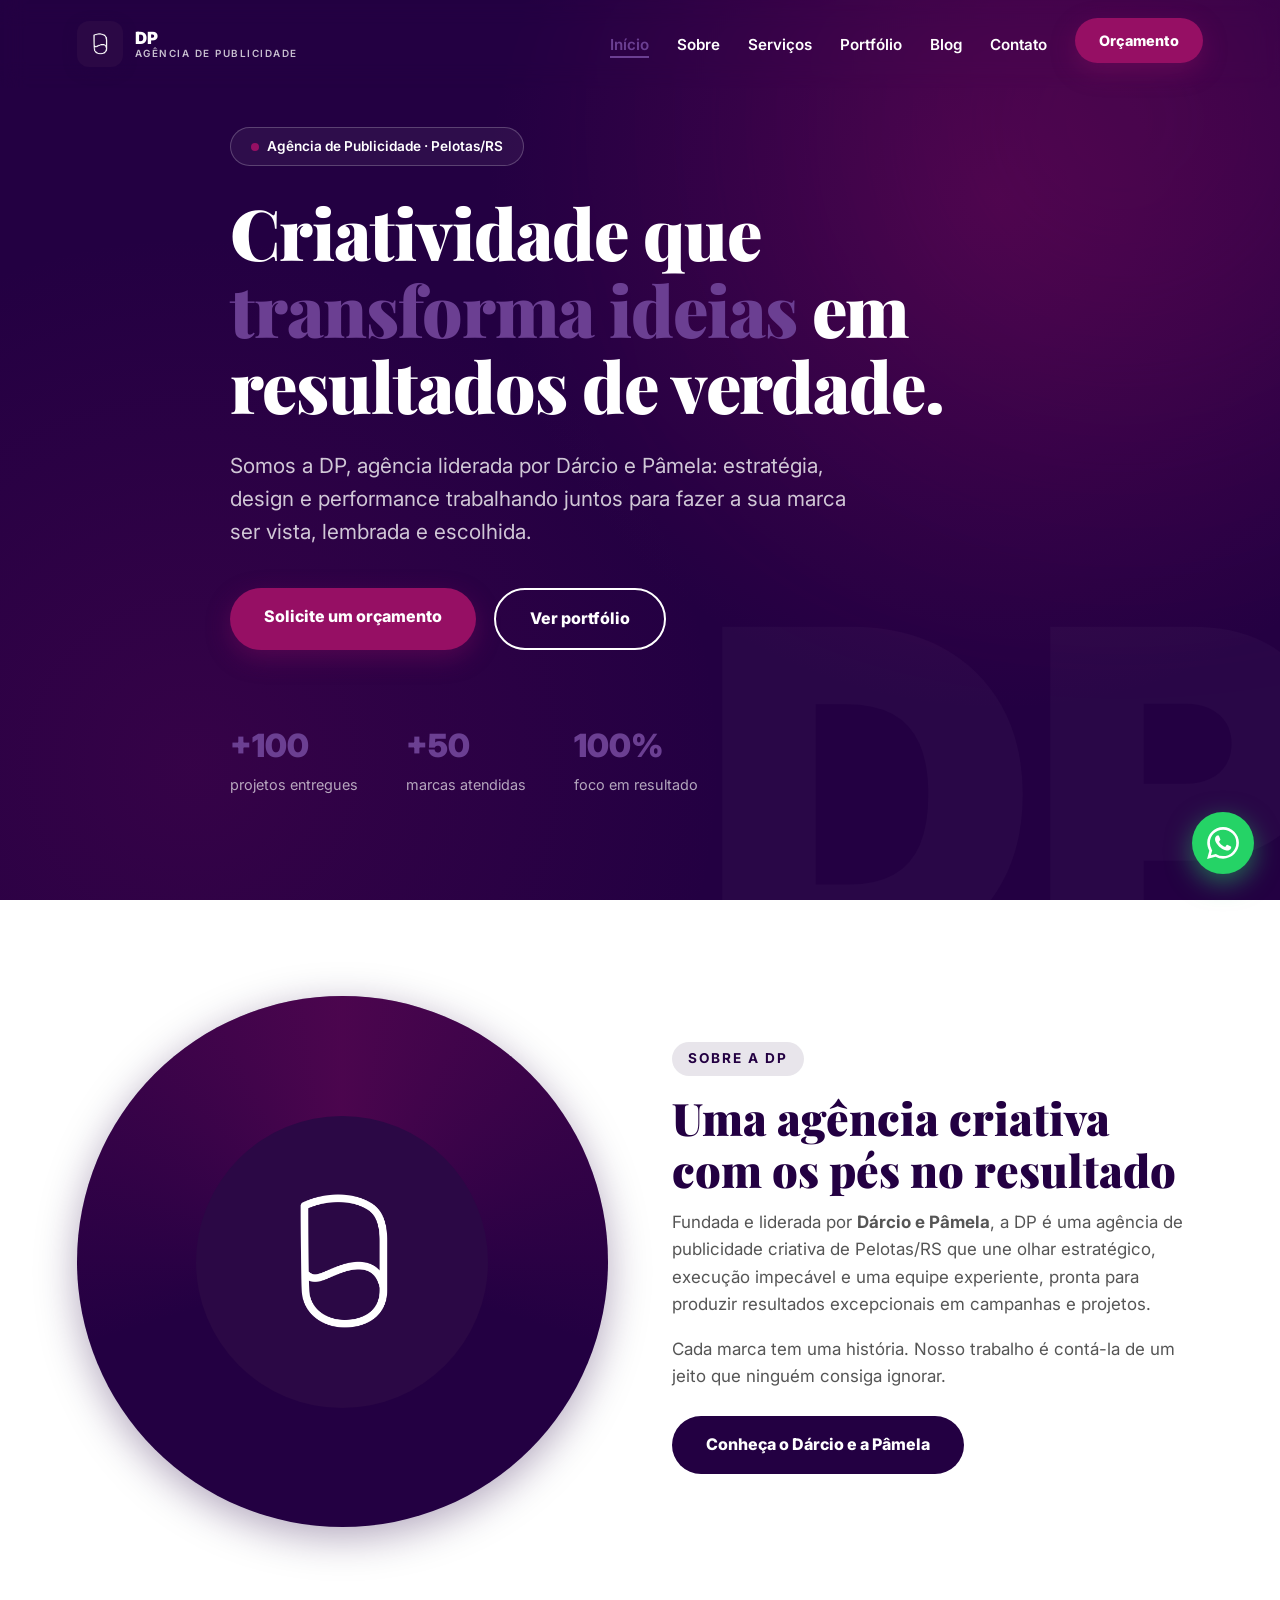
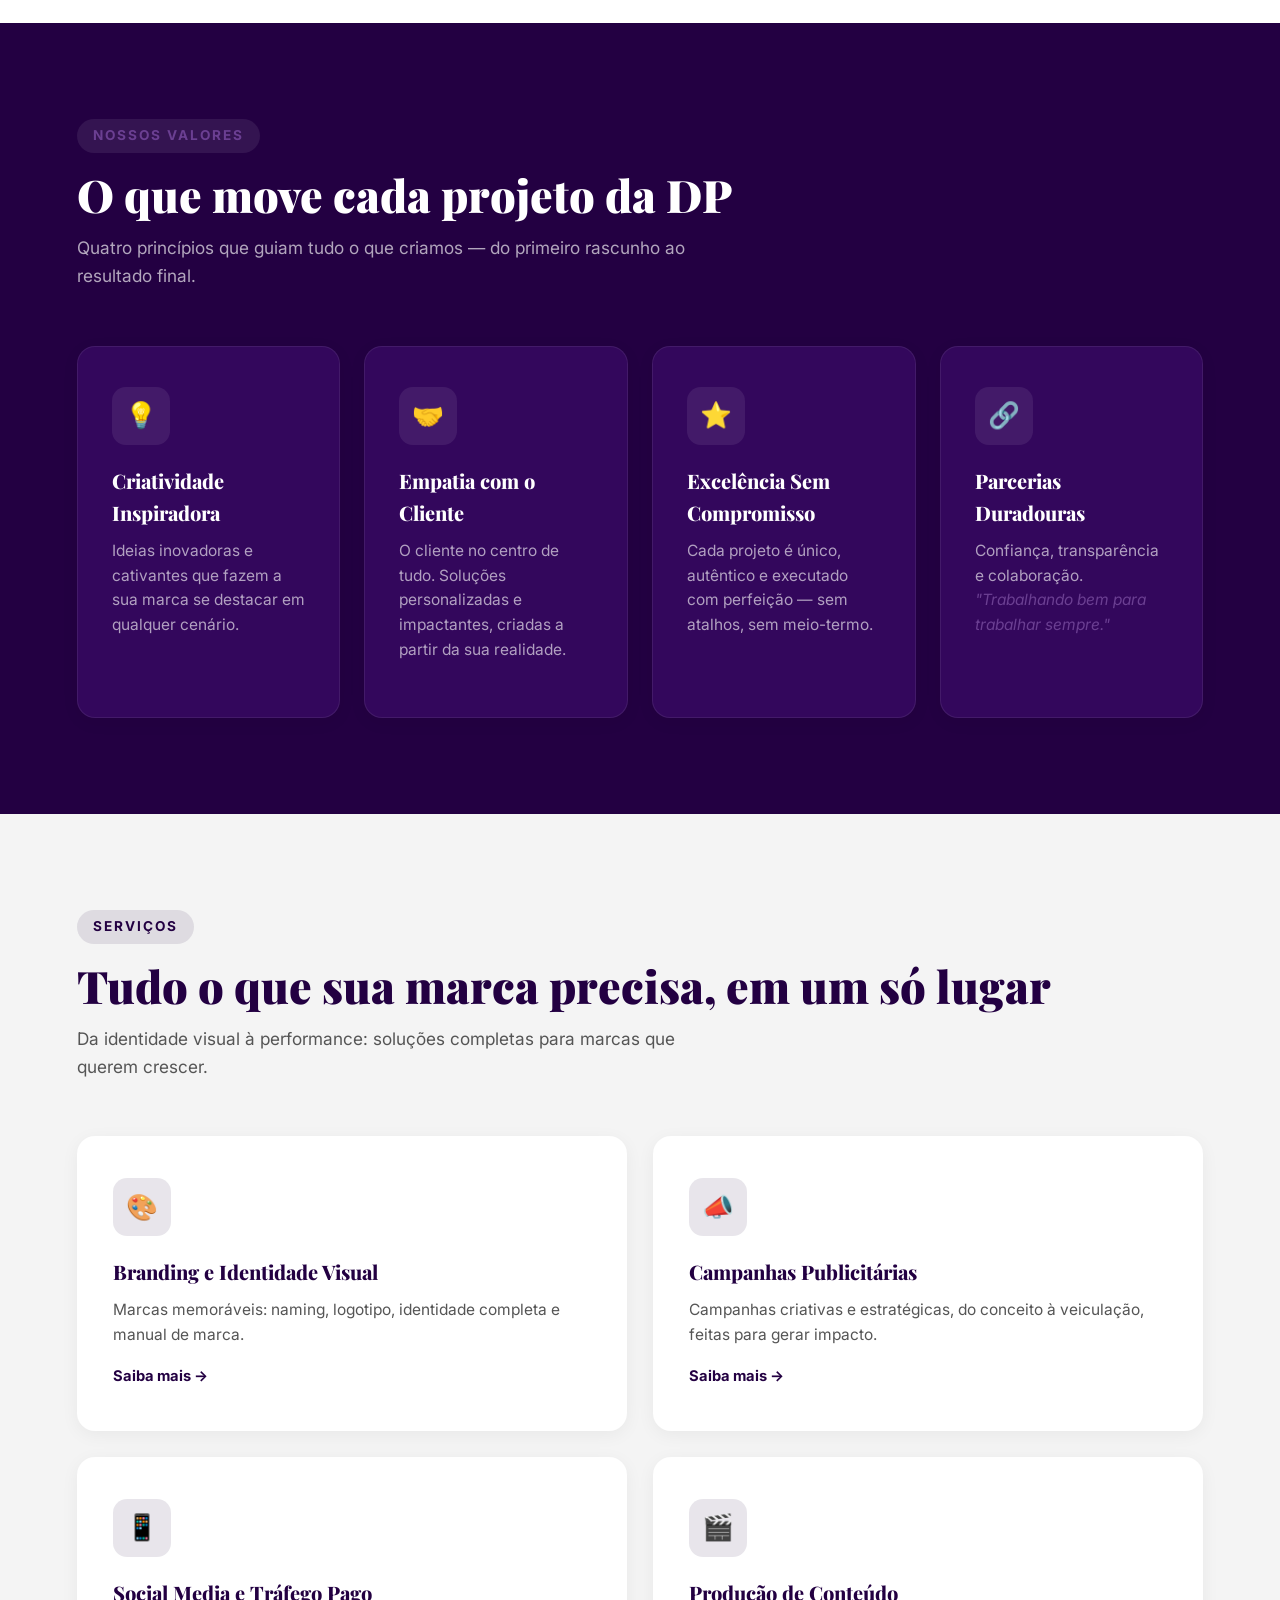
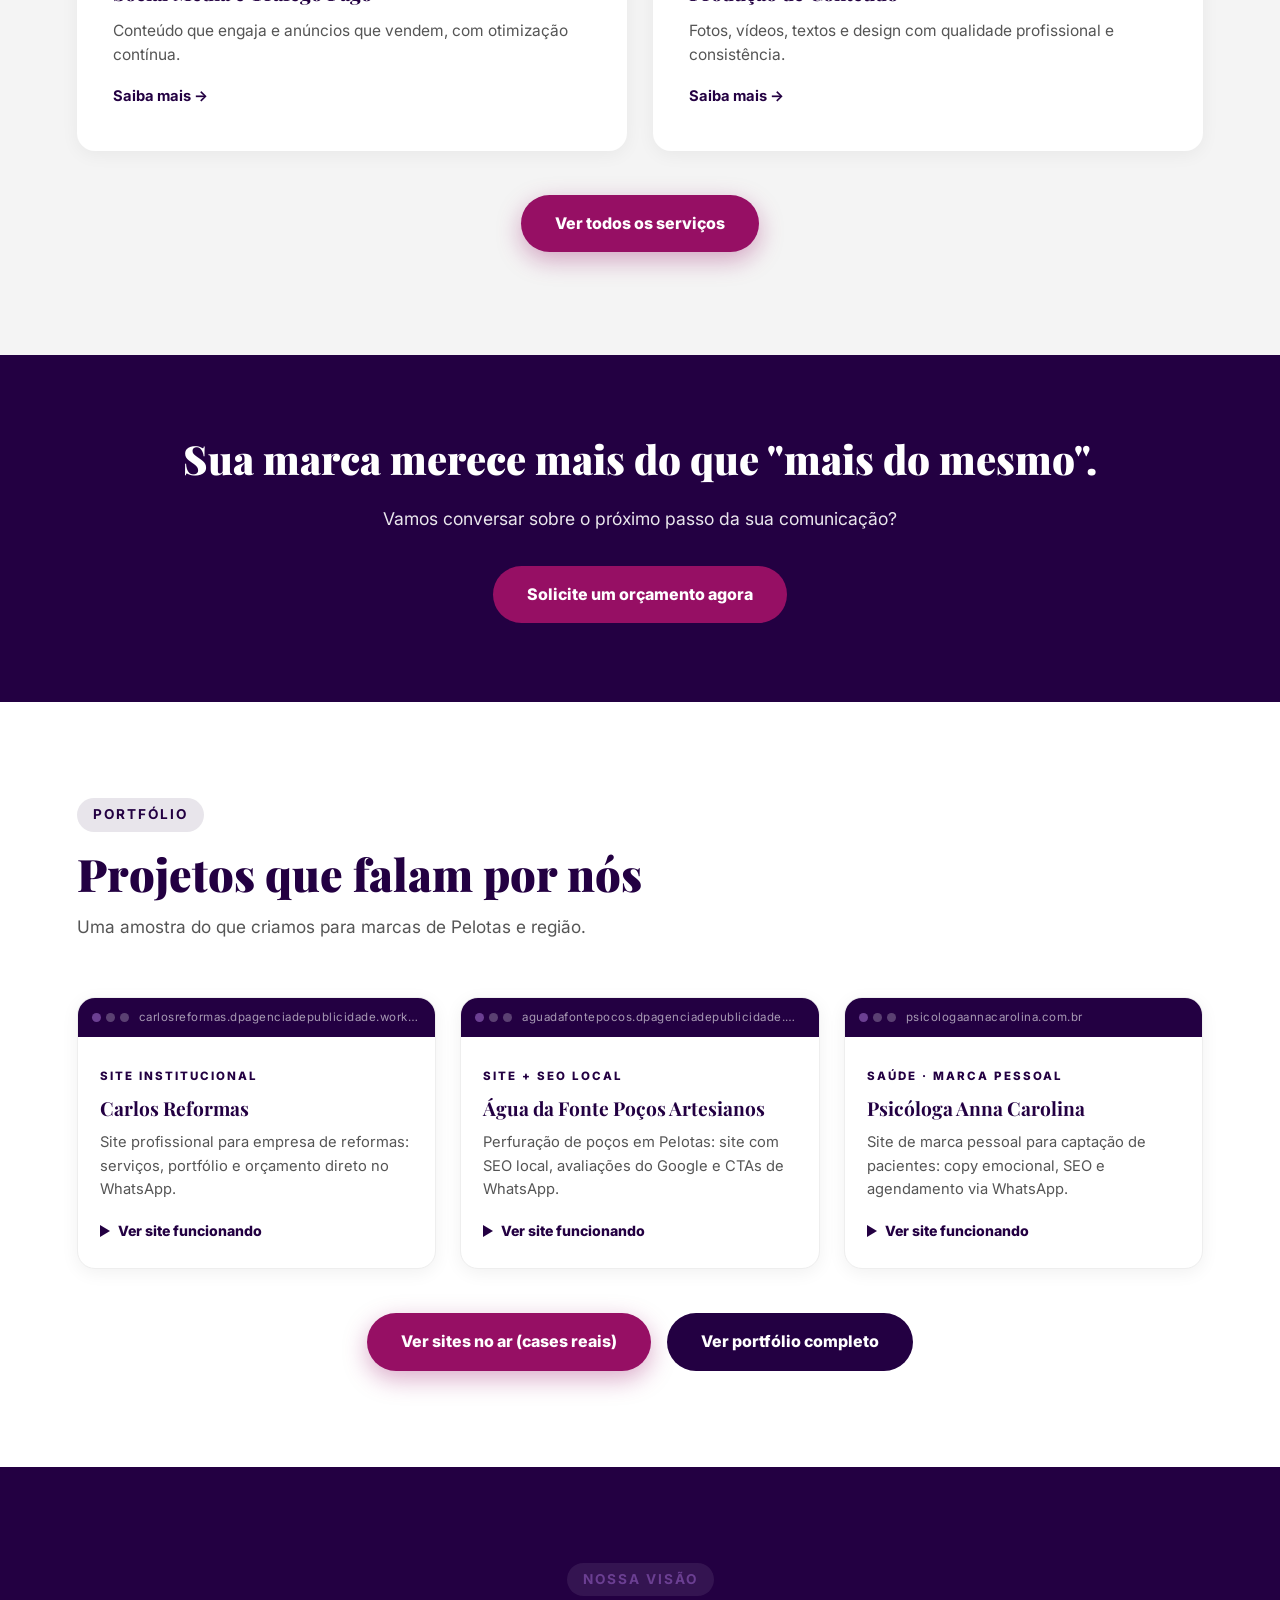
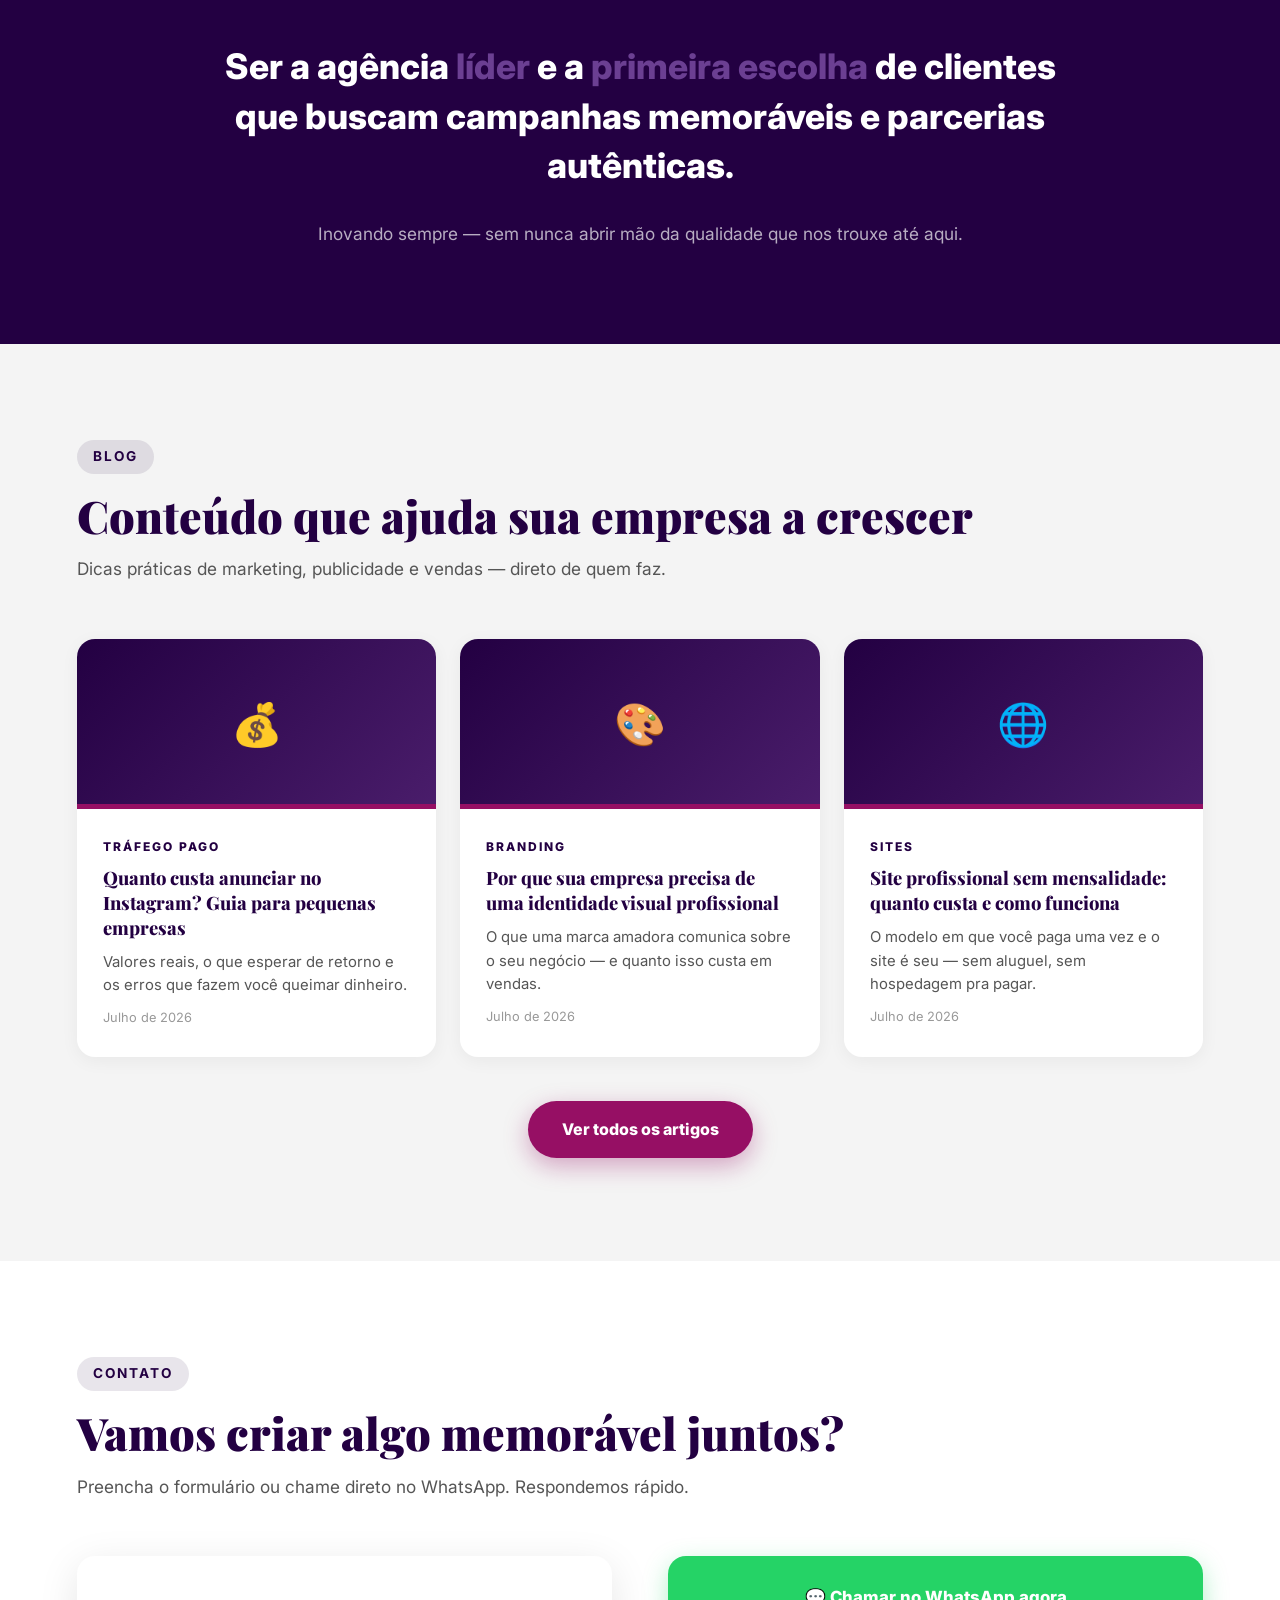
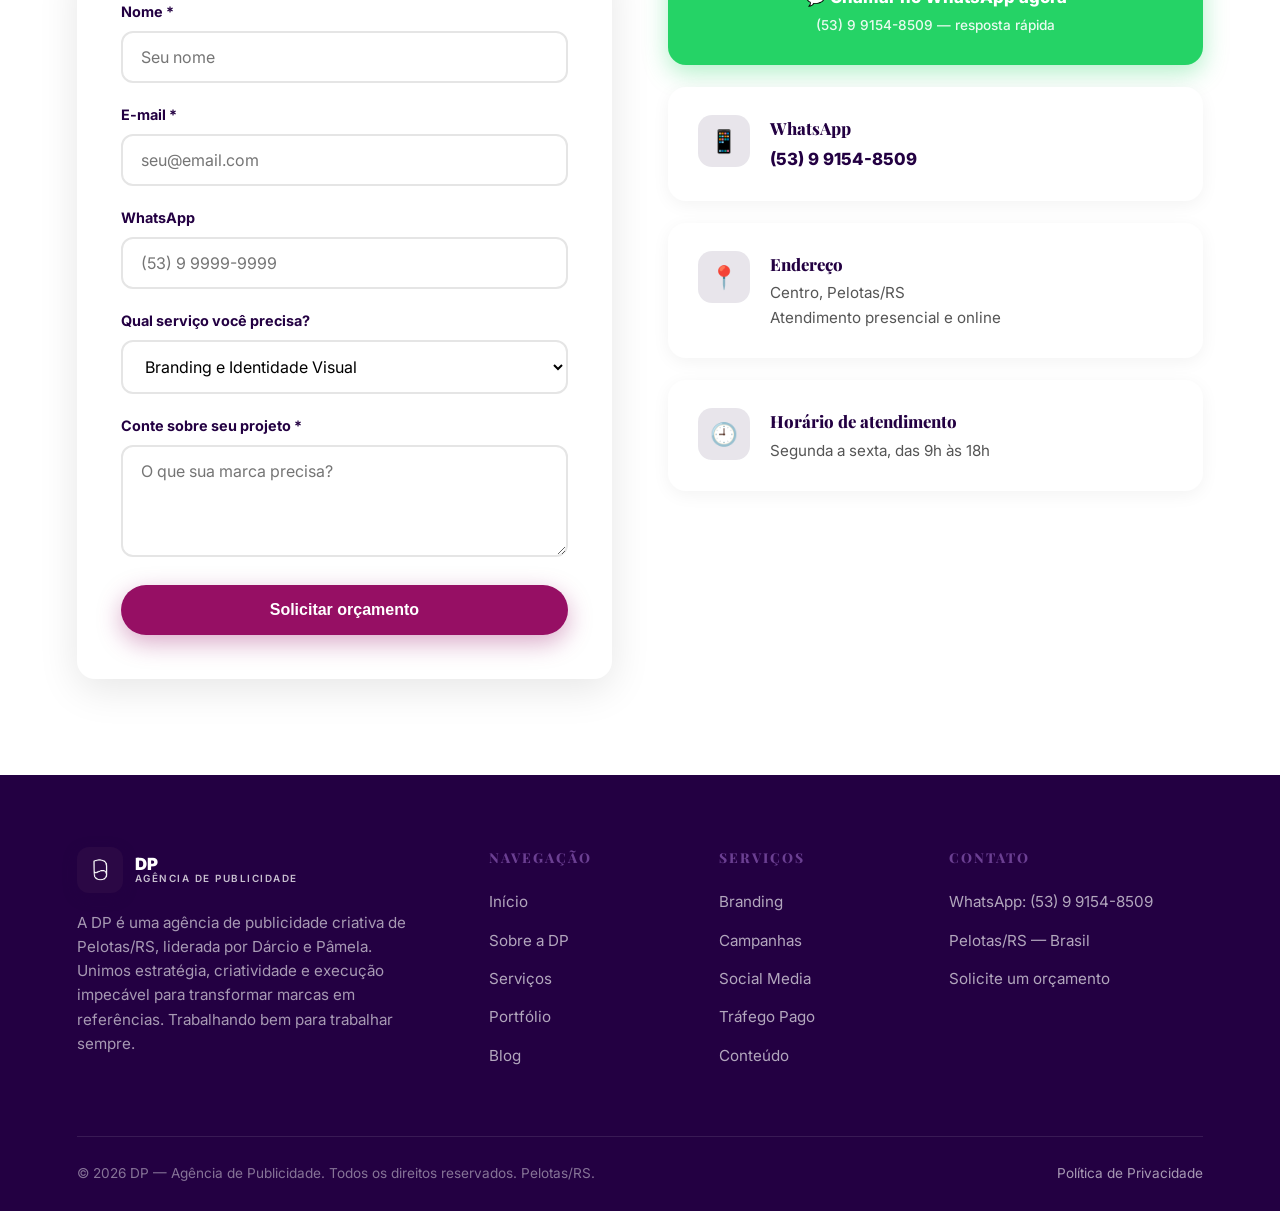
<file: index.html>
<!DOCTYPE html>
<html lang="pt-BR">
<head>
<meta charset="UTF-8">
<meta name="viewport" content="width=device-width, initial-scale=1.0">
<title>DP — Agência de Publicidade em Pelotas/RS | Criatividade que Gera Resultados</title>
<meta name="description" content="A DP é uma agência de publicidade criativa em Pelotas/RS, liderada por Dárcio e Pâmela. Branding, campanhas, social media, tráfego pago e conteúdo. Solicite um orçamento.">
<meta name="keywords" content="agência de publicidade Pelotas, marketing digital Pelotas, branding, tráfego pago, social media, campanhas publicitárias">
<meta name="author" content="DP — Agência de Publicidade">
<meta name="robots" content="index, follow">
<link rel="canonical" href="https://dpagenciadepublicidade-beep.github.io/sitedpagenciadepublicidade/">
<meta property="og:type" content="website">
<meta property="og:title" content="DP — Agência de Publicidade em Pelotas/RS">
<meta property="og:description" content="Criatividade que gera resultados. Branding, campanhas, social media e tráfego pago.">
<meta property="og:image" content="https://dpagenciadepublicidade-beep.github.io/sitedpagenciadepublicidade/img/logo.png">
<meta property="og:locale" content="pt_BR">
<link rel="icon" href="img/logo.png">
<link href="https://fonts.cdnfonts.com/css/hatton" rel="stylesheet">
<link href="https://fonts.googleapis.com/css2?family=Playfair+Display:wght@600;700;800&family=Inter:wght@400;500;600;700&display=swap" rel="stylesheet">
<link rel="stylesheet" href="css/estilo.css">
<script type="application/ld+json">
{"@context":"https://schema.org","@type":"AdvertisingAgency","name":"DP — Agência de Publicidade","description":"Agência de publicidade criativa em Pelotas/RS.","founder":[{"@type":"Person","name":"Dárcio"},{"@type":"Person","name":"Pâmela"}],"address":{"@type":"PostalAddress","addressLocality":"Pelotas","addressRegion":"RS","addressCountry":"BR"},"telephone":"+5553991548509","areaServed":"Pelotas e região"}
</script>
</head>
<body>

<header id="header" class="transparente">
  <a href="index.html" class="logo" aria-label="DP Agência de Publicidade — Início">
    <img src="img/logo.png" alt="Logo DP Agência de Publicidade">
    <span class="logo-text">DP<small>Agência de Publicidade</small></span>
  </a>
  <button class="menu-toggle" id="menuToggle" aria-label="Abrir menu" aria-expanded="false"><span></span><span></span><span></span></button>
  <nav id="nav" aria-label="Navegação principal">
    <ul>
      <li><a href="index.html" class="ativo">Início</a></li>
      <li><a href="sobre.html">Sobre</a></li>
      <li><a href="servicos.html">Serviços</a></li>
      <li><a href="galeria.html">Portfólio</a></li>
      <li><a href="blog.html">Blog</a></li>
      <li><a href="index.html#contato">Contato</a></li>
      <li><a href="https://wa.me/5553991548509?text=Ol%C3%A1!%20Quero%20solicitar%20um%20or%C3%A7amento%20com%20a%20DP." target="_blank" rel="noopener" class="btn btn-roxo">Orçamento</a></li>
    </ul>
  </nav>
</header>

<section class="hero" id="inicio">
  <div class="hero-blob"></div>
  <div class="container">
    <div class="hero-tag reveal visible"><span class="dot"></span> Agência de Publicidade · Pelotas/RS</div>
    <h1 class="reveal visible">Criatividade que <em>transforma ideias</em> em resultados de verdade.</h1>
    <p class="reveal visible delay-1">Somos a DP, agência liderada por Dárcio e Pâmela: estratégia, design e performance trabalhando juntos para fazer a sua marca ser vista, lembrada e escolhida.</p>
    <div class="hero-ctas reveal visible delay-2">
      <a href="https://wa.me/5553991548509?text=Ol%C3%A1!%20Quero%20solicitar%20um%20or%C3%A7amento%20com%20a%20DP." target="_blank" rel="noopener" class="btn btn-roxo">Solicite um orçamento</a>
      <a href="galeria.html" class="btn btn-outline">Ver portfólio</a>
    </div>
    <div class="hero-stats reveal visible delay-3">
      <div><strong>+100</strong><span>projetos entregues</span></div>
      <div><strong>+50</strong><span>marcas atendidas</span></div>
      <div><strong>100%</strong><span>foco em resultado</span></div>
    </div>
  </div>
</section>


<section>
  <div class="container" style="display:grid;grid-template-columns:1fr 1fr;gap:64px;align-items:center" id="sobre-home">
    <div class="reveal-left sobre-circulo">
      <img src="img/logo.png" alt="DP">
    </div>
    <div class="reveal-right">
      <span class="sec-tag">Sobre a DP</span>
      <h2 class="sec-title">Uma agência criativa com os pés no resultado</h2>
      <p style="color:var(--cinza-texto);margin-bottom:18px;font-size:1.06rem">Fundada e liderada por <strong>Dárcio e Pâmela</strong>, a DP é uma agência de publicidade criativa de Pelotas/RS que une olhar estratégico, execução impecável e uma equipe experiente, pronta para produzir resultados excepcionais em campanhas e projetos.</p>
      <p style="color:var(--cinza-texto);margin-bottom:26px;font-size:1.06rem">Cada marca tem uma história. Nosso trabalho é contá-la de um jeito que ninguém consiga ignorar.</p>
      <a href="sobre.html" class="btn btn-preto">Conheça o Dárcio e a Pâmela</a>
    </div>
  </div>
</section>

<section class="fundo-preto">
  <div class="container">
    <span class="sec-tag">Nossos Valores</span>
    <h2 class="sec-title">O que move cada projeto da DP</h2>
    <p class="sec-sub">Quatro princípios que guiam tudo o que criamos — do primeiro rascunho ao resultado final.</p>
    <div class="grid-4">
      <article class="card card-escuro reveal delay-1"><div class="icone">💡</div><h3>Criatividade Inspiradora</h3><p>Ideias inovadoras e cativantes que fazem a sua marca se destacar em qualquer cenário.</p></article>
      <article class="card card-escuro reveal delay-2"><div class="icone">🤝</div><h3>Empatia com o Cliente</h3><p>O cliente no centro de tudo. Soluções personalizadas e impactantes, criadas a partir da sua realidade.</p></article>
      <article class="card card-escuro reveal delay-3"><div class="icone">⭐</div><h3>Excelência Sem Compromisso</h3><p>Cada projeto é único, autêntico e executado com perfeição — sem atalhos, sem meio-termo.</p></article>
      <article class="card card-escuro reveal delay-4"><div class="icone">🔗</div><h3>Parcerias Duradouras</h3><p>Confiança, transparência e colaboração. <em style="color:var(--roxo-claro)">"Trabalhando bem para trabalhar sempre."</em></p></article>
    </div>
  </div>
</section>

<section class="fundo-cinza">
  <div class="container">
    <span class="sec-tag">Serviços</span>
    <h2 class="sec-title">Tudo o que sua marca precisa, em um só lugar</h2>
    <p class="sec-sub">Da identidade visual à performance: soluções completas para marcas que querem crescer.</p>
    <div class="grid-2">
      <article class="card reveal delay-1"><div class="icone">🎨</div><h3>Branding e Identidade Visual</h3><p>Marcas memoráveis: naming, logotipo, identidade completa e manual de marca.</p><a href="servicos.html#branding" class="link-roxo">Saiba mais →</a></article>
      <article class="card reveal delay-2"><div class="icone">📣</div><h3>Campanhas Publicitárias</h3><p>Campanhas criativas e estratégicas, do conceito à veiculação, feitas para gerar impacto.</p><a href="servicos.html#campanhas" class="link-roxo">Saiba mais →</a></article>
      <article class="card reveal delay-3"><div class="icone">📱</div><h3>Social Media e Tráfego Pago</h3><p>Conteúdo que engaja e anúncios que vendem, com otimização contínua.</p><a href="servicos.html#social" class="link-roxo">Saiba mais →</a></article>
      <article class="card reveal delay-4"><div class="icone">🎬</div><h3>Produção de Conteúdo</h3><p>Fotos, vídeos, textos e design com qualidade profissional e consistência.</p><a href="servicos.html#conteudo" class="link-roxo">Saiba mais →</a></article>
    </div>
    <div style="text-align:center;margin-top:44px" class="reveal"><a href="servicos.html" class="btn btn-roxo">Ver todos os serviços</a></div>
  </div>
</section>

<section class="cta-faixa reveal">
  <h2>Sua marca merece mais do que "mais do mesmo".</h2>
  <p>Vamos conversar sobre o próximo passo da sua comunicação?</p>
  <a href="https://wa.me/5553991548509?text=Ol%C3%A1!%20Quero%20solicitar%20um%20or%C3%A7amento%20com%20a%20DP." target="_blank" rel="noopener" class="btn">Solicite um orçamento agora</a>
</section>

<section>
  <div class="container">
    <span class="sec-tag">Portfólio</span>
    <h2 class="sec-title">Projetos que falam por nós</h2>
    <p class="sec-sub">Uma amostra do que criamos para marcas de Pelotas e região.</p>
    <div class="cases-grid">
      <a class="case-item reveal delay-1" href="https://carlosreformas.dpagenciadepublicidade.workers.dev/" target="_blank" rel="noopener">
        <div class="case-browser"><span class="dots"><i></i><i></i><i></i></span><span class="case-url">carlosreformas.dpagenciadepublicidade.workers.dev</span></div>
        <div class="case-body"><span class="case-tag">Site institucional</span><h3>Carlos Reformas</h3><p>Site profissional para empresa de reformas: serviços, portfólio e orçamento direto no WhatsApp.</p><span class="case-play">Ver site funcionando</span></div>
      </a>
      <a class="case-item reveal delay-2" href="https://aguadafontepocos.dpagenciadepublicidade.workers.dev/" target="_blank" rel="noopener">
        <div class="case-browser"><span class="dots"><i></i><i></i><i></i></span><span class="case-url">aguadafontepocos.dpagenciadepublicidade.workers.dev</span></div>
        <div class="case-body"><span class="case-tag">Site + SEO local</span><h3>Água da Fonte Poços Artesianos</h3><p>Perfuração de poços em Pelotas: site com SEO local, avaliações do Google e CTAs de WhatsApp.</p><span class="case-play">Ver site funcionando</span></div>
      </a>
      <a class="case-item reveal delay-3" href="https://psicologaannacarolina.com.br/" target="_blank" rel="noopener">
        <div class="case-browser"><span class="dots"><i></i><i></i><i></i></span><span class="case-url">psicologaannacarolina.com.br</span></div>
        <div class="case-body"><span class="case-tag">Saúde · Marca pessoal</span><h3>Psicóloga Anna Carolina</h3><p>Site de marca pessoal para captação de pacientes: copy emocional, SEO e agendamento via WhatsApp.</p><span class="case-play">Ver site funcionando</span></div>
      </a>
    </div>
    <div style="text-align:center;margin-top:44px;display:flex;gap:16px;justify-content:center;flex-wrap:wrap" class="reveal"><a href="galeria.html#cases" class="btn btn-roxo">Ver sites no ar (cases reais)</a><a href="galeria.html" class="btn btn-preto">Ver portfólio completo</a></div>
  </div>
</section>

<section class="fundo-preto" id="visao">
  <div class="container" style="text-align:center;max-width:860px">
    <span class="sec-tag">Nossa Visão</span>
    <blockquote class="reveal" style="font-size:clamp(1.4rem,3.2vw,2.2rem);font-weight:800;line-height:1.4;margin:30px 0">Ser a agência <em style="font-style:normal;color:var(--roxo-claro)">líder</em> e a <em style="font-style:normal;color:var(--roxo-claro)">primeira escolha</em> de clientes que buscam campanhas memoráveis e parcerias autênticas.</blockquote>
    <p class="reveal delay-1" style="color:rgba(255,255,255,.68);font-size:1.08rem">Inovando sempre — sem nunca abrir mão da qualidade que nos trouxe até aqui.</p>
  </div>
</section>

<section class="fundo-cinza">
  <div class="container">
    <span class="sec-tag">Blog</span>
    <h2 class="sec-title">Conteúdo que ajuda sua empresa a crescer</h2>
    <p class="sec-sub">Dicas práticas de marketing, publicidade e vendas — direto de quem faz.</p>
    <div class="grid-3">
      <article class="post-card reveal delay-1"><a href="blog/post-1.html"><div class="post-capa">💰</div><div class="post-corpo"><span class="cat">Tráfego Pago</span><h3>Quanto custa anunciar no Instagram? Guia para pequenas empresas</h3><p>Valores reais, o que esperar de retorno e os erros que fazem você queimar dinheiro.</p><time>Julho de 2026</time></div></a></article>
      <article class="post-card reveal delay-2"><a href="blog/post-2.html"><div class="post-capa">🎨</div><div class="post-corpo"><span class="cat">Branding</span><h3>Por que sua empresa precisa de uma identidade visual profissional</h3><p>O que uma marca amadora comunica sobre o seu negócio — e quanto isso custa em vendas.</p><time>Julho de 2026</time></div></a></article>
      <article class="post-card reveal delay-3"><a href="blog/post-4.html"><div class="post-capa">🌐</div><div class="post-corpo"><span class="cat">Sites</span><h3>Site profissional sem mensalidade: quanto custa e como funciona</h3><p>O modelo em que você paga uma vez e o site é seu — sem aluguel, sem hospedagem pra pagar.</p><time>Julho de 2026</time></div></a></article>
    </div>
    <div style="text-align:center;margin-top:44px" class="reveal"><a href="blog.html" class="btn btn-roxo">Ver todos os artigos</a></div>
  </div>
</section>

<section id="contato">
  <div class="container">
    <span class="sec-tag">Contato</span>
    <h2 class="sec-title">Vamos criar algo memorável juntos?</h2>
    <p class="sec-sub">Preencha o formulário ou chame direto no WhatsApp. Respondemos rápido.</p>
    <div class="contato-grid">
      <form class="form-card reveal-left" id="formContato">
        <div class="form-grupo"><label for="nome">Nome *</label><input type="text" id="nome" name="nome" placeholder="Seu nome" required></div>
        <div class="form-grupo"><label for="email">E-mail *</label><input type="email" id="email" name="email" placeholder="seu@email.com" required></div>
        <div class="form-grupo"><label for="telefone">WhatsApp</label><input type="tel" id="telefone" name="telefone" placeholder="(53) 9 9999-9999"></div>
        <div class="form-grupo"><label for="servico">Qual serviço você precisa?</label><select id="servico" name="servico"><option>Branding e Identidade Visual</option><option>Campanhas Publicitárias</option><option>Social Media e Tráfego Pago</option><option>Produção de Conteúdo</option><option>Ainda não sei — quero uma consultoria</option></select></div>
        <div class="form-grupo"><label for="mensagem">Conte sobre seu projeto *</label><textarea id="mensagem" name="mensagem" rows="4" placeholder="O que sua marca precisa?" required></textarea></div>
        <button type="submit" class="btn btn-roxo">Solicitar orçamento</button>
      </form>
      <div class="contato-info reveal-right">
        <a class="whats-cta" href="https://wa.me/5553991548509?text=Ol%C3%A1!%20Quero%20solicitar%20um%20or%C3%A7amento%20com%20a%20DP." target="_blank" rel="noopener">💬 Chamar no WhatsApp agora<small>(53) 9 9154-8509 — resposta rápida</small></a>
        <div class="info-card"><div class="info-icone">📱</div><div><h3>WhatsApp</h3><a class="whats-link" href="https://wa.me/5553991548509" target="_blank" rel="noopener">(53) 9 9154-8509</a></div></div>
        <div class="info-card"><div class="info-icone">📍</div><div><h3>Endereço</h3><p>Centro, Pelotas/RS<br>Atendimento presencial e online</p></div></div>
        <div class="info-card"><div class="info-icone">🕘</div><div><h3>Horário de atendimento</h3><p>Segunda a sexta, das 9h às 18h</p></div></div>
      </div>
    </div>
  </div>
</section>

<footer>
  <div class="footer-grid">
    <div class="footer-sobre">
      <a href="index.html" class="logo"><img src="img/logo.png" alt="Logo DP"><span class="logo-text">DP<small>Agência de Publicidade</small></span></a>
      <p>A DP é uma agência de publicidade criativa de Pelotas/RS, liderada por Dárcio e Pâmela. Unimos estratégia, criatividade e execução impecável para transformar marcas em referências. Trabalhando bem para trabalhar sempre.</p>
    </div>
    <div class="footer-col"><h4>Navegação</h4><ul><li><a href="index.html">Início</a></li><li><a href="sobre.html">Sobre a DP</a></li><li><a href="servicos.html">Serviços</a></li><li><a href="galeria.html">Portfólio</a></li><li><a href="blog.html">Blog</a></li></ul></div>
    <div class="footer-col"><h4>Serviços</h4><ul><li><a href="servicos.html#branding">Branding</a></li><li><a href="servicos.html#campanhas">Campanhas</a></li><li><a href="servicos.html#social">Social Media</a></li><li><a href="servicos.html#social">Tráfego Pago</a></li><li><a href="servicos.html#conteudo">Conteúdo</a></li></ul></div>
    <div class="footer-col"><h4>Contato</h4><ul><li><a href="https://wa.me/5553991548509" target="_blank" rel="noopener">WhatsApp: (53) 9 9154-8509</a></li><li><a href="index.html#contato">Pelotas/RS — Brasil</a></li><li><a href="https://wa.me/5553991548509?text=Ol%C3%A1!%20Quero%20solicitar%20um%20or%C3%A7amento%20com%20a%20DP." target="_blank" rel="noopener">Solicite um orçamento</a></li></ul></div>
  </div>
  <div class="footer-base">
    <p>© 2026 DP — Agência de Publicidade. Todos os direitos reservados. Pelotas/RS.</p>
    <a href="privacidade.html">Política de Privacidade</a>
  </div>
</footer>

<a class="whats-float" href="https://wa.me/5553991548509?text=Ol%C3%A1!%20Quero%20solicitar%20um%20or%C3%A7amento%20com%20a%20DP." target="_blank" rel="noopener" aria-label="Falar com a DP no WhatsApp">
  <svg viewBox="0 0 24 24"><path d="M17.5 14.4c-.3-.15-1.76-.87-2.03-.97-.27-.1-.47-.15-.67.15-.2.3-.77.97-.94 1.17-.17.2-.35.22-.65.07-.3-.15-1.26-.46-2.4-1.48-.89-.79-1.48-1.77-1.66-2.07-.17-.3-.02-.46.13-.61.14-.13.3-.35.45-.52.15-.17.2-.3.3-.5.1-.2.05-.37-.02-.52-.08-.15-.67-1.62-.92-2.22-.24-.58-.49-.5-.67-.51h-.57c-.2 0-.52.07-.8.37-.27.3-1.04 1.02-1.04 2.5 0 1.47 1.07 2.9 1.22 3.1.15.2 2.1 3.2 5.1 4.49.71.3 1.27.49 1.7.63.72.23 1.37.2 1.88.12.58-.09 1.76-.72 2-1.42.25-.7.25-1.29.18-1.42-.08-.12-.28-.2-.58-.35M12.05 21.79h-.01a9.87 9.87 0 0 1-5.03-1.38l-.36-.21-3.74.98 1-3.65-.24-.37a9.85 9.85 0 0 1-1.51-5.26c0-5.45 4.44-9.88 9.9-9.88a9.83 9.83 0 0 1 7 2.9 9.83 9.83 0 0 1 2.89 7c0 5.45-4.44 9.87-9.9 9.87M20.47 3.55A11.8 11.8 0 0 0 12.05 0C5.5 0 .16 5.33.16 11.89c0 2.1.55 4.14 1.59 5.94L.06 24l6.32-1.66a11.9 11.9 0 0 0 5.67 1.44h.01c6.55 0 11.89-5.33 11.89-11.88 0-3.18-1.24-6.16-3.48-8.35"/></svg>
</a>

<script src="js/main.js"></script>
<script>
const header=document.getElementById('header');
window.addEventListener('scroll',()=>{header.classList.toggle('transparente',window.scrollY<=60);});
</script>
</body>
</html>
</file>
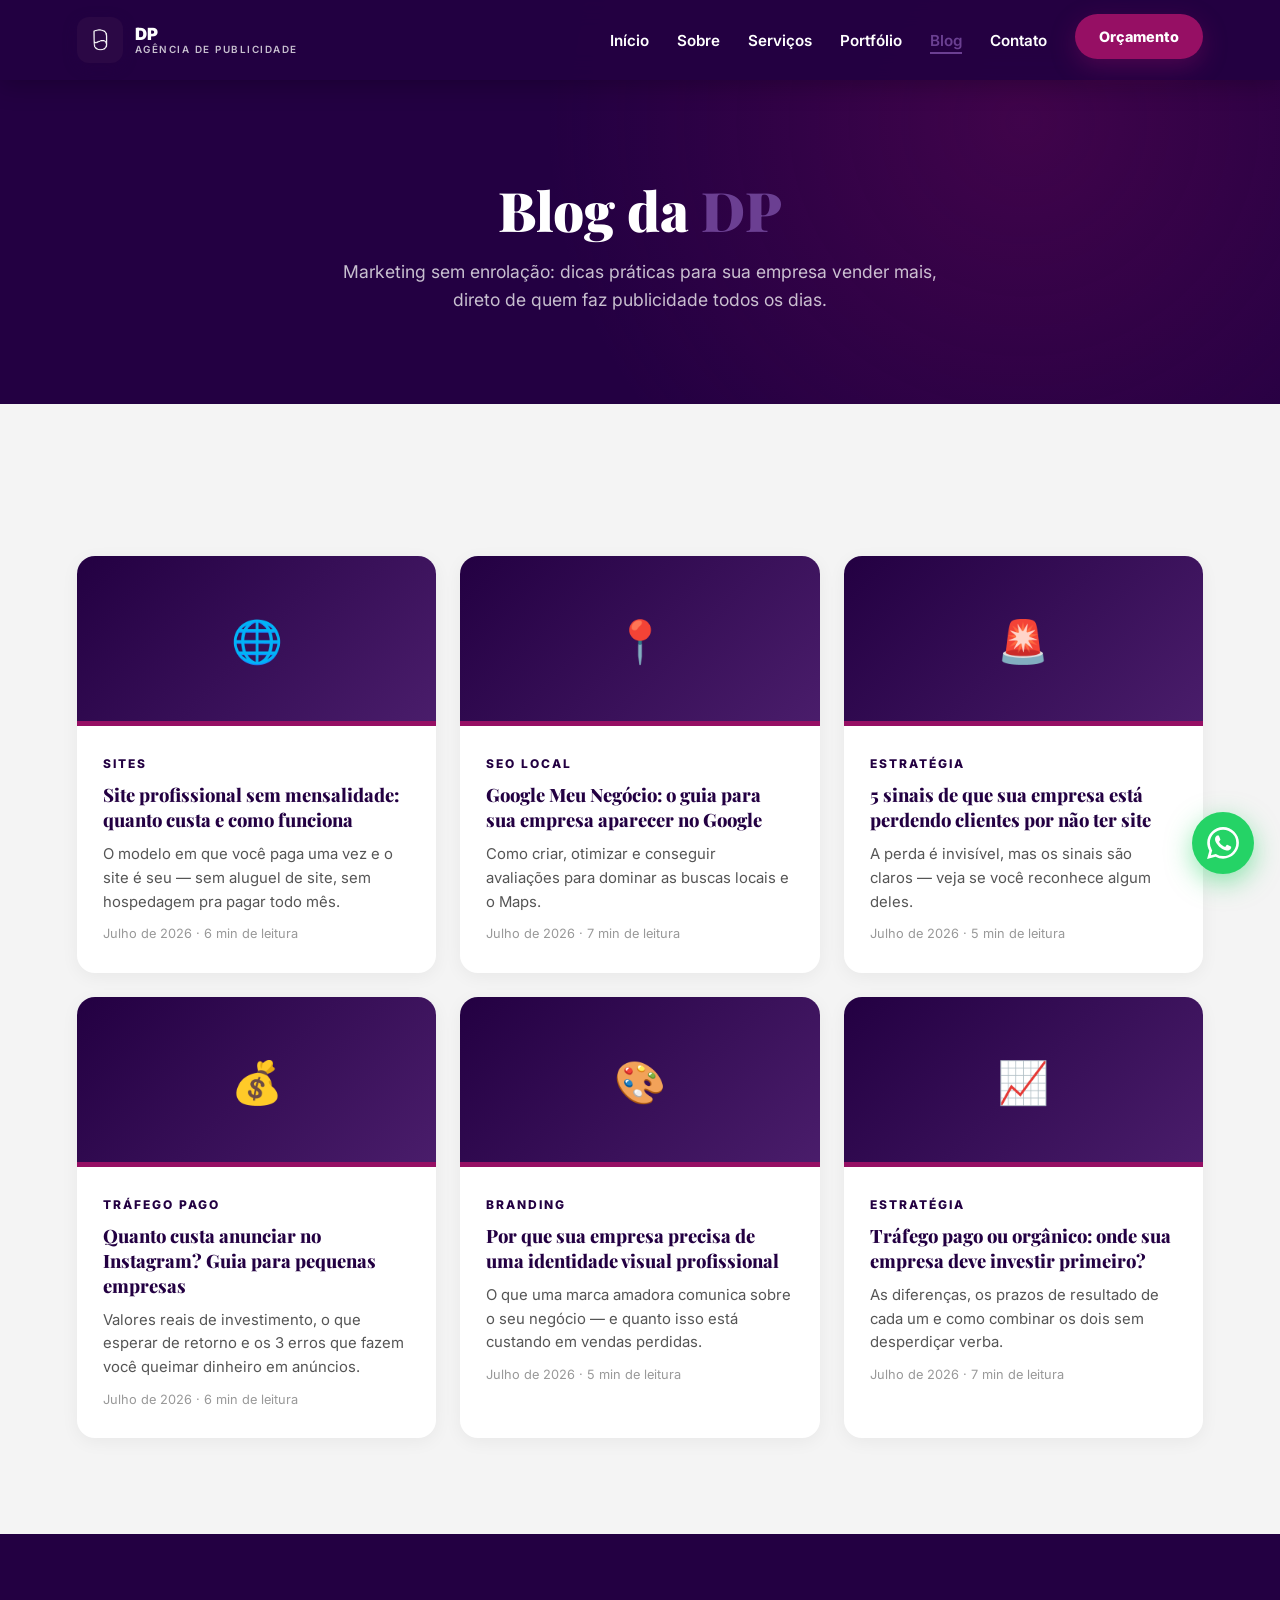
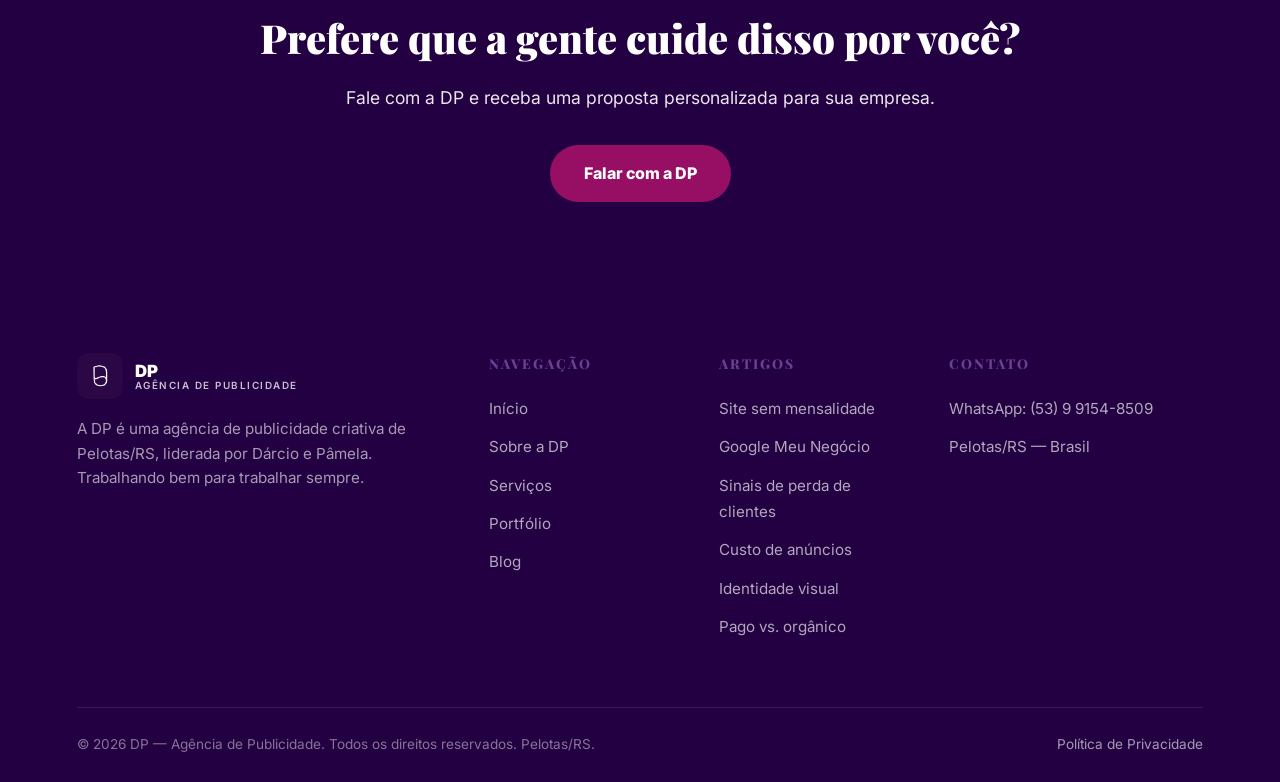
<file: blog.html>
<!DOCTYPE html>
<html lang="pt-BR">
<head>
<meta charset="UTF-8">
<meta name="viewport" content="width=device-width, initial-scale=1.0">
<title>Blog | DP — Agência de Publicidade em Pelotas/RS</title>
<meta name="description" content="Dicas práticas de marketing, publicidade, branding e tráfego pago para empresas de Pelotas e região — pelo blog da DP Agência de Publicidade.">
<meta name="robots" content="index, follow">
<link rel="canonical" href="https://dpagenciadepublicidade-beep.github.io/sitedpagenciadepublicidade/blog.html">
<link rel="icon" href="img/logo.png">
<link href="https://fonts.cdnfonts.com/css/hatton" rel="stylesheet">
<link href="https://fonts.googleapis.com/css2?family=Playfair+Display:wght@600;700;800&family=Inter:wght@400;500;600;700&display=swap" rel="stylesheet">
<link rel="stylesheet" href="css/estilo.css">
</head>
<body>

<header id="header">
  <a href="index.html" class="logo"><img src="img/logo.png" alt="Logo DP"><span class="logo-text">DP<small>Agência de Publicidade</small></span></a>
  <button class="menu-toggle" id="menuToggle" aria-label="Abrir menu" aria-expanded="false"><span></span><span></span><span></span></button>
  <nav id="nav">
    <ul>
      <li><a href="index.html">Início</a></li>
      <li><a href="sobre.html">Sobre</a></li>
      <li><a href="servicos.html">Serviços</a></li>
      <li><a href="galeria.html">Portfólio</a></li>
      <li><a href="blog.html" class="ativo">Blog</a></li>
      <li><a href="index.html#contato">Contato</a></li>
      <li><a href="https://wa.me/5553991548509?text=Ol%C3%A1!%20Quero%20solicitar%20um%20or%C3%A7amento%20com%20a%20DP." target="_blank" rel="noopener" class="btn btn-roxo">Orçamento</a></li>
    </ul>
  </nav>
</header>

<div class="page-hero">
  <h1>Blog da <em>DP</em></h1>
  <p>Marketing sem enrolação: dicas práticas para sua empresa vender mais, direto de quem faz publicidade todos os dias.</p>
</div>

<section class="fundo-cinza">
  <div class="container">
    <div class="grid-3">
      <article class="post-card reveal delay-1"><a href="blog/post-4.html"><div class="post-capa">🌐</div><div class="post-corpo"><span class="cat">Sites</span><h3>Site profissional sem mensalidade: quanto custa e como funciona</h3><p>O modelo em que você paga uma vez e o site é seu — sem aluguel de site, sem hospedagem pra pagar todo mês.</p><time>Julho de 2026 · 6 min de leitura</time></div></a></article>
      <article class="post-card reveal delay-2"><a href="blog/post-5.html"><div class="post-capa">📍</div><div class="post-corpo"><span class="cat">SEO Local</span><h3>Google Meu Negócio: o guia para sua empresa aparecer no Google</h3><p>Como criar, otimizar e conseguir avaliações para dominar as buscas locais e o Maps.</p><time>Julho de 2026 · 7 min de leitura</time></div></a></article>
      <article class="post-card reveal delay-3"><a href="blog/post-6.html"><div class="post-capa">🚨</div><div class="post-corpo"><span class="cat">Estratégia</span><h3>5 sinais de que sua empresa está perdendo clientes por não ter site</h3><p>A perda é invisível, mas os sinais são claros — veja se você reconhece algum deles.</p><time>Julho de 2026 · 5 min de leitura</time></div></a></article>
      <article class="post-card reveal delay-1"><a href="blog/post-1.html"><div class="post-capa">💰</div><div class="post-corpo"><span class="cat">Tráfego Pago</span><h3>Quanto custa anunciar no Instagram? Guia para pequenas empresas</h3><p>Valores reais de investimento, o que esperar de retorno e os 3 erros que fazem você queimar dinheiro em anúncios.</p><time>Julho de 2026 · 6 min de leitura</time></div></a></article>
      <article class="post-card reveal delay-2"><a href="blog/post-2.html"><div class="post-capa">🎨</div><div class="post-corpo"><span class="cat">Branding</span><h3>Por que sua empresa precisa de uma identidade visual profissional</h3><p>O que uma marca amadora comunica sobre o seu negócio — e quanto isso está custando em vendas perdidas.</p><time>Julho de 2026 · 5 min de leitura</time></div></a></article>
      <article class="post-card reveal delay-3"><a href="blog/post-3.html"><div class="post-capa">📈</div><div class="post-corpo"><span class="cat">Estratégia</span><h3>Tráfego pago ou orgânico: onde sua empresa deve investir primeiro?</h3><p>As diferenças, os prazos de resultado de cada um e como combinar os dois sem desperdiçar verba.</p><time>Julho de 2026 · 7 min de leitura</time></div></a></article>
    </div>
  </div>
</section>

<section class="cta-faixa reveal">
  <h2>Prefere que a gente cuide disso por você?</h2>
  <p>Fale com a DP e receba uma proposta personalizada para sua empresa.</p>
  <a href="https://wa.me/5553991548509?text=Ol%C3%A1!%20Li%20o%20blog%20da%20DP%20e%20quero%20uma%20proposta." target="_blank" rel="noopener" class="btn">Falar com a DP</a>
</section>

<footer>
  <div class="footer-grid">
    <div class="footer-sobre">
      <a href="index.html" class="logo"><img src="img/logo.png" alt="Logo DP"><span class="logo-text">DP<small>Agência de Publicidade</small></span></a>
      <p>A DP é uma agência de publicidade criativa de Pelotas/RS, liderada por Dárcio e Pâmela. Trabalhando bem para trabalhar sempre.</p>
    </div>
    <div class="footer-col"><h4>Navegação</h4><ul><li><a href="index.html">Início</a></li><li><a href="sobre.html">Sobre a DP</a></li><li><a href="servicos.html">Serviços</a></li><li><a href="galeria.html">Portfólio</a></li><li><a href="blog.html">Blog</a></li></ul></div>
    <div class="footer-col"><h4>Artigos</h4><ul><li><a href="blog/post-4.html">Site sem mensalidade</a></li><li><a href="blog/post-5.html">Google Meu Negócio</a></li><li><a href="blog/post-6.html">Sinais de perda de clientes</a></li><li><a href="blog/post-1.html">Custo de anúncios</a></li><li><a href="blog/post-2.html">Identidade visual</a></li><li><a href="blog/post-3.html">Pago vs. orgânico</a></li></ul></div>
    <div class="footer-col"><h4>Contato</h4><ul><li><a href="https://wa.me/5553991548509" target="_blank" rel="noopener">WhatsApp: (53) 9 9154-8509</a></li><li><a href="index.html#contato">Pelotas/RS — Brasil</a></li></ul></div>
  </div>
  <div class="footer-base">
    <p>© 2026 DP — Agência de Publicidade. Todos os direitos reservados. Pelotas/RS.</p>
    <a href="privacidade.html">Política de Privacidade</a>
  </div>
</footer>

<a class="whats-float" href="https://wa.me/5553991548509?text=Ol%C3%A1!%20Quero%20solicitar%20um%20or%C3%A7amento%20com%20a%20DP." target="_blank" rel="noopener" aria-label="WhatsApp"><svg viewBox="0 0 24 24"><path d="M17.5 14.4c-.3-.15-1.76-.87-2.03-.97-.27-.1-.47-.15-.67.15-.2.3-.77.97-.94 1.17-.17.2-.35.22-.65.07-.3-.15-1.26-.46-2.4-1.48-.89-.79-1.48-1.77-1.66-2.07-.17-.3-.02-.46.13-.61.14-.13.3-.35.45-.52.15-.17.2-.3.3-.5.1-.2.05-.37-.02-.52-.08-.15-.67-1.62-.92-2.22-.24-.58-.49-.5-.67-.51h-.57c-.2 0-.52.07-.8.37-.27.3-1.04 1.02-1.04 2.5 0 1.47 1.07 2.9 1.22 3.1.15.2 2.1 3.2 5.1 4.49.71.3 1.27.49 1.7.63.72.23 1.37.2 1.88.12.58-.09 1.76-.72 2-1.42.25-.7.25-1.29.18-1.42-.08-.12-.28-.2-.58-.35M12.05 21.79h-.01a9.87 9.87 0 0 1-5.03-1.38l-.36-.21-3.74.98 1-3.65-.24-.37a9.85 9.85 0 0 1-1.51-5.26c0-5.45 4.44-9.88 9.9-9.88a9.83 9.83 0 0 1 7 2.9 9.83 9.83 0 0 1 2.89 7c0 5.45-4.44 9.87-9.9 9.87M20.47 3.55A11.8 11.8 0 0 0 12.05 0C5.5 0 .16 5.33.16 11.89c0 2.1.55 4.14 1.59 5.94L.06 24l6.32-1.66a11.9 11.9 0 0 0 5.67 1.44h.01c6.55 0 11.89-5.33 11.89-11.88 0-3.18-1.24-6.16-3.48-8.35"/></svg></a>

<script src="js/main.js"></script>
</body>
</html>
</file>
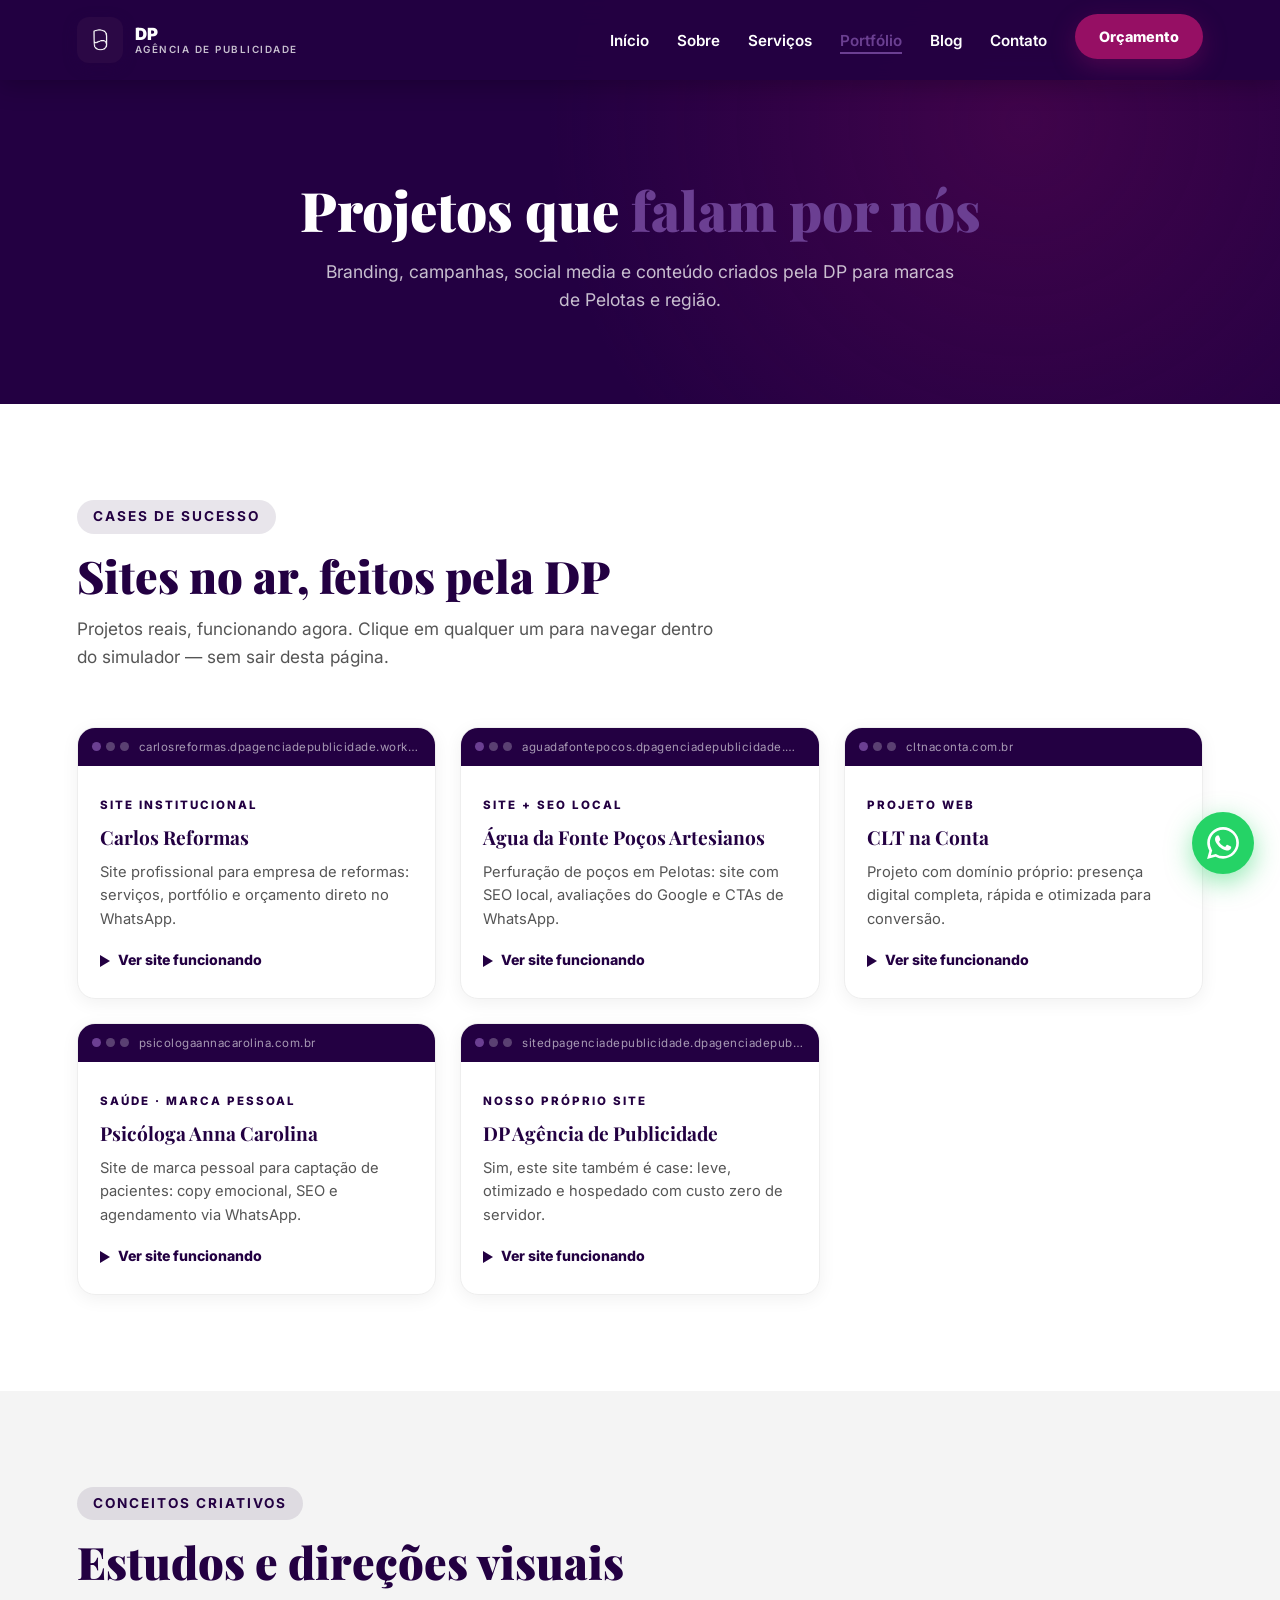
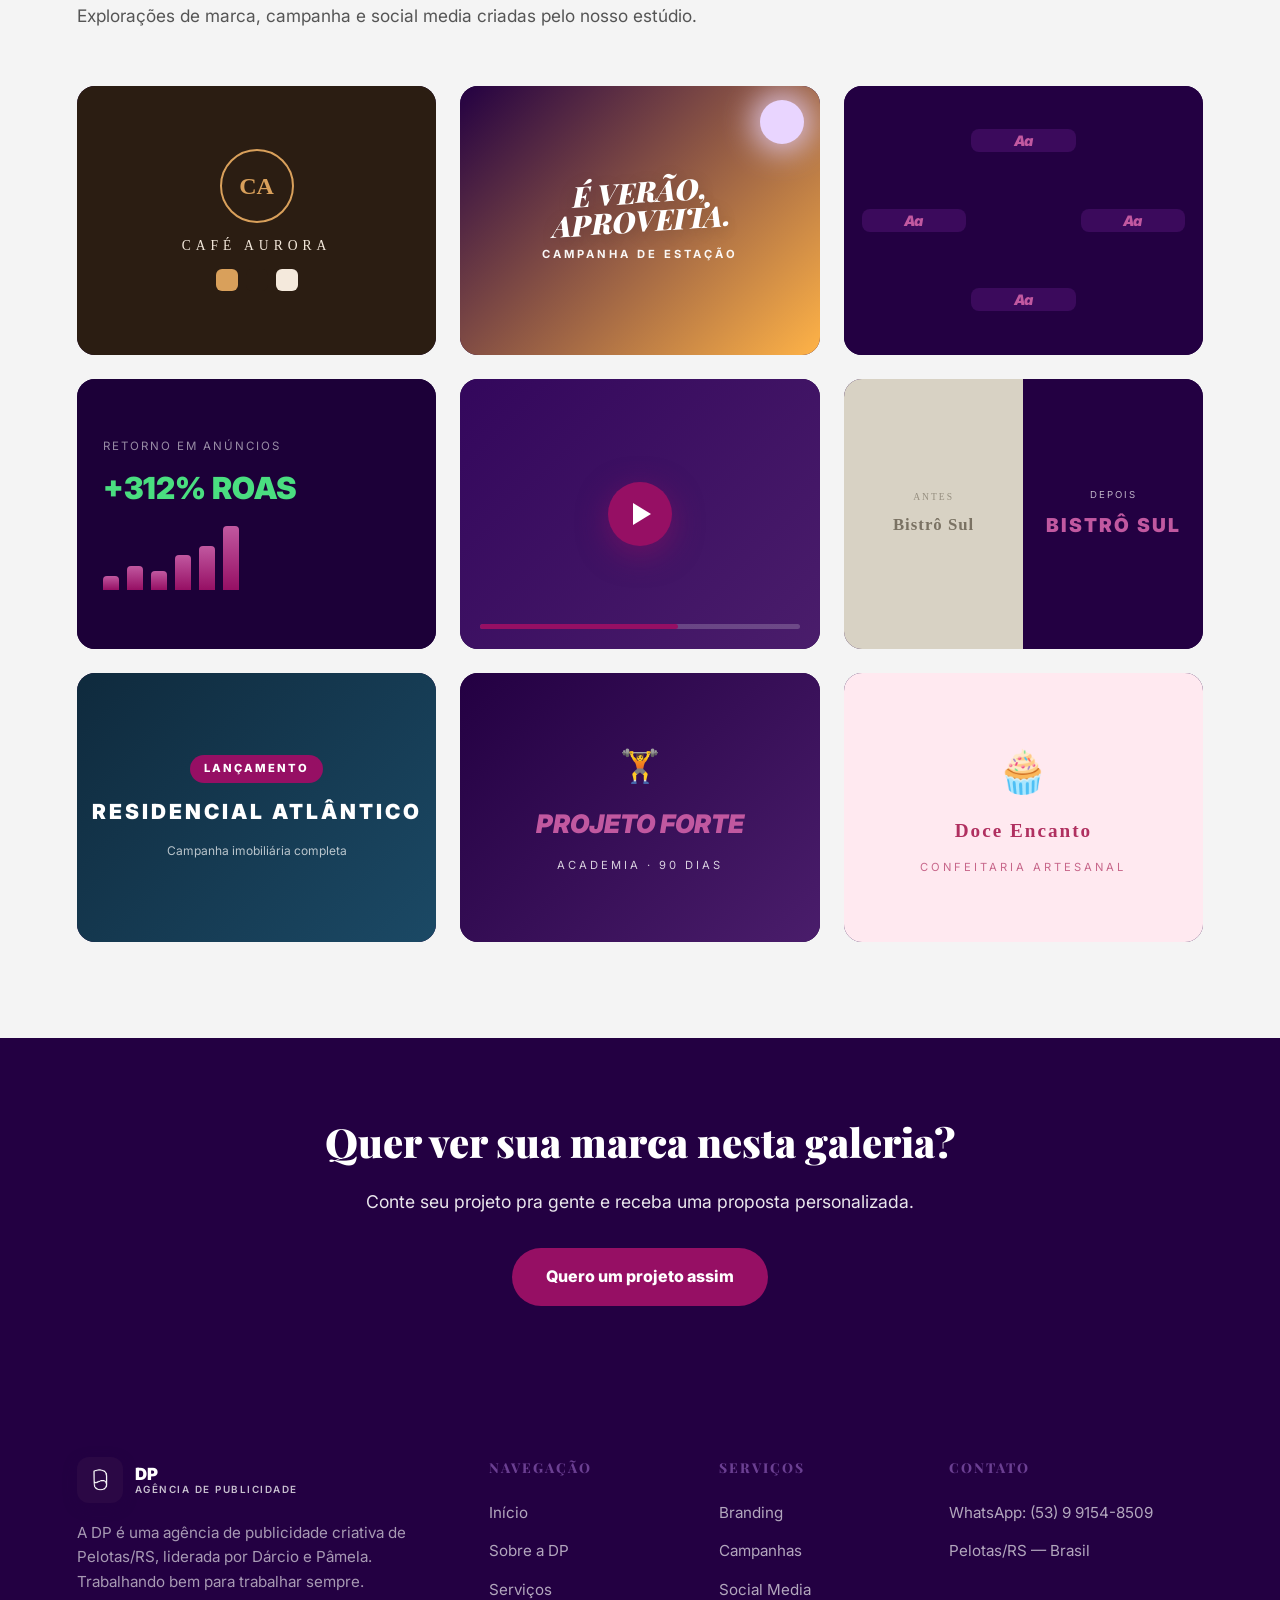
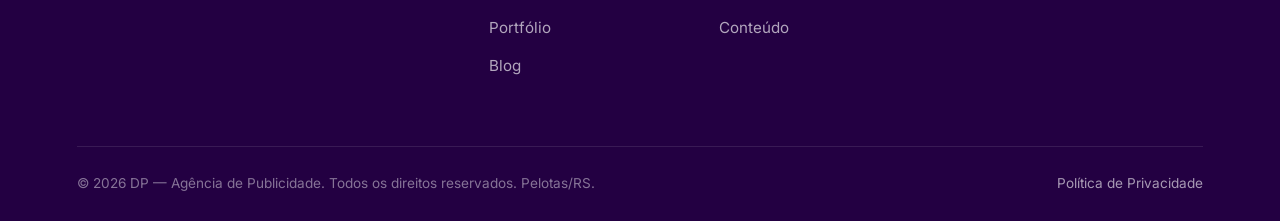
<file: galeria.html>
<!DOCTYPE html>
<html lang="pt-BR">
<head>
<meta charset="UTF-8">
<meta name="viewport" content="width=device-width, initial-scale=1.0">
<title>Portfólio | DP — Agência de Publicidade em Pelotas/RS</title>
<meta name="description" content="Conheça os projetos da DP Agência de Publicidade: branding, campanhas, social media, tráfego pago e produção de conteúdo para marcas de Pelotas e região.">
<meta name="robots" content="index, follow">
<link rel="canonical" href="https://dpagenciadepublicidade-beep.github.io/sitedpagenciadepublicidade/galeria.html">
<link rel="icon" href="img/logo.png">
<link href="https://fonts.cdnfonts.com/css/hatton" rel="stylesheet">
<link href="https://fonts.googleapis.com/css2?family=Playfair+Display:wght@600;700;800&family=Inter:wght@400;500;600;700&display=swap" rel="stylesheet">
<link rel="stylesheet" href="css/estilo.css">
</head>
<body>

<header id="header">
  <a href="index.html" class="logo"><img src="img/logo.png" alt="Logo DP"><span class="logo-text">DP<small>Agência de Publicidade</small></span></a>
  <button class="menu-toggle" id="menuToggle" aria-label="Abrir menu" aria-expanded="false"><span></span><span></span><span></span></button>
  <nav id="nav">
    <ul>
      <li><a href="index.html">Início</a></li>
      <li><a href="sobre.html">Sobre</a></li>
      <li><a href="servicos.html">Serviços</a></li>
      <li><a href="galeria.html" class="ativo">Portfólio</a></li>
      <li><a href="blog.html">Blog</a></li>
      <li><a href="index.html#contato">Contato</a></li>
      <li><a href="https://wa.me/5553991548509?text=Ol%C3%A1!%20Quero%20solicitar%20um%20or%C3%A7amento%20com%20a%20DP." target="_blank" rel="noopener" class="btn btn-roxo">Orçamento</a></li>
    </ul>
  </nav>
</header>

<div class="page-hero">
  <h1>Projetos que <em>falam por nós</em></h1>
  <p>Branding, campanhas, social media e conteúdo criados pela DP para marcas de Pelotas e região.</p>
</div>

<!-- ===== CASES DE SUCESSO: sites reais no ar. Clique abre o simulador (modal), sem sair da página ===== -->
<section id="cases">
  <div class="container">
    <span class="sec-tag">Cases de sucesso</span>
    <h2 class="sec-title">Sites no ar, feitos pela DP</h2>
    <p class="sec-sub">Projetos reais, funcionando agora. Clique em qualquer um para navegar dentro do simulador — sem sair desta página.</p>
    <div class="cases-grid">
      <div class="case-item reveal delay-1" data-url="https://carlosreformas.dpagenciadepublicidade.workers.dev/" data-titulo="Carlos Reformas" role="button" tabindex="0" aria-label="Abrir simulador: Carlos Reformas">
        <div class="case-browser"><span class="dots"><i></i><i></i><i></i></span><span class="case-url">carlosreformas.dpagenciadepublicidade.workers.dev</span></div>
        <div class="case-body"><span class="case-tag">Site institucional</span><h3>Carlos Reformas</h3><p>Site profissional para empresa de reformas: serviços, portfólio e orçamento direto no WhatsApp.</p><span class="case-play">Ver site funcionando</span></div>
      </div>
      <div class="case-item reveal delay-2" data-url="https://aguadafontepocos.dpagenciadepublicidade.workers.dev/" data-titulo="Água da Fonte Poços Artesianos" role="button" tabindex="0" aria-label="Abrir simulador: Água da Fonte">
        <div class="case-browser"><span class="dots"><i></i><i></i><i></i></span><span class="case-url">aguadafontepocos.dpagenciadepublicidade.workers.dev</span></div>
        <div class="case-body"><span class="case-tag">Site + SEO local</span><h3>Água da Fonte Poços Artesianos</h3><p>Perfuração de poços em Pelotas: site com SEO local, avaliações do Google e CTAs de WhatsApp.</p><span class="case-play">Ver site funcionando</span></div>
      </div>
      <div class="case-item reveal delay-3" data-url="https://cltnaconta.com.br/" data-titulo="CLT na Conta" role="button" tabindex="0" aria-label="Abrir simulador: CLT na Conta">
        <div class="case-browser"><span class="dots"><i></i><i></i><i></i></span><span class="case-url">cltnaconta.com.br</span></div>
        <div class="case-body"><span class="case-tag">Projeto web</span><h3>CLT na Conta</h3><p>Projeto com domínio próprio: presença digital completa, rápida e otimizada para conversão.</p><span class="case-play">Ver site funcionando</span></div>
      </div>
      <div class="case-item reveal delay-1" data-url="https://psicologaannacarolina.com.br/" data-titulo="Psicóloga Anna Carolina" role="button" tabindex="0" aria-label="Abrir simulador: Psicóloga Anna Carolina">
        <div class="case-browser"><span class="dots"><i></i><i></i><i></i></span><span class="case-url">psicologaannacarolina.com.br</span></div>
        <div class="case-body"><span class="case-tag">Saúde · Marca pessoal</span><h3>Psicóloga Anna Carolina</h3><p>Site de marca pessoal para captação de pacientes: copy emocional, SEO e agendamento via WhatsApp.</p><span class="case-play">Ver site funcionando</span></div>
      </div>
      <div class="case-item reveal delay-2" data-url="https://sitedpagenciadepublicidade.dpagenciadepublicidade.workers.dev/" data-titulo="DP Agência de Publicidade" role="button" tabindex="0" aria-label="Abrir simulador: DP Agência">
        <div class="case-browser"><span class="dots"><i></i><i></i><i></i></span><span class="case-url">sitedpagenciadepublicidade.dpagenciadepublicidade.workers.dev</span></div>
        <div class="case-body"><span class="case-tag">Nosso próprio site</span><h3>DP Agência de Publicidade</h3><p>Sim, este site também é case: leve, otimizado e hospedado com custo zero de servidor.</p><span class="case-play">Ver site funcionando</span></div>
      </div>
    </div>
  </div>
</section>

<section class="fundo-cinza">
  <div class="container">
    <span class="sec-tag">Conceitos criativos</span>
    <h2 class="sec-title">Estudos e direções visuais</h2>
    <p class="sec-sub">Explorações de marca, campanha e social media criadas pelo nosso estúdio.</p>
    <div class="portfolio-grid">
      <div class="port-item reveal delay-1">
        <div class="port-visual mock mock-cafe"><div class="selo">CA</div><div class="nome">Café Aurora</div><div class="paleta"><i style="background:#D9A05B"></i><i style="background:#2B1D12"></i><i style="background:#F4E9DC"></i></div></div>
        <div class="port-info"><span>Branding</span><h3>Identidade Visual — Café Aurora</h3></div>
      </div>
      <div class="port-item reveal delay-2">
        <div class="port-visual mock mock-verao"><div class="sol"></div><h4>É VERÃO,<br>APROVEITA.</h4><small>CAMPANHA DE ESTAÇÃO</small></div>
        <div class="port-info"><span>Campanha</span><h3>Campanha de Verão — Moda &amp; Varejo</h3></div>
      </div>
      <div class="port-item reveal delay-3">
        <div class="port-visual mock mock-social"><i></i><i></i><i></i><i></i><i></i><i></i><i></i><i></i><i></i></div>
        <div class="port-info"><span>Social Media</span><h3>Feed Estratégico — Loja Lume</h3></div>
      </div>
      <div class="port-item reveal delay-1">
        <div class="port-visual mock mock-trafego"><span class="lbl">Retorno em anúncios</span><span class="roas">+312% ROAS</span><div class="barras"><i style="height:22%"></i><i style="height:38%"></i><i style="height:30%"></i><i style="height:55%"></i><i style="height:70%"></i><i style="height:100%"></i></div></div>
        <div class="port-info"><span>Tráfego Pago</span><h3>Performance — E-commerce Regional</h3></div>
      </div>
      <div class="port-item reveal delay-2">
        <div class="port-visual mock mock-video"><div class="play"></div><div class="timeline"></div></div>
        <div class="port-info"><span>Conteúdo</span><h3>Vídeo Institucional — Clínica Vitalle</h3></div>
      </div>
      <div class="port-item reveal delay-3">
        <div class="port-visual mock mock-rebrand"><div class="antes"><small>Antes</small><b>Bistrô Sul</b></div><div class="depois"><small>Depois</small><b>BISTRÔ SUL</b></div></div>
        <div class="port-info"><span>Rebranding</span><h3>Rebranding — Bistrô Sul</h3></div>
      </div>
      <div class="port-item reveal delay-1">
        <div class="port-visual mock mock-imob"><span class="tag-venda">LANÇAMENTO</span><b>RESIDENCIAL ATLÂNTICO</b><small>Campanha imobiliária completa</small></div>
        <div class="port-info"><span>Campanha</span><h3>Lançamento Imobiliário — Atlântico</h3></div>
      </div>
      <div class="port-item reveal delay-2">
        <div class="port-visual mock mock-fit"><span class="halter">🏋️</span><b>PROJETO FORTE</b><small>ACADEMIA · 90 DIAS</small></div>
        <div class="port-info"><span>Social + Tráfego</span><h3>Captação de Alunos — Academia</h3></div>
      </div>
      <div class="port-item reveal delay-3">
        <div class="port-visual mock mock-doce"><span class="cupcake">🧁</span><b>Doce Encanto</b><small>Confeitaria artesanal</small></div>
        <div class="port-info"><span>Branding + Social</span><h3>Marca e Redes — Doce Encanto</h3></div>
      </div>
    </div>
  </div>
</section>

<section class="cta-faixa reveal">
  <h2>Quer ver sua marca nesta galeria?</h2>
  <p>Conte seu projeto pra gente e receba uma proposta personalizada.</p>
  <a href="https://wa.me/5553991548509?text=Ol%C3%A1!%20Vi%20o%20portf%C3%B3lio%20da%20DP%20e%20quero%20um%20projeto%20assim." target="_blank" rel="noopener" class="btn">Quero um projeto assim</a>
</section>

<footer>
  <div class="footer-grid">
    <div class="footer-sobre">
      <a href="index.html" class="logo"><img src="img/logo.png" alt="Logo DP"><span class="logo-text">DP<small>Agência de Publicidade</small></span></a>
      <p>A DP é uma agência de publicidade criativa de Pelotas/RS, liderada por Dárcio e Pâmela. Trabalhando bem para trabalhar sempre.</p>
    </div>
    <div class="footer-col"><h4>Navegação</h4><ul><li><a href="index.html">Início</a></li><li><a href="sobre.html">Sobre a DP</a></li><li><a href="servicos.html">Serviços</a></li><li><a href="galeria.html">Portfólio</a></li><li><a href="blog.html">Blog</a></li></ul></div>
    <div class="footer-col"><h4>Serviços</h4><ul><li><a href="servicos.html#branding">Branding</a></li><li><a href="servicos.html#campanhas">Campanhas</a></li><li><a href="servicos.html#social">Social Media</a></li><li><a href="servicos.html#conteudo">Conteúdo</a></li></ul></div>
    <div class="footer-col"><h4>Contato</h4><ul><li><a href="https://wa.me/5553991548509" target="_blank" rel="noopener">WhatsApp: (53) 9 9154-8509</a></li><li><a href="index.html#contato">Pelotas/RS — Brasil</a></li></ul></div>
  </div>
  <div class="footer-base">
    <p>© 2026 DP — Agência de Publicidade. Todos os direitos reservados. Pelotas/RS.</p>
    <a href="privacidade.html">Política de Privacidade</a>
  </div>
</footer>

<a class="whats-float" href="https://wa.me/5553991548509?text=Ol%C3%A1!%20Quero%20solicitar%20um%20or%C3%A7amento%20com%20a%20DP." target="_blank" rel="noopener" aria-label="WhatsApp"><svg viewBox="0 0 24 24"><path d="M17.5 14.4c-.3-.15-1.76-.87-2.03-.97-.27-.1-.47-.15-.67.15-.2.3-.77.97-.94 1.17-.17.2-.35.22-.65.07-.3-.15-1.26-.46-2.4-1.48-.89-.79-1.48-1.77-1.66-2.07-.17-.3-.02-.46.13-.61.14-.13.3-.35.45-.52.15-.17.2-.3.3-.5.1-.2.05-.37-.02-.52-.08-.15-.67-1.62-.92-2.22-.24-.58-.49-.5-.67-.51h-.57c-.2 0-.52.07-.8.37-.27.3-1.04 1.02-1.04 2.5 0 1.47 1.07 2.9 1.22 3.1.15.2 2.1 3.2 5.1 4.49.71.3 1.27.49 1.7.63.72.23 1.37.2 1.88.12.58-.09 1.76-.72 2-1.42.25-.7.25-1.29.18-1.42-.08-.12-.28-.2-.58-.35M12.05 21.79h-.01a9.87 9.87 0 0 1-5.03-1.38l-.36-.21-3.74.98 1-3.65-.24-.37a9.85 9.85 0 0 1-1.51-5.26c0-5.45 4.44-9.88 9.9-9.88a9.83 9.83 0 0 1 7 2.9 9.83 9.83 0 0 1 2.89 7c0 5.45-4.44 9.87-9.9 9.87M20.47 3.55A11.8 11.8 0 0 0 12.05 0C5.5 0 .16 5.33.16 11.89c0 2.1.55 4.14 1.59 5.94L.06 24l6.32-1.66a11.9 11.9 0 0 0 5.67 1.44h.01c6.55 0 11.89-5.33 11.89-11.88 0-3.18-1.24-6.16-3.48-8.35"/></svg></a>


<!-- ===== SIMULADOR (modal): iframe carrega o site do case; fecha no X, no ESC ou clicando fora ===== -->
<div class="sim-overlay" id="simOverlay" aria-modal="true" role="dialog">
  <div class="sim-janela">
    <div class="sim-topo">
      <span class="dots"><i></i><i></i><i></i></span>
      <span class="sim-titulo" id="simTitulo">Case</span>
      <a class="sim-nova-aba" id="simNovaAba" href="#" target="_blank" rel="noopener">Abrir em nova aba ↗</a>
      <button class="sim-fechar" id="simFechar" aria-label="Fechar simulador">×</button>
    </div>
    <iframe id="simFrame" src="about:blank" title="Simulador de site" loading="lazy"></iframe>
  </div>
</div>

<script src="js/main.js"></script>
</body>
</html>
</file>
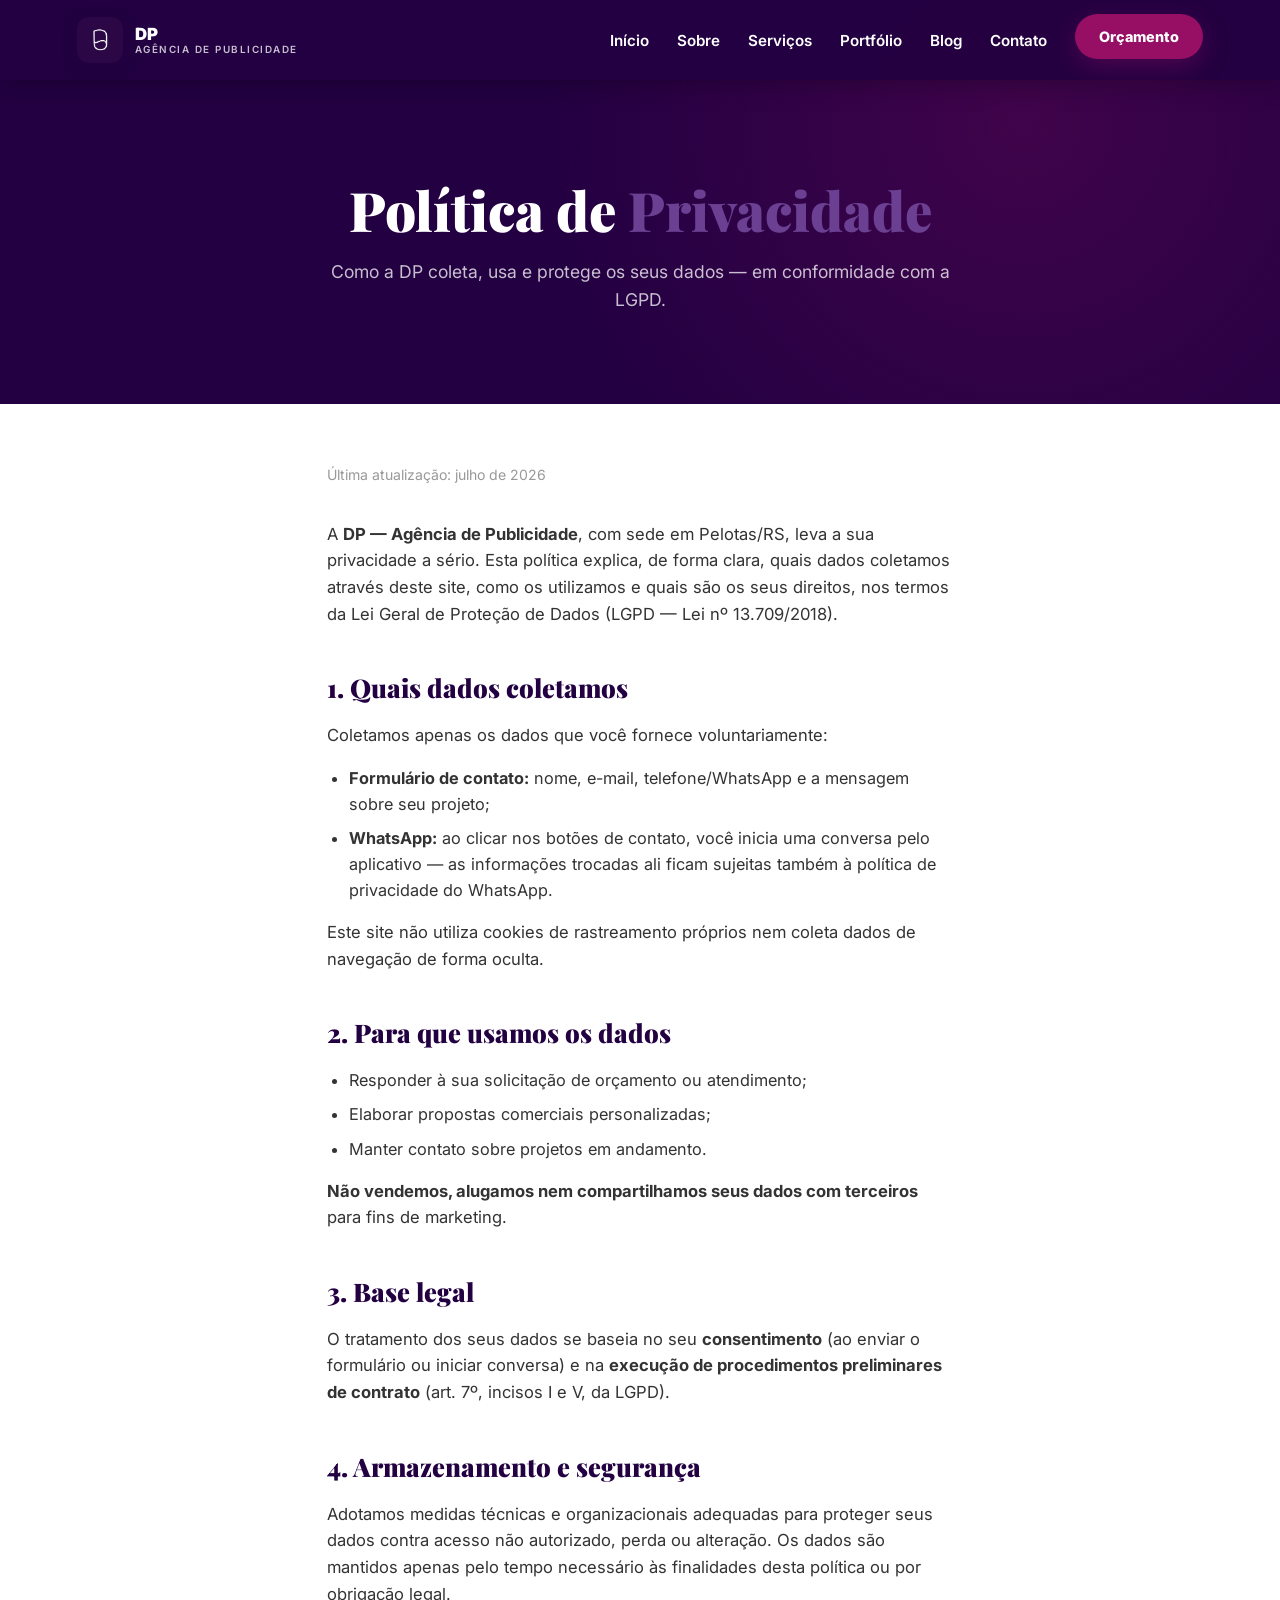
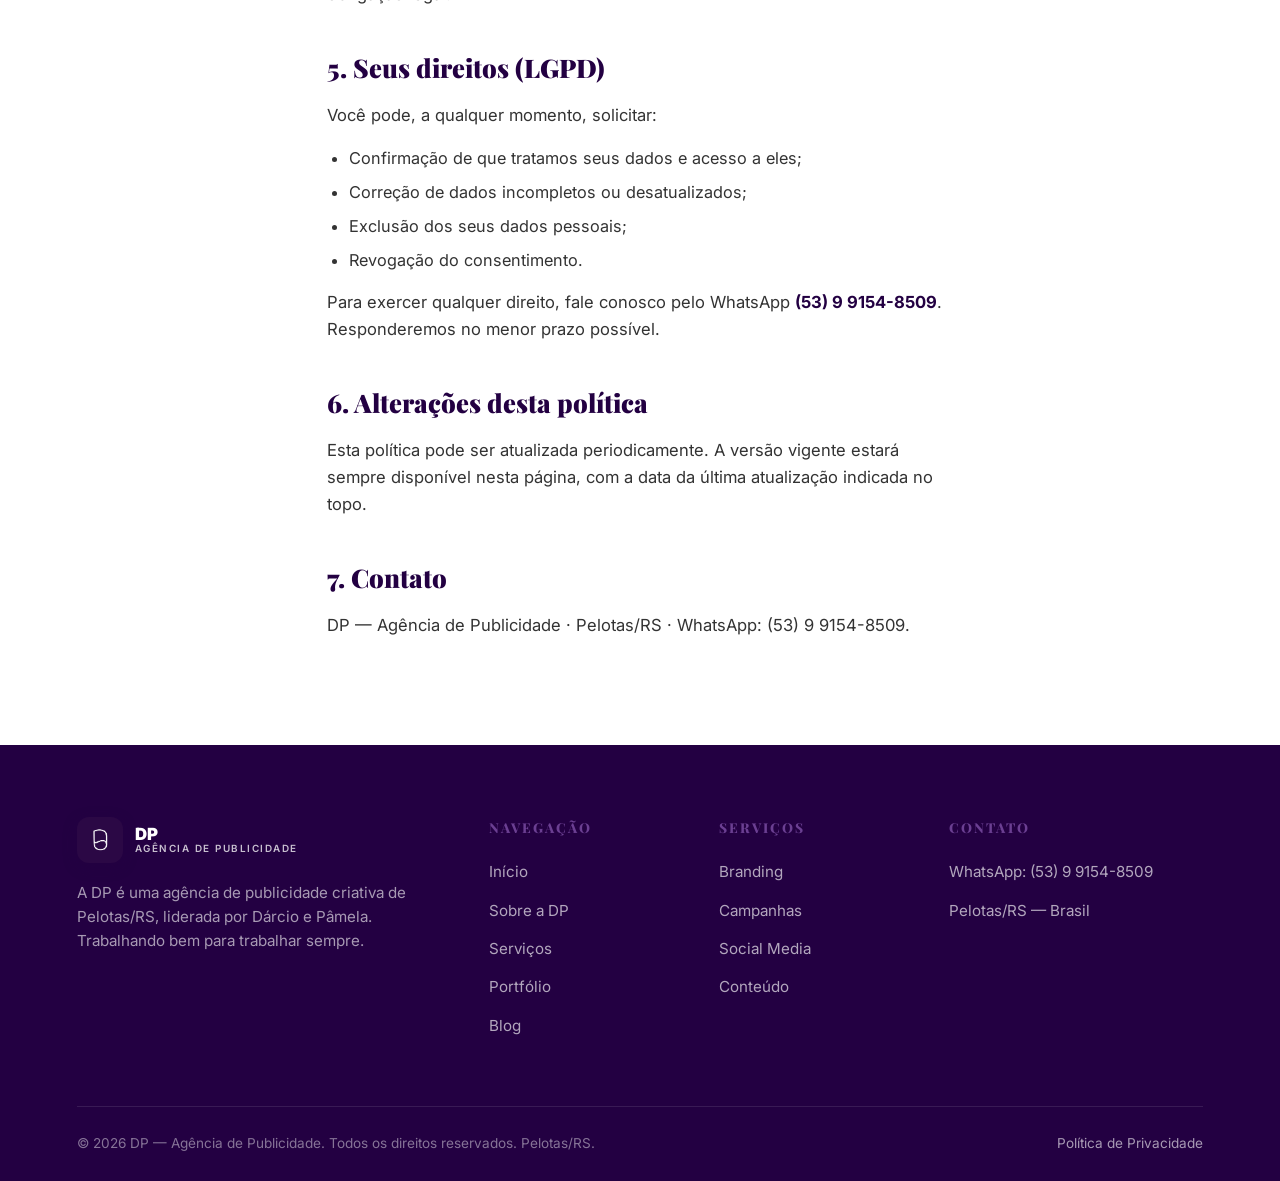
<file: privacidade.html>
<!DOCTYPE html>
<html lang="pt-BR">
<head>
<meta charset="UTF-8">
<meta name="viewport" content="width=device-width, initial-scale=1.0">
<title>Política de Privacidade | DP — Agência de Publicidade</title>
<meta name="description" content="Política de privacidade da DP Agência de Publicidade (Pelotas/RS), em conformidade com a LGPD: quais dados coletamos, como usamos e seus direitos.">
<meta name="robots" content="index, follow">
<link rel="canonical" href="https://dpagenciadepublicidade-beep.github.io/sitedpagenciadepublicidade/privacidade.html">
<link rel="icon" href="img/logo.png">
<link href="https://fonts.cdnfonts.com/css/hatton" rel="stylesheet">
<link href="https://fonts.googleapis.com/css2?family=Playfair+Display:wght@600;700;800&family=Inter:wght@400;500;600;700&display=swap" rel="stylesheet">
<link rel="stylesheet" href="css/estilo.css">
</head>
<body>

<header id="header">
  <a href="index.html" class="logo"><img src="img/logo.png" alt="Logo DP"><span class="logo-text">DP<small>Agência de Publicidade</small></span></a>
  <button class="menu-toggle" id="menuToggle" aria-label="Abrir menu" aria-expanded="false"><span></span><span></span><span></span></button>
  <nav id="nav">
    <ul>
      <li><a href="index.html">Início</a></li>
      <li><a href="sobre.html">Sobre</a></li>
      <li><a href="servicos.html">Serviços</a></li>
      <li><a href="galeria.html">Portfólio</a></li>
      <li><a href="blog.html">Blog</a></li>
      <li><a href="index.html#contato">Contato</a></li>
      <li><a href="https://wa.me/5553991548509?text=Ol%C3%A1!%20Quero%20solicitar%20um%20or%C3%A7amento%20com%20a%20DP." target="_blank" rel="noopener" class="btn btn-roxo">Orçamento</a></li>
    </ul>
  </nav>
</header>

<div class="page-hero">
  <h1>Política de <em>Privacidade</em></h1>
  <p>Como a DP coleta, usa e protege os seus dados — em conformidade com a LGPD.</p>
</div>

<article class="artigo">
  <div class="meta"><span>Última atualização: julho de 2026</span></div>

  <p>A <strong>DP — Agência de Publicidade</strong>, com sede em Pelotas/RS, leva a sua privacidade a sério. Esta política explica, de forma clara, quais dados coletamos através deste site, como os utilizamos e quais são os seus direitos, nos termos da Lei Geral de Proteção de Dados (LGPD — Lei nº 13.709/2018).</p>

  <h2>1. Quais dados coletamos</h2>
  <p>Coletamos apenas os dados que você fornece voluntariamente:</p>
  <ul>
    <li><strong>Formulário de contato:</strong> nome, e-mail, telefone/WhatsApp e a mensagem sobre seu projeto;</li>
    <li><strong>WhatsApp:</strong> ao clicar nos botões de contato, você inicia uma conversa pelo aplicativo — as informações trocadas ali ficam sujeitas também à política de privacidade do WhatsApp.</li>
  </ul>
  <p>Este site não utiliza cookies de rastreamento próprios nem coleta dados de navegação de forma oculta.</p>

  <h2>2. Para que usamos os dados</h2>
  <ul>
    <li>Responder à sua solicitação de orçamento ou atendimento;</li>
    <li>Elaborar propostas comerciais personalizadas;</li>
    <li>Manter contato sobre projetos em andamento.</li>
  </ul>
  <p><strong>Não vendemos, alugamos nem compartilhamos seus dados com terceiros</strong> para fins de marketing.</p>

  <h2>3. Base legal</h2>
  <p>O tratamento dos seus dados se baseia no seu <strong>consentimento</strong> (ao enviar o formulário ou iniciar conversa) e na <strong>execução de procedimentos preliminares de contrato</strong> (art. 7º, incisos I e V, da LGPD).</p>

  <h2>4. Armazenamento e segurança</h2>
  <p>Adotamos medidas técnicas e organizacionais adequadas para proteger seus dados contra acesso não autorizado, perda ou alteração. Os dados são mantidos apenas pelo tempo necessário às finalidades desta política ou por obrigação legal.</p>

  <h2>5. Seus direitos (LGPD)</h2>
  <p>Você pode, a qualquer momento, solicitar:</p>
  <ul>
    <li>Confirmação de que tratamos seus dados e acesso a eles;</li>
    <li>Correção de dados incompletos ou desatualizados;</li>
    <li>Exclusão dos seus dados pessoais;</li>
    <li>Revogação do consentimento.</li>
  </ul>
  <p>Para exercer qualquer direito, fale conosco pelo WhatsApp <a href="https://wa.me/5553991548509" target="_blank" rel="noopener" style="color:var(--roxo);font-weight:700">(53) 9 9154-8509</a>. Responderemos no menor prazo possível.</p>

  <h2>6. Alterações desta política</h2>
  <p>Esta política pode ser atualizada periodicamente. A versão vigente estará sempre disponível nesta página, com a data da última atualização indicada no topo.</p>

  <h2>7. Contato</h2>
  <p>DP — Agência de Publicidade · Pelotas/RS · WhatsApp: (53) 9 9154-8509.</p>
</article>

<footer>
  <div class="footer-grid">
    <div class="footer-sobre">
      <a href="index.html" class="logo"><img src="img/logo.png" alt="Logo DP"><span class="logo-text">DP<small>Agência de Publicidade</small></span></a>
      <p>A DP é uma agência de publicidade criativa de Pelotas/RS, liderada por Dárcio e Pâmela. Trabalhando bem para trabalhar sempre.</p>
    </div>
    <div class="footer-col"><h4>Navegação</h4><ul><li><a href="index.html">Início</a></li><li><a href="sobre.html">Sobre a DP</a></li><li><a href="servicos.html">Serviços</a></li><li><a href="galeria.html">Portfólio</a></li><li><a href="blog.html">Blog</a></li></ul></div>
    <div class="footer-col"><h4>Serviços</h4><ul><li><a href="servicos.html#branding">Branding</a></li><li><a href="servicos.html#campanhas">Campanhas</a></li><li><a href="servicos.html#social">Social Media</a></li><li><a href="servicos.html#conteudo">Conteúdo</a></li></ul></div>
    <div class="footer-col"><h4>Contato</h4><ul><li><a href="https://wa.me/5553991548509" target="_blank" rel="noopener">WhatsApp: (53) 9 9154-8509</a></li><li><a href="index.html#contato">Pelotas/RS — Brasil</a></li></ul></div>
  </div>
  <div class="footer-base">
    <p>© 2026 DP — Agência de Publicidade. Todos os direitos reservados. Pelotas/RS.</p>
    <a href="privacidade.html">Política de Privacidade</a>
  </div>
</footer>

<script src="js/main.js"></script>
</body>
</html>
</file>
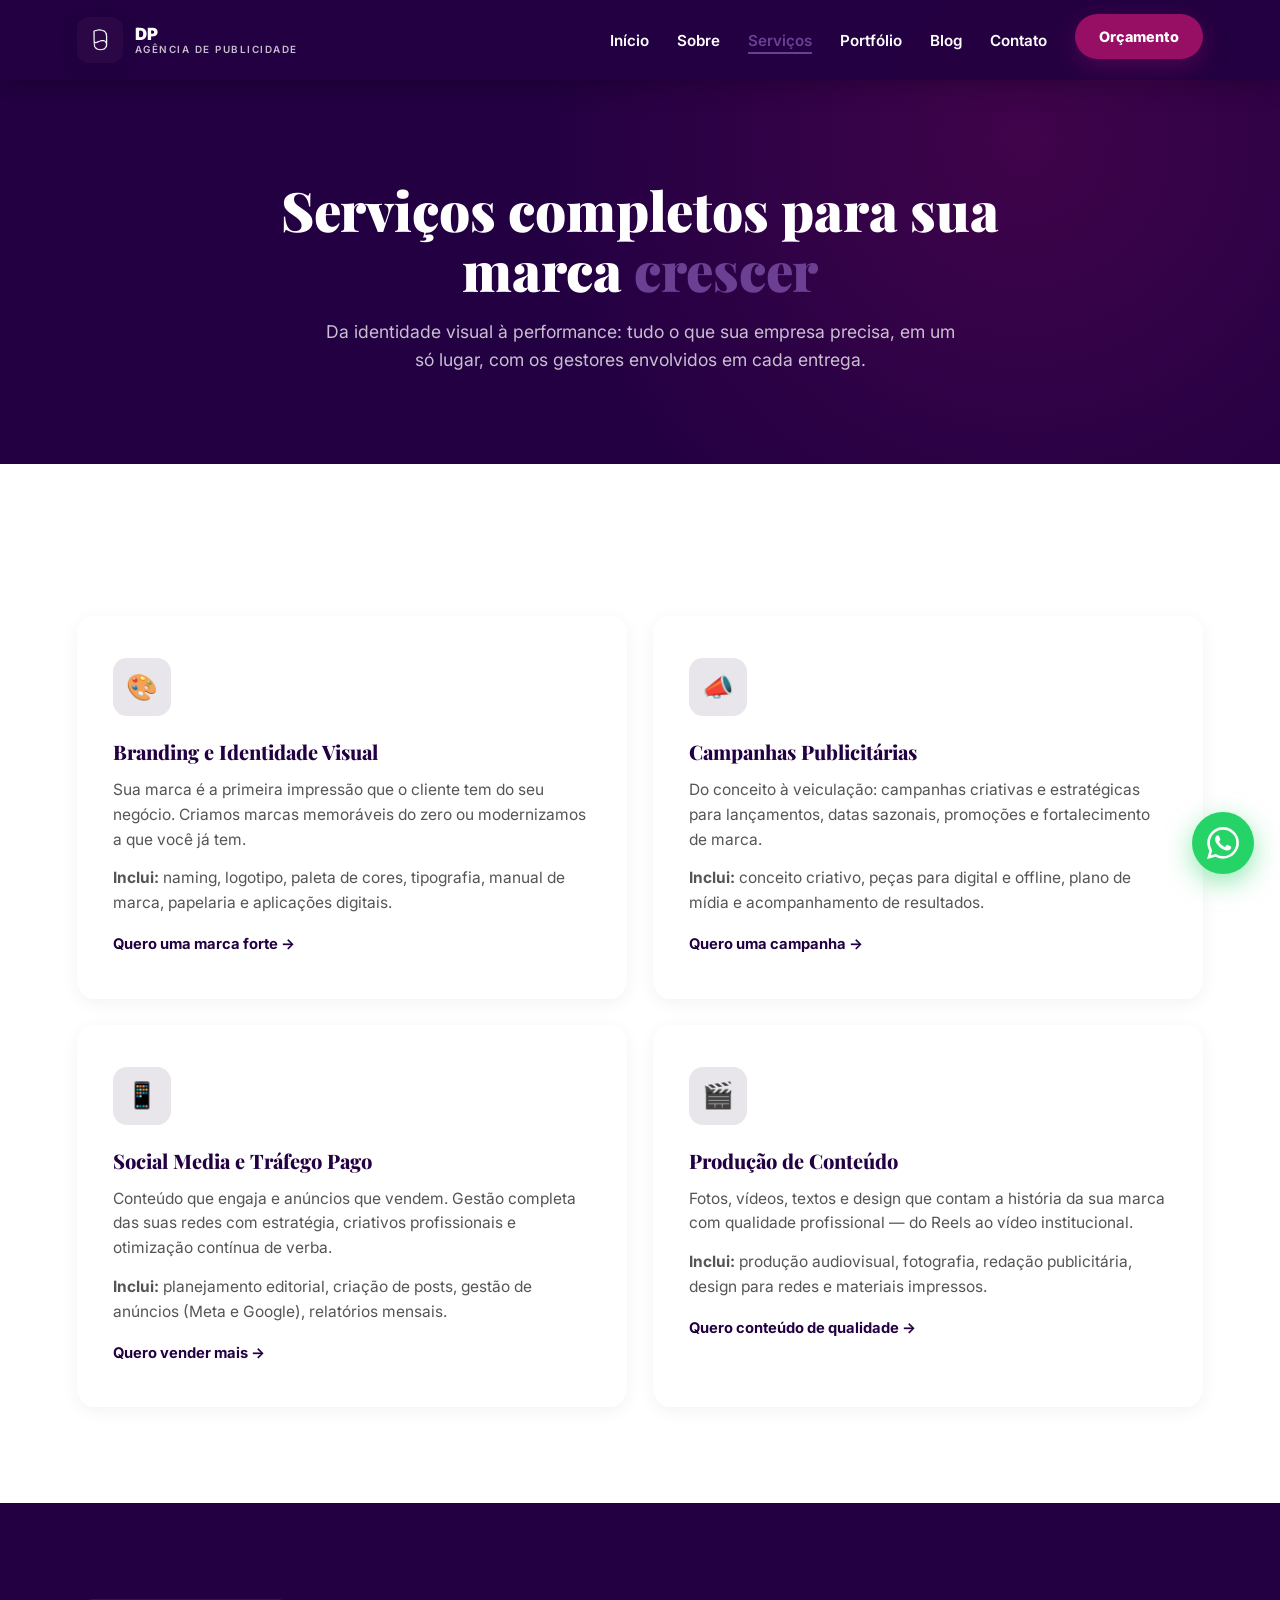
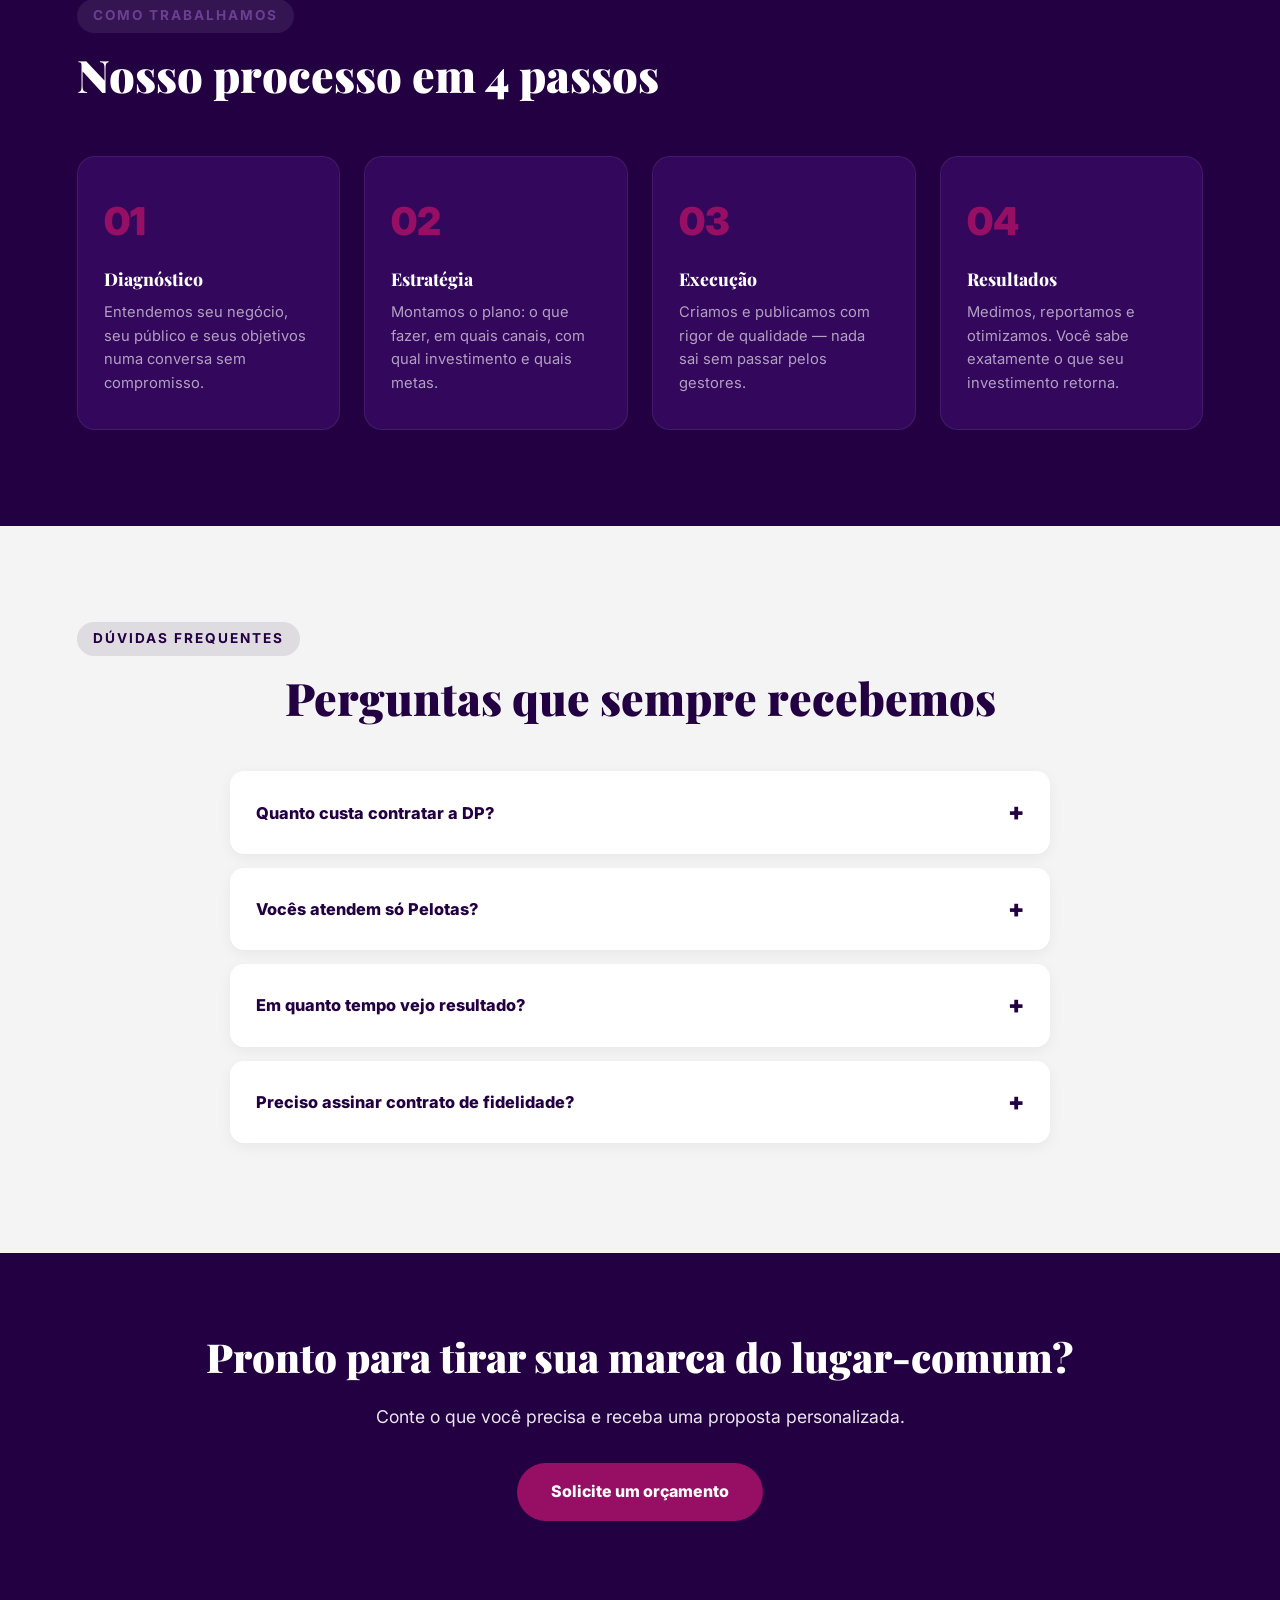
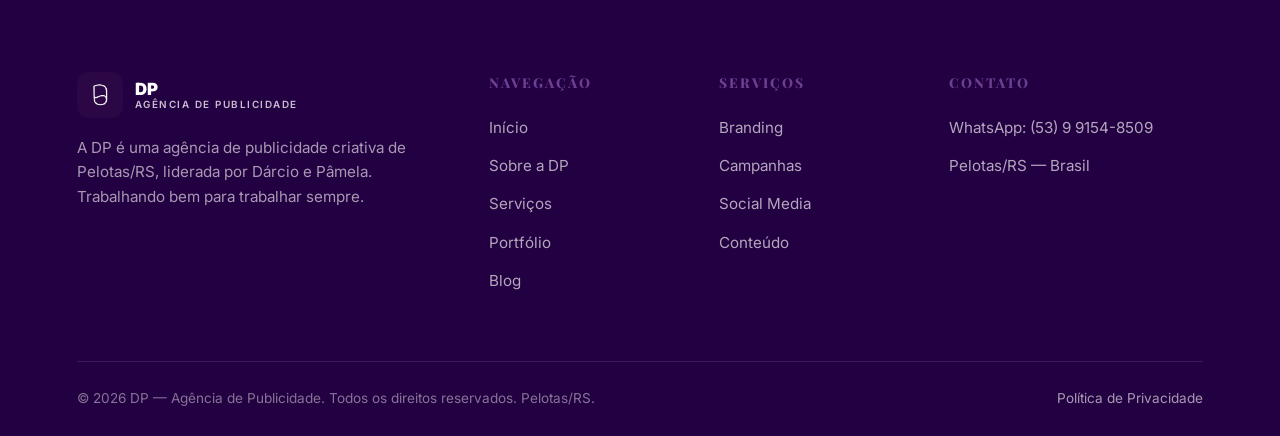
<file: servicos.html>
<!DOCTYPE html>
<html lang="pt-BR">
<head>
<meta charset="UTF-8">
<meta name="viewport" content="width=device-width, initial-scale=1.0">
<title>Serviços | DP — Agência de Publicidade em Pelotas/RS</title>
<meta name="description" content="Branding, campanhas publicitárias, social media, tráfego pago e produção de conteúdo em Pelotas/RS. Conheça os serviços da DP e solicite um orçamento.">
<meta name="robots" content="index, follow">
<link rel="canonical" href="https://dpagenciadepublicidade-beep.github.io/sitedpagenciadepublicidade/servicos.html">
<link rel="icon" href="img/logo.png">
<link href="https://fonts.cdnfonts.com/css/hatton" rel="stylesheet">
<link href="https://fonts.googleapis.com/css2?family=Playfair+Display:wght@600;700;800&family=Inter:wght@400;500;600;700&display=swap" rel="stylesheet">
<link rel="stylesheet" href="css/estilo.css">
</head>
<body>

<header id="header">
  <a href="index.html" class="logo"><img src="img/logo.png" alt="Logo DP"><span class="logo-text">DP<small>Agência de Publicidade</small></span></a>
  <button class="menu-toggle" id="menuToggle" aria-label="Abrir menu" aria-expanded="false"><span></span><span></span><span></span></button>
  <nav id="nav">
    <ul>
      <li><a href="index.html">Início</a></li>
      <li><a href="sobre.html">Sobre</a></li>
      <li><a href="servicos.html" class="ativo">Serviços</a></li>
      <li><a href="galeria.html">Portfólio</a></li>
      <li><a href="blog.html">Blog</a></li>
      <li><a href="index.html#contato">Contato</a></li>
      <li><a href="https://wa.me/5553991548509?text=Ol%C3%A1!%20Quero%20solicitar%20um%20or%C3%A7amento%20com%20a%20DP." target="_blank" rel="noopener" class="btn btn-roxo">Orçamento</a></li>
    </ul>
  </nav>
</header>

<div class="page-hero">
  <h1>Serviços completos para sua marca <em>crescer</em></h1>
  <p>Da identidade visual à performance: tudo o que sua empresa precisa, em um só lugar, com os gestores envolvidos em cada entrega.</p>
</div>

<section>
  <div class="container">
    <div class="grid-2">
      <article class="card reveal delay-1" id="branding">
        <div class="icone">🎨</div>
        <h3>Branding e Identidade Visual</h3>
        <p>Sua marca é a primeira impressão que o cliente tem do seu negócio. Criamos marcas memoráveis do zero ou modernizamos a que você já tem.</p>
        <p><strong>Inclui:</strong> naming, logotipo, paleta de cores, tipografia, manual de marca, papelaria e aplicações digitais.</p>
        <a href="https://wa.me/5553991548509?text=Ol%C3%A1!%20Tenho%20interesse%20em%20Branding%20e%20Identidade%20Visual." target="_blank" rel="noopener" class="link-roxo">Quero uma marca forte →</a>
      </article>
      <article class="card reveal delay-2" id="campanhas">
        <div class="icone">📣</div>
        <h3>Campanhas Publicitárias</h3>
        <p>Do conceito à veiculação: campanhas criativas e estratégicas para lançamentos, datas sazonais, promoções e fortalecimento de marca.</p>
        <p><strong>Inclui:</strong> conceito criativo, peças para digital e offline, plano de mídia e acompanhamento de resultados.</p>
        <a href="https://wa.me/5553991548509?text=Ol%C3%A1!%20Tenho%20interesse%20em%20Campanhas%20Publicit%C3%A1rias." target="_blank" rel="noopener" class="link-roxo">Quero uma campanha →</a>
      </article>
      <article class="card reveal delay-3" id="social">
        <div class="icone">📱</div>
        <h3>Social Media e Tráfego Pago</h3>
        <p>Conteúdo que engaja e anúncios que vendem. Gestão completa das suas redes com estratégia, criativos profissionais e otimização contínua de verba.</p>
        <p><strong>Inclui:</strong> planejamento editorial, criação de posts, gestão de anúncios (Meta e Google), relatórios mensais.</p>
        <a href="https://wa.me/5553991548509?text=Ol%C3%A1!%20Tenho%20interesse%20em%20Social%20Media%20e%20Tr%C3%A1fego%20Pago." target="_blank" rel="noopener" class="link-roxo">Quero vender mais →</a>
      </article>
      <article class="card reveal delay-4" id="conteudo">
        <div class="icone">🎬</div>
        <h3>Produção de Conteúdo</h3>
        <p>Fotos, vídeos, textos e design que contam a história da sua marca com qualidade profissional — do Reels ao vídeo institucional.</p>
        <p><strong>Inclui:</strong> produção audiovisual, fotografia, redação publicitária, design para redes e materiais impressos.</p>
        <a href="https://wa.me/5553991548509?text=Ol%C3%A1!%20Tenho%20interesse%20em%20Produ%C3%A7%C3%A3o%20de%20Conte%C3%BAdo." target="_blank" rel="noopener" class="link-roxo">Quero conteúdo de qualidade →</a>
      </article>
    </div>
  </div>
</section>

<section class="fundo-preto">
  <div class="container">
    <span class="sec-tag">Como Trabalhamos</span>
    <h2 class="sec-title">Nosso processo em 4 passos</h2>
    <div class="processo">
      <div class="passo reveal delay-1"><h3>Diagnóstico</h3><p>Entendemos seu negócio, seu público e seus objetivos numa conversa sem compromisso.</p></div>
      <div class="passo reveal delay-2"><h3>Estratégia</h3><p>Montamos o plano: o que fazer, em quais canais, com qual investimento e quais metas.</p></div>
      <div class="passo reveal delay-3"><h3>Execução</h3><p>Criamos e publicamos com rigor de qualidade — nada sai sem passar pelos gestores.</p></div>
      <div class="passo reveal delay-4"><h3>Resultados</h3><p>Medimos, reportamos e otimizamos. Você sabe exatamente o que seu investimento retorna.</p></div>
    </div>
  </div>
</section>

<section class="fundo-cinza">
  <div class="container">
    <span class="sec-tag">Dúvidas Frequentes</span>
    <h2 class="sec-title" style="text-align:center">Perguntas que sempre recebemos</h2>
    <div class="faq">
      <details class="reveal"><summary>Quanto custa contratar a DP?</summary><p>Depende do serviço e do escopo. Trabalhamos com projetos fechados (como identidade visual) e planos mensais (como social media). Chame no WhatsApp, conte o que precisa e enviamos uma proposta personalizada sem compromisso.</p></details>
      <details class="reveal"><summary>Vocês atendem só Pelotas?</summary><p>Nossa base é Pelotas/RS, mas atendemos clientes de toda a região e também de outras cidades de forma 100% online.</p></details>
      <details class="reveal"><summary>Em quanto tempo vejo resultado?</summary><p>Tráfego pago costuma gerar movimento nas primeiras semanas. Branding e conteúdo orgânico são construção de médio prazo — em geral 3 a 6 meses para resultados consistentes. Sempre alinhamos expectativas antes de começar.</p></details>
      <details class="reveal"><summary>Preciso assinar contrato de fidelidade?</summary><p>Projetos pontuais não têm fidelidade. Planos mensais têm período mínimo acordado em contrato, sempre com transparência total sobre entregas e valores.</p></details>
    </div>
  </div>
</section>

<section class="cta-faixa reveal">
  <h2>Pronto para tirar sua marca do lugar-comum?</h2>
  <p>Conte o que você precisa e receba uma proposta personalizada.</p>
  <a href="https://wa.me/5553991548509?text=Ol%C3%A1!%20Quero%20solicitar%20um%20or%C3%A7amento%20com%20a%20DP." target="_blank" rel="noopener" class="btn">Solicite um orçamento</a>
</section>

<footer>
  <div class="footer-grid">
    <div class="footer-sobre">
      <a href="index.html" class="logo"><img src="img/logo.png" alt="Logo DP"><span class="logo-text">DP<small>Agência de Publicidade</small></span></a>
      <p>A DP é uma agência de publicidade criativa de Pelotas/RS, liderada por Dárcio e Pâmela. Trabalhando bem para trabalhar sempre.</p>
    </div>
    <div class="footer-col"><h4>Navegação</h4><ul><li><a href="index.html">Início</a></li><li><a href="sobre.html">Sobre a DP</a></li><li><a href="servicos.html">Serviços</a></li><li><a href="galeria.html">Portfólio</a></li><li><a href="blog.html">Blog</a></li></ul></div>
    <div class="footer-col"><h4>Serviços</h4><ul><li><a href="#branding">Branding</a></li><li><a href="#campanhas">Campanhas</a></li><li><a href="#social">Social Media</a></li><li><a href="#conteudo">Conteúdo</a></li></ul></div>
    <div class="footer-col"><h4>Contato</h4><ul><li><a href="https://wa.me/5553991548509" target="_blank" rel="noopener">WhatsApp: (53) 9 9154-8509</a></li><li><a href="index.html#contato">Pelotas/RS — Brasil</a></li></ul></div>
  </div>
  <div class="footer-base">
    <p>© 2026 DP — Agência de Publicidade. Todos os direitos reservados. Pelotas/RS.</p>
    <a href="privacidade.html">Política de Privacidade</a>
  </div>
</footer>

<a class="whats-float" href="https://wa.me/5553991548509?text=Ol%C3%A1!%20Quero%20solicitar%20um%20or%C3%A7amento%20com%20a%20DP." target="_blank" rel="noopener" aria-label="WhatsApp"><svg viewBox="0 0 24 24"><path d="M17.5 14.4c-.3-.15-1.76-.87-2.03-.97-.27-.1-.47-.15-.67.15-.2.3-.77.97-.94 1.17-.17.2-.35.22-.65.07-.3-.15-1.26-.46-2.4-1.48-.89-.79-1.48-1.77-1.66-2.07-.17-.3-.02-.46.13-.61.14-.13.3-.35.45-.52.15-.17.2-.3.3-.5.1-.2.05-.37-.02-.52-.08-.15-.67-1.62-.92-2.22-.24-.58-.49-.5-.67-.51h-.57c-.2 0-.52.07-.8.37-.27.3-1.04 1.02-1.04 2.5 0 1.47 1.07 2.9 1.22 3.1.15.2 2.1 3.2 5.1 4.49.71.3 1.27.49 1.7.63.72.23 1.37.2 1.88.12.58-.09 1.76-.72 2-1.42.25-.7.25-1.29.18-1.42-.08-.12-.28-.2-.58-.35M12.05 21.79h-.01a9.87 9.87 0 0 1-5.03-1.38l-.36-.21-3.74.98 1-3.65-.24-.37a9.85 9.85 0 0 1-1.51-5.26c0-5.45 4.44-9.88 9.9-9.88a9.83 9.83 0 0 1 7 2.9 9.83 9.83 0 0 1 2.89 7c0 5.45-4.44 9.87-9.9 9.87M20.47 3.55A11.8 11.8 0 0 0 12.05 0C5.5 0 .16 5.33.16 11.89c0 2.1.55 4.14 1.59 5.94L.06 24l6.32-1.66a11.9 11.9 0 0 0 5.67 1.44h.01c6.55 0 11.89-5.33 11.89-11.88 0-3.18-1.24-6.16-3.48-8.35"/></svg></a>

<script src="js/main.js"></script>
</body>
</html>
</file>
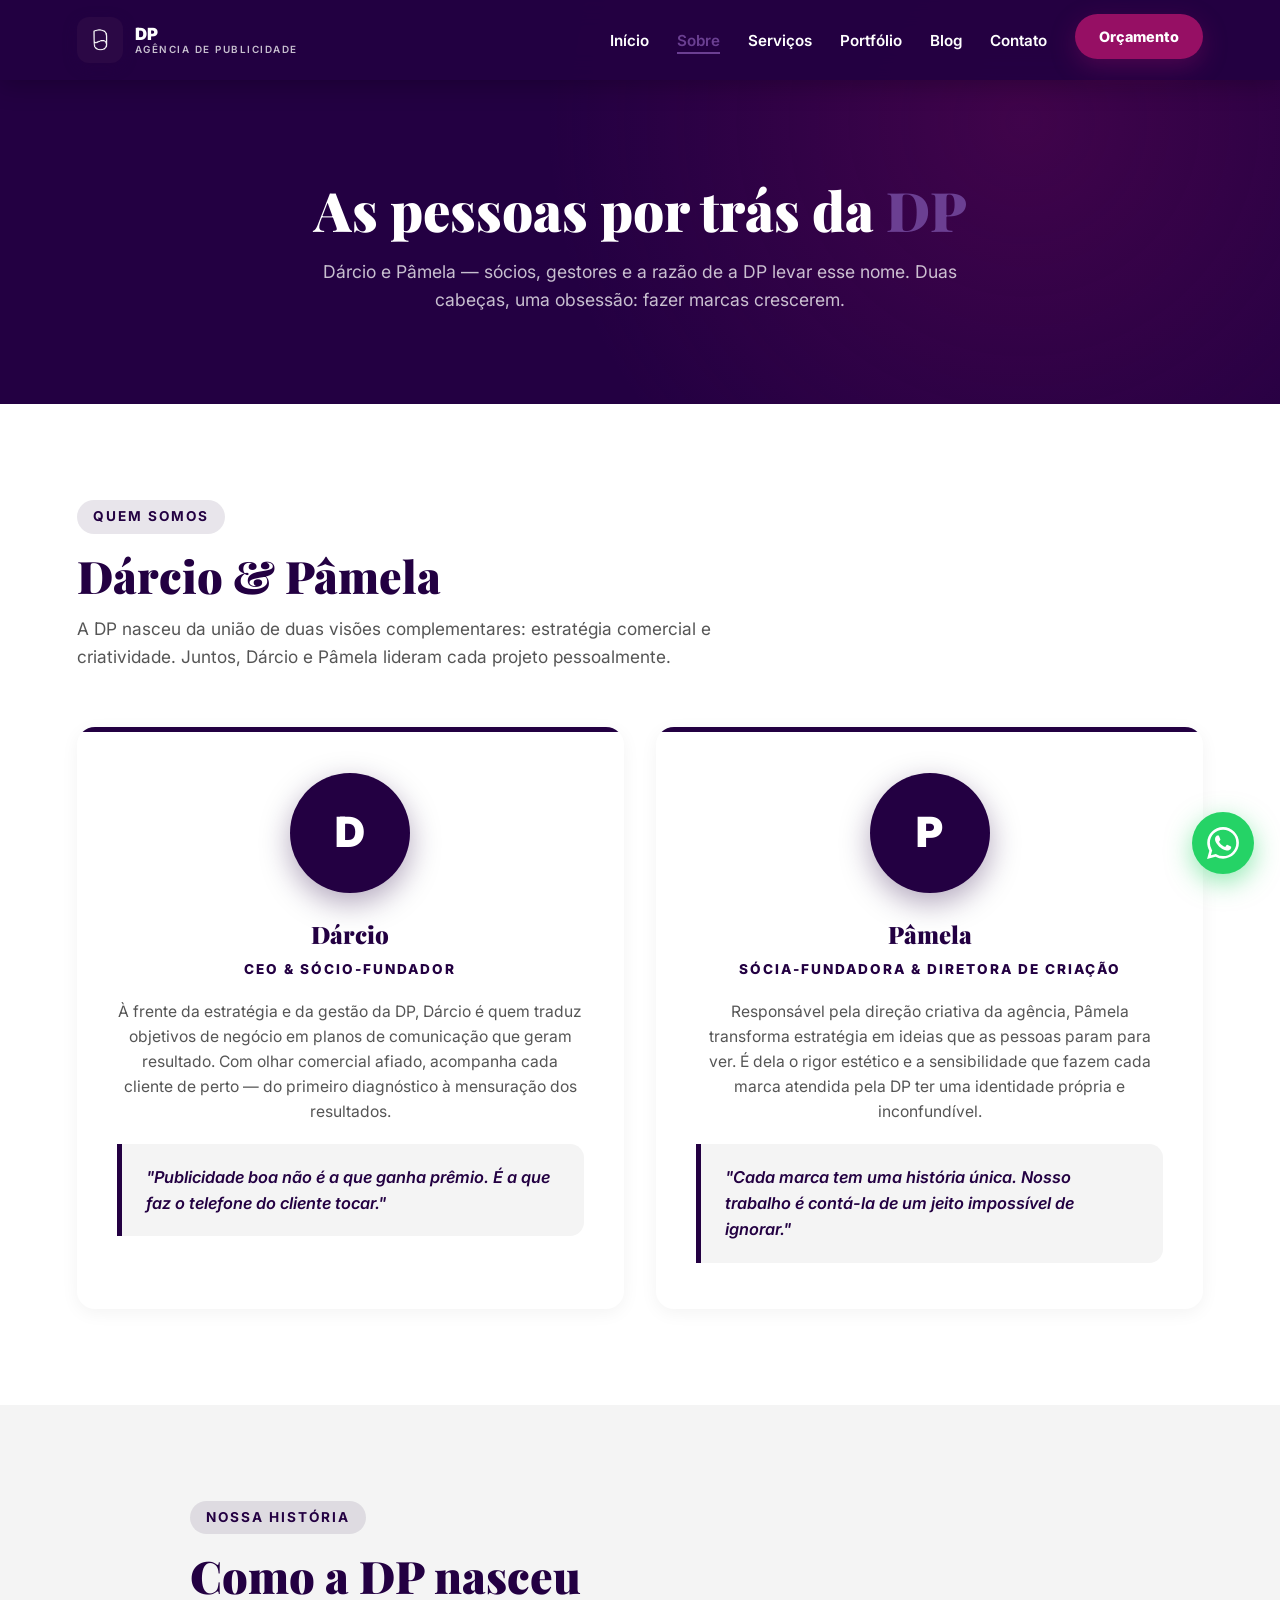
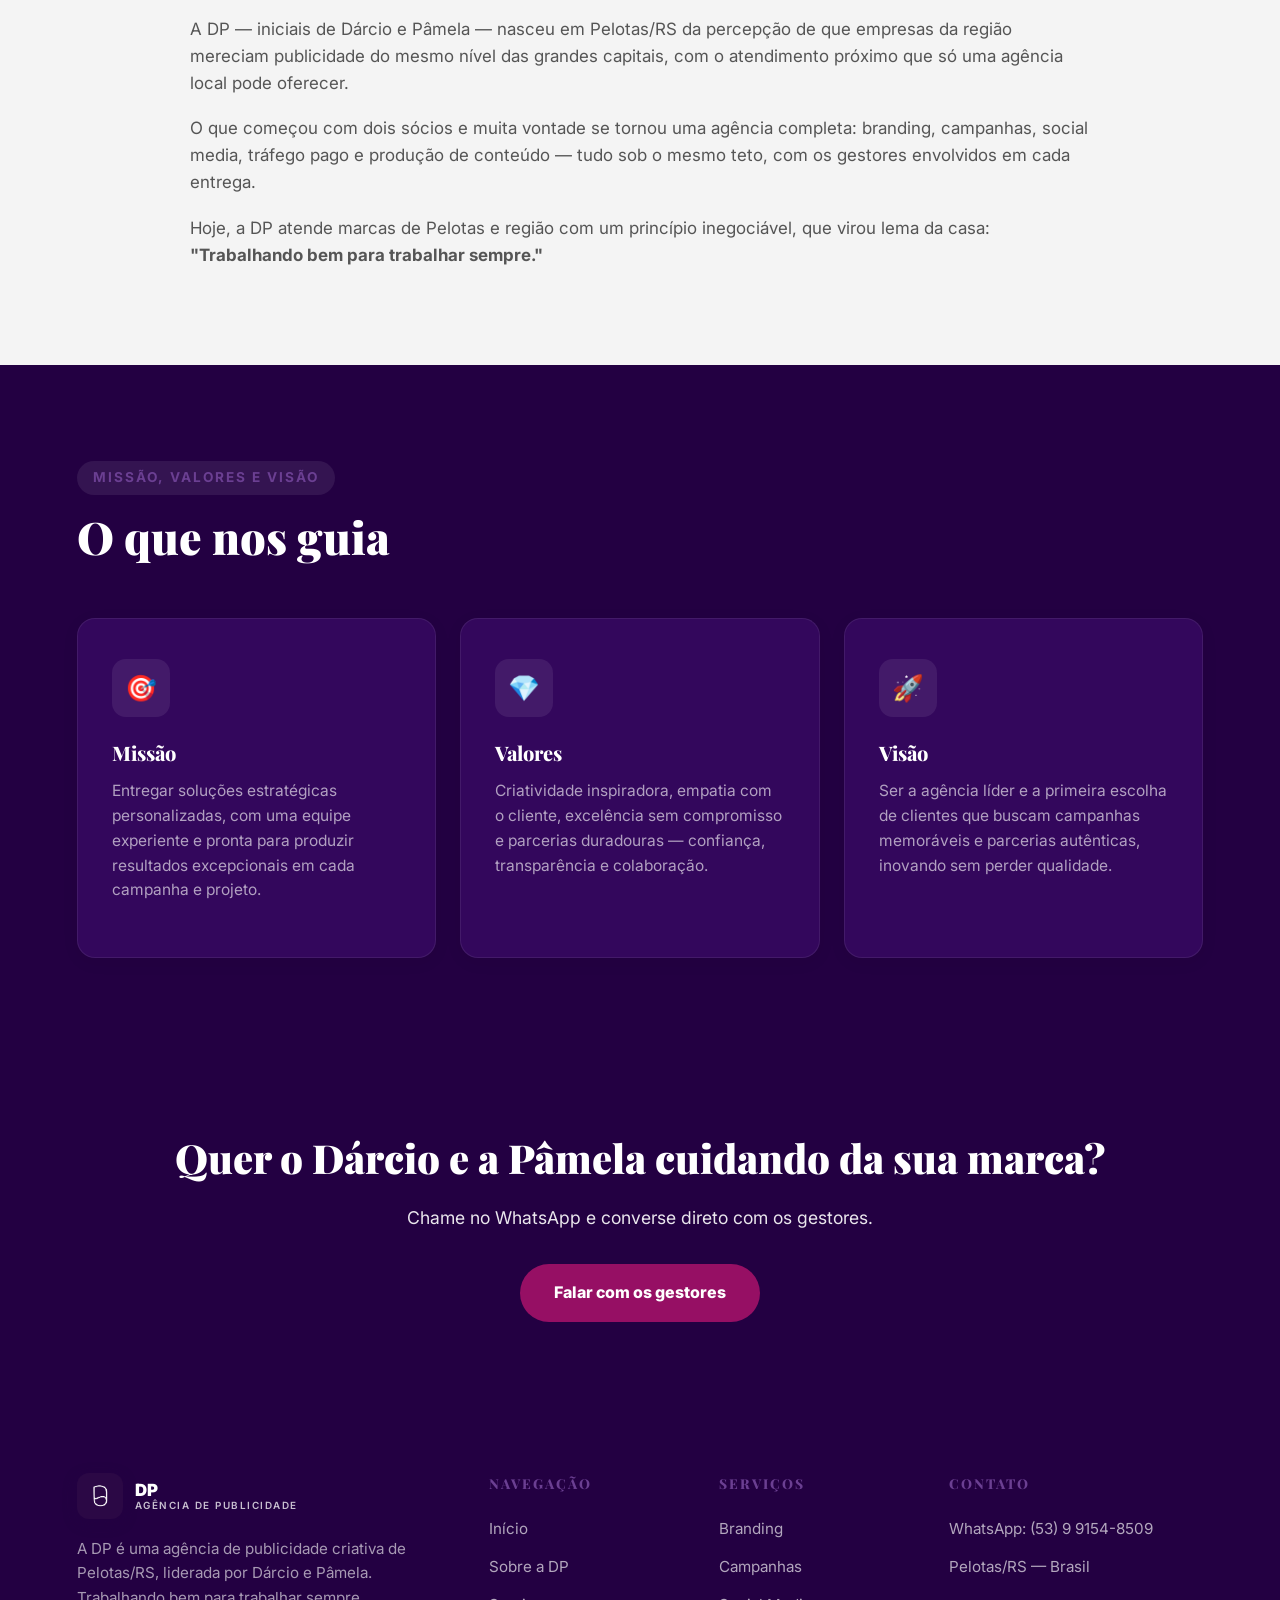
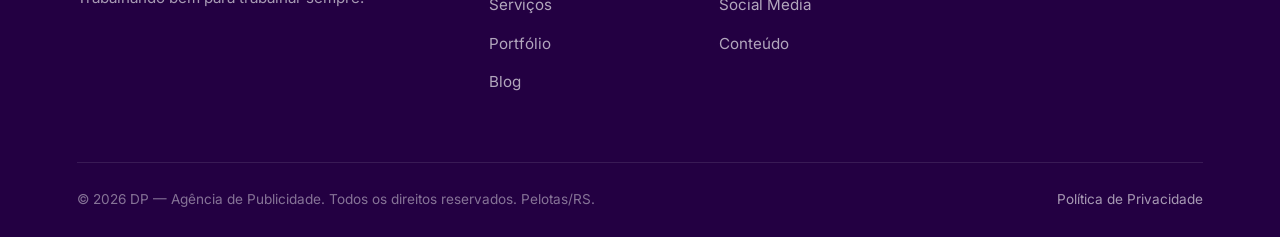
<file: sobre.html>
<!DOCTYPE html>
<html lang="pt-BR">
<head>
<meta charset="UTF-8">
<meta name="viewport" content="width=device-width, initial-scale=1.0">
<title>Sobre a DP | Dárcio e Pâmela — Gestores da DP Agência de Publicidade em Pelotas/RS</title>
<meta name="description" content="Conheça Dárcio e Pâmela, sócios e gestores da DP Agência de Publicidade em Pelotas/RS. Nossa história, missão, valores e a visão que guia cada projeto.">
<meta name="robots" content="index, follow">
<link rel="canonical" href="https://dpagenciadepublicidade-beep.github.io/sitedpagenciadepublicidade/sobre.html">
<meta property="og:type" content="website">
<meta property="og:title" content="Sobre a DP — Dárcio e Pâmela">
<meta property="og:description" content="A história e as pessoas por trás da DP Agência de Publicidade.">
<meta property="og:image" content="img/logo.png">
<link rel="icon" href="img/logo.png">
<link href="https://fonts.cdnfonts.com/css/hatton" rel="stylesheet">
<link href="https://fonts.googleapis.com/css2?family=Playfair+Display:wght@600;700;800&family=Inter:wght@400;500;600;700&display=swap" rel="stylesheet">
<link rel="stylesheet" href="css/estilo.css">
</head>
<body>

<header id="header">
  <a href="index.html" class="logo"><img src="img/logo.png" alt="Logo DP"><span class="logo-text">DP<small>Agência de Publicidade</small></span></a>
  <button class="menu-toggle" id="menuToggle" aria-label="Abrir menu" aria-expanded="false"><span></span><span></span><span></span></button>
  <nav id="nav">
    <ul>
      <li><a href="index.html">Início</a></li>
      <li><a href="sobre.html" class="ativo">Sobre</a></li>
      <li><a href="servicos.html">Serviços</a></li>
      <li><a href="galeria.html">Portfólio</a></li>
      <li><a href="blog.html">Blog</a></li>
      <li><a href="index.html#contato">Contato</a></li>
      <li><a href="https://wa.me/5553991548509?text=Ol%C3%A1!%20Quero%20solicitar%20um%20or%C3%A7amento%20com%20a%20DP." target="_blank" rel="noopener" class="btn btn-roxo">Orçamento</a></li>
    </ul>
  </nav>
</header>

<div class="page-hero">
  <h1>As pessoas por trás da <em>DP</em></h1>
  <p>Dárcio e Pâmela — sócios, gestores e a razão de a DP levar esse nome. Duas cabeças, uma obsessão: fazer marcas crescerem.</p>
</div>

<section>
  <div class="container">
    <span class="sec-tag">Quem Somos</span>
    <h2 class="sec-title">Dárcio &amp; Pâmela</h2>
    <p class="sec-sub">A DP nasceu da união de duas visões complementares: estratégia comercial e criatividade. Juntos, Dárcio e Pâmela lideram cada projeto pessoalmente.</p>
    <div class="team-grid">
      <article class="team-card reveal-left">
        <div class="avatar">D</div>
        <h3>Dárcio</h3>
        <span class="cargo">CEO &amp; Sócio-fundador</span>
        <p>À frente da estratégia e da gestão da DP, Dárcio é quem traduz objetivos de negócio em planos de comunicação que geram resultado. Com olhar comercial afiado, acompanha cada cliente de perto — do primeiro diagnóstico à mensuração dos resultados.</p>
        <div class="team-frase">"Publicidade boa não é a que ganha prêmio. É a que faz o telefone do cliente tocar."</div>
      </article>
      <article class="team-card reveal-right">
        <div class="avatar">P</div>
        <h3>Pâmela</h3>
        <span class="cargo">Sócia-fundadora &amp; Diretora de Criação</span>
        <p>Responsável pela direção criativa da agência, Pâmela transforma estratégia em ideias que as pessoas param para ver. É dela o rigor estético e a sensibilidade que fazem cada marca atendida pela DP ter uma identidade própria e inconfundível.</p>
        <div class="team-frase">"Cada marca tem uma história única. Nosso trabalho é contá-la de um jeito impossível de ignorar."</div>
      </article>
    </div>
  </div>
</section>

<section class="fundo-cinza">
  <div class="container" style="max-width:900px">
    <span class="sec-tag">Nossa História</span>
    <h2 class="sec-title">Como a DP nasceu</h2>
    <p style="color:var(--cinza-texto);font-size:1.06rem;margin-bottom:18px" class="reveal">A DP — iniciais de Dárcio e Pâmela — nasceu em Pelotas/RS da percepção de que empresas da região mereciam publicidade do mesmo nível das grandes capitais, com o atendimento próximo que só uma agência local pode oferecer.</p>
    <p style="color:var(--cinza-texto);font-size:1.06rem;margin-bottom:18px" class="reveal">O que começou com dois sócios e muita vontade se tornou uma agência completa: branding, campanhas, social media, tráfego pago e produção de conteúdo — tudo sob o mesmo teto, com os gestores envolvidos em cada entrega.</p>
    <p style="color:var(--cinza-texto);font-size:1.06rem" class="reveal">Hoje, a DP atende marcas de Pelotas e região com um princípio inegociável, que virou lema da casa: <strong>"Trabalhando bem para trabalhar sempre."</strong></p>
  </div>
</section>

<section class="fundo-preto">
  <div class="container">
    <span class="sec-tag">Missão, Valores e Visão</span>
    <h2 class="sec-title">O que nos guia</h2>
    <div class="grid-3">
      <article class="card card-escuro reveal delay-1"><div class="icone">🎯</div><h3>Missão</h3><p>Entregar soluções estratégicas personalizadas, com uma equipe experiente e pronta para produzir resultados excepcionais em cada campanha e projeto.</p></article>
      <article class="card card-escuro reveal delay-2"><div class="icone">💎</div><h3>Valores</h3><p>Criatividade inspiradora, empatia com o cliente, excelência sem compromisso e parcerias duradouras — confiança, transparência e colaboração.</p></article>
      <article class="card card-escuro reveal delay-3"><div class="icone">🚀</div><h3>Visão</h3><p>Ser a agência líder e a primeira escolha de clientes que buscam campanhas memoráveis e parcerias autênticas, inovando sem perder qualidade.</p></article>
    </div>
  </div>
</section>

<section class="cta-faixa reveal">
  <h2>Quer o Dárcio e a Pâmela cuidando da sua marca?</h2>
  <p>Chame no WhatsApp e converse direto com os gestores.</p>
  <a href="https://wa.me/5553991548509?text=Ol%C3%A1%20D%C3%A1rcio%20e%20P%C3%A2mela!%20Quero%20conversar%20sobre%20a%20minha%20marca." target="_blank" rel="noopener" class="btn">Falar com os gestores</a>
</section>

<footer>
  <div class="footer-grid">
    <div class="footer-sobre">
      <a href="index.html" class="logo"><img src="img/logo.png" alt="Logo DP"><span class="logo-text">DP<small>Agência de Publicidade</small></span></a>
      <p>A DP é uma agência de publicidade criativa de Pelotas/RS, liderada por Dárcio e Pâmela. Trabalhando bem para trabalhar sempre.</p>
    </div>
    <div class="footer-col"><h4>Navegação</h4><ul><li><a href="index.html">Início</a></li><li><a href="sobre.html">Sobre a DP</a></li><li><a href="servicos.html">Serviços</a></li><li><a href="galeria.html">Portfólio</a></li><li><a href="blog.html">Blog</a></li></ul></div>
    <div class="footer-col"><h4>Serviços</h4><ul><li><a href="servicos.html#branding">Branding</a></li><li><a href="servicos.html#campanhas">Campanhas</a></li><li><a href="servicos.html#social">Social Media</a></li><li><a href="servicos.html#conteudo">Conteúdo</a></li></ul></div>
    <div class="footer-col"><h4>Contato</h4><ul><li><a href="https://wa.me/5553991548509" target="_blank" rel="noopener">WhatsApp: (53) 9 9154-8509</a></li><li><a href="index.html#contato">Pelotas/RS — Brasil</a></li></ul></div>
  </div>
  <div class="footer-base">
    <p>© 2026 DP — Agência de Publicidade. Todos os direitos reservados. Pelotas/RS.</p>
    <a href="privacidade.html">Política de Privacidade</a>
  </div>
</footer>

<a class="whats-float" href="https://wa.me/5553991548509?text=Ol%C3%A1!%20Quero%20solicitar%20um%20or%C3%A7amento%20com%20a%20DP." target="_blank" rel="noopener" aria-label="WhatsApp"><svg viewBox="0 0 24 24"><path d="M17.5 14.4c-.3-.15-1.76-.87-2.03-.97-.27-.1-.47-.15-.67.15-.2.3-.77.97-.94 1.17-.17.2-.35.22-.65.07-.3-.15-1.26-.46-2.4-1.48-.89-.79-1.48-1.77-1.66-2.07-.17-.3-.02-.46.13-.61.14-.13.3-.35.45-.52.15-.17.2-.3.3-.5.1-.2.05-.37-.02-.52-.08-.15-.67-1.62-.92-2.22-.24-.58-.49-.5-.67-.51h-.57c-.2 0-.52.07-.8.37-.27.3-1.04 1.02-1.04 2.5 0 1.47 1.07 2.9 1.22 3.1.15.2 2.1 3.2 5.1 4.49.71.3 1.27.49 1.7.63.72.23 1.37.2 1.88.12.58-.09 1.76-.72 2-1.42.25-.7.25-1.29.18-1.42-.08-.12-.28-.2-.58-.35M12.05 21.79h-.01a9.87 9.87 0 0 1-5.03-1.38l-.36-.21-3.74.98 1-3.65-.24-.37a9.85 9.85 0 0 1-1.51-5.26c0-5.45 4.44-9.88 9.9-9.88a9.83 9.83 0 0 1 7 2.9 9.83 9.83 0 0 1 2.89 7c0 5.45-4.44 9.87-9.9 9.87M20.47 3.55A11.8 11.8 0 0 0 12.05 0C5.5 0 .16 5.33.16 11.89c0 2.1.55 4.14 1.59 5.94L.06 24l6.32-1.66a11.9 11.9 0 0 0 5.67 1.44h.01c6.55 0 11.89-5.33 11.89-11.88 0-3.18-1.24-6.16-3.48-8.35"/></svg></a>

<script src="js/main.js"></script>
</body>
</html>
</file>
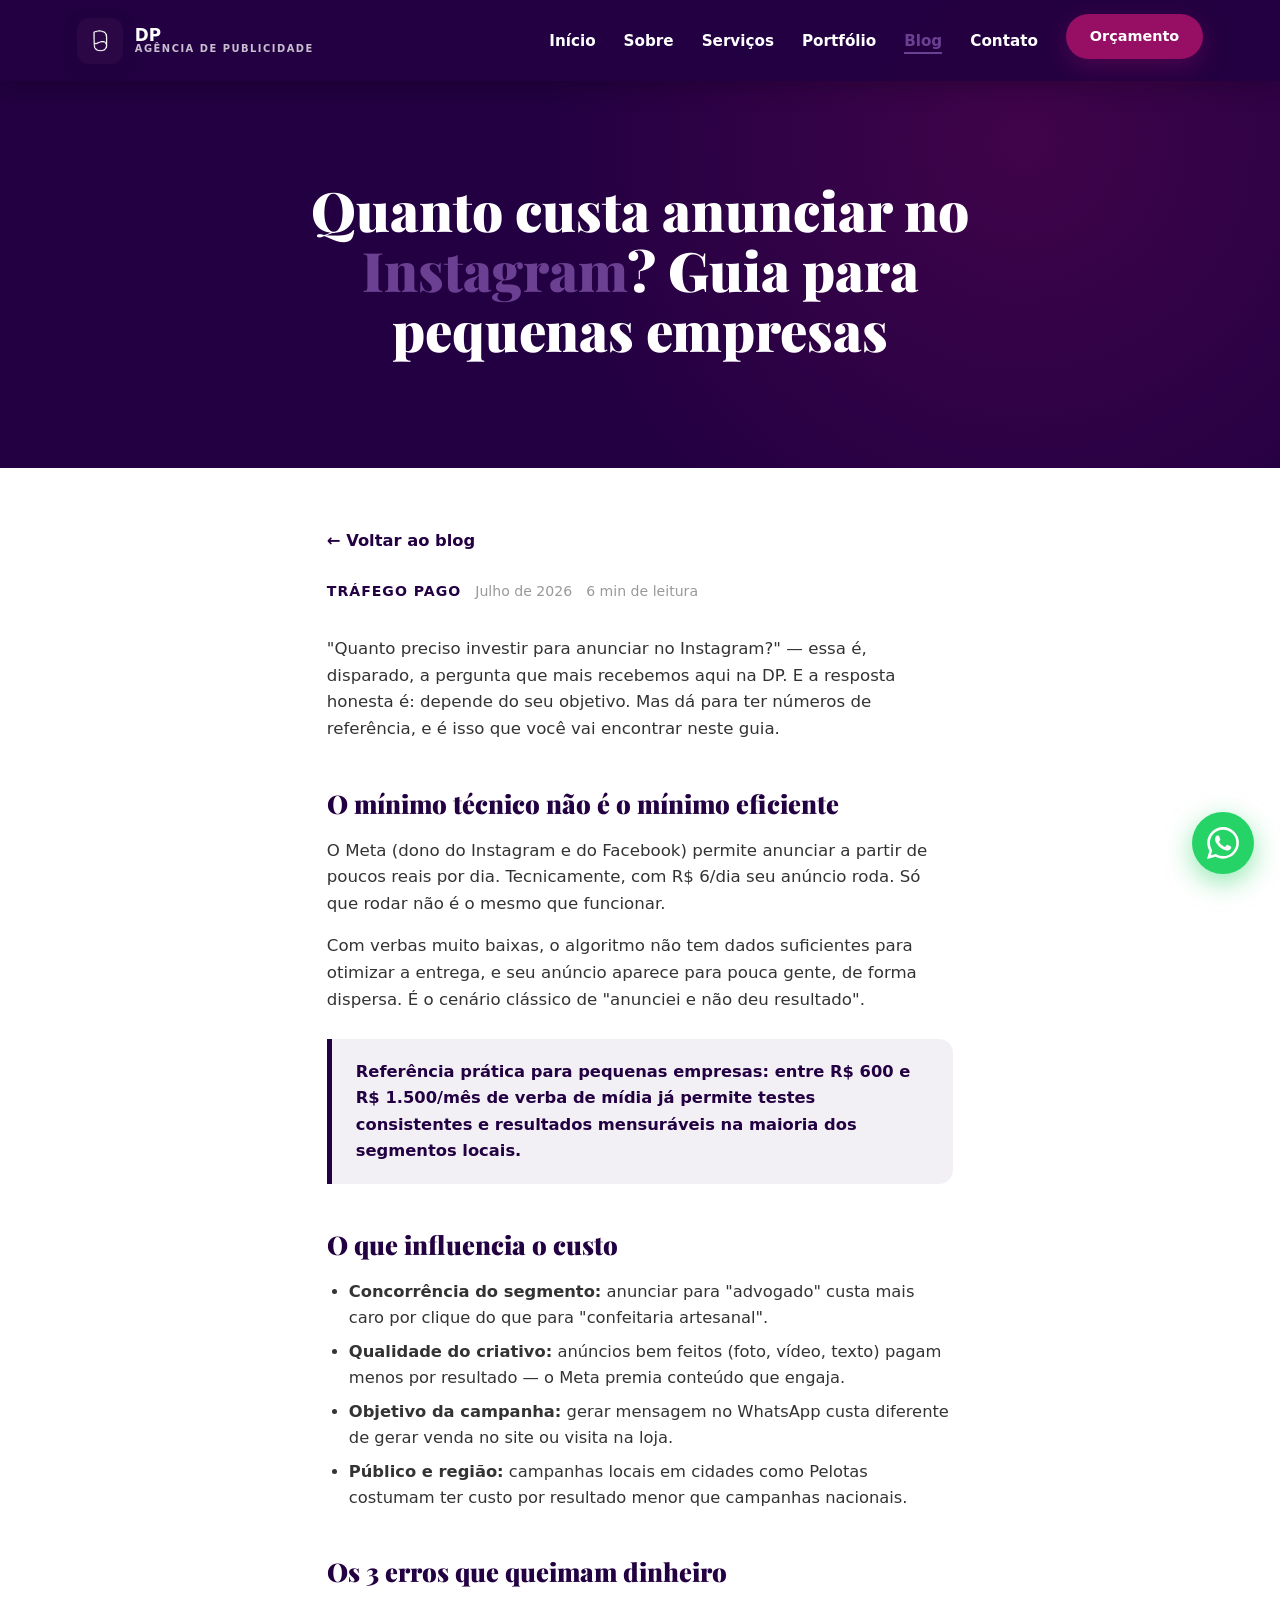
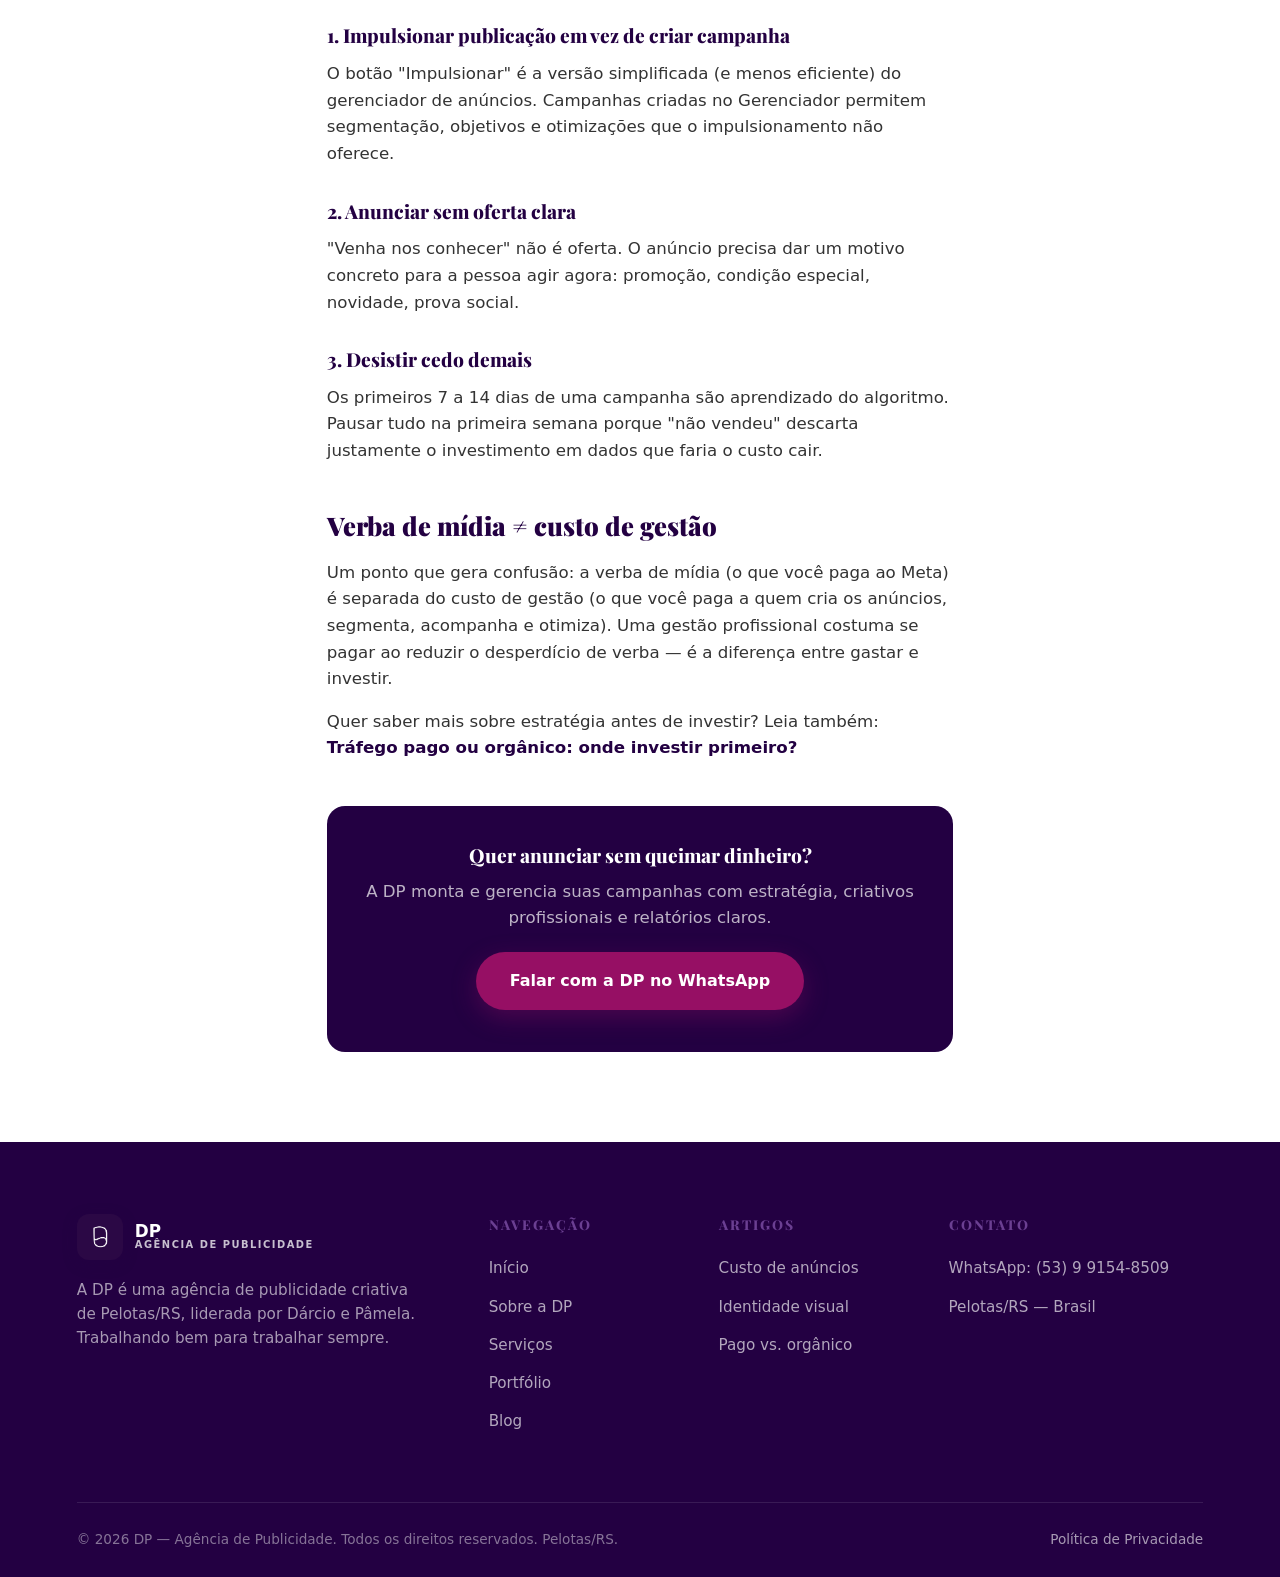
<file: blog/post-1.html>
<!DOCTYPE html>
<html lang="pt-BR">
<head>
<meta charset="UTF-8">
<meta name="viewport" content="width=device-width, initial-scale=1.0">
<title>Quanto custa anunciar no Instagram? Guia para pequenas empresas | Blog DP</title>
<meta name="description" content="Descubra quanto custa anunciar no Instagram e no Facebook: valores mínimos, quanto investir por mês e os erros que fazem pequenas empresas queimarem dinheiro.">
<meta name="robots" content="index, follow">
<link rel="canonical" href="https://dpagenciadepublicidade-beep.github.io/sitedpagenciadepublicidade/blog/post-1.html">
<link rel="icon" href="../img/logo.png">
<link href="https://fonts.cdnfonts.com/css/hatton" rel="stylesheet">
<link href="https://fonts.googleapis.com/css2?family=Playfair+Display:wght@600;700;800&family=Antic&display=swap" rel="stylesheet">
<link rel="stylesheet" href="../css/estilo.css">
<script type="application/ld+json">
{"@context":"https://schema.org","@type":"BlogPosting","headline":"Quanto custa anunciar no Instagram? Guia para pequenas empresas","author":{"@type":"Organization","name":"DP — Agência de Publicidade"},"datePublished":"2026-07-01","inLanguage":"pt-BR"}
</script>
</head>
<body>
<header id="header">
  <a href="../index.html" class="logo"><img src="../img/logo.png" alt="Logo DP"><span class="logo-text">DP<small>Agência de Publicidade</small></span></a>
  <button class="menu-toggle" id="menuToggle" aria-label="Abrir menu" aria-expanded="false"><span></span><span></span><span></span></button>
  <nav id="nav">
    <ul>
      <li><a href="../index.html">Início</a></li>
      <li><a href="../sobre.html">Sobre</a></li>
      <li><a href="../servicos.html">Serviços</a></li>
      <li><a href="../galeria.html">Portfólio</a></li>
      <li><a href="../blog.html" class="ativo">Blog</a></li>
      <li><a href="../index.html#contato">Contato</a></li>
      <li><a href="https://wa.me/5553991548509?text=Ol%C3%A1!%20Quero%20solicitar%20um%20or%C3%A7amento%20com%20a%20DP." target="_blank" rel="noopener" class="btn btn-roxo">Orçamento</a></li>
    </ul>
  </nav>
</header>

<div class="page-hero">
  <h1>Quanto custa anunciar no <em>Instagram</em>? Guia para pequenas empresas</h1>
</div>
<article class="artigo">
  <a href="../blog.html" class="voltar-blog">← Voltar ao blog</a>
  <div class="meta"><span class="cat">Tráfego Pago</span><span>Julho de 2026</span><span>6 min de leitura</span></div>

  <p>"Quanto preciso investir para anunciar no Instagram?" — essa é, disparado, a pergunta que mais recebemos aqui na DP. E a resposta honesta é: depende do seu objetivo. Mas dá para ter números de referência, e é isso que você vai encontrar neste guia.</p>

  <h2>O mínimo técnico não é o mínimo eficiente</h2>
  <p>O Meta (dono do Instagram e do Facebook) permite anunciar a partir de poucos reais por dia. Tecnicamente, com R$ 6/dia seu anúncio roda. Só que rodar não é o mesmo que funcionar.</p>
  <p>Com verbas muito baixas, o algoritmo não tem dados suficientes para otimizar a entrega, e seu anúncio aparece para pouca gente, de forma dispersa. É o cenário clássico de "anunciei e não deu resultado".</p>

  <div class="destaque">Referência prática para pequenas empresas: entre R$ 600 e R$ 1.500/mês de verba de mídia já permite testes consistentes e resultados mensuráveis na maioria dos segmentos locais.</div>

  <h2>O que influencia o custo</h2>
  <ul>
    <li><strong>Concorrência do segmento:</strong> anunciar para "advogado" custa mais caro por clique do que para "confeitaria artesanal".</li>
    <li><strong>Qualidade do criativo:</strong> anúncios bem feitos (foto, vídeo, texto) pagam menos por resultado — o Meta premia conteúdo que engaja.</li>
    <li><strong>Objetivo da campanha:</strong> gerar mensagem no WhatsApp custa diferente de gerar venda no site ou visita na loja.</li>
    <li><strong>Público e região:</strong> campanhas locais em cidades como Pelotas costumam ter custo por resultado menor que campanhas nacionais.</li>
  </ul>

  <h2>Os 3 erros que queimam dinheiro</h2>
  <h3>1. Impulsionar publicação em vez de criar campanha</h3>
  <p>O botão "Impulsionar" é a versão simplificada (e menos eficiente) do gerenciador de anúncios. Campanhas criadas no Gerenciador permitem segmentação, objetivos e otimizações que o impulsionamento não oferece.</p>
  <h3>2. Anunciar sem oferta clara</h3>
  <p>"Venha nos conhecer" não é oferta. O anúncio precisa dar um motivo concreto para a pessoa agir agora: promoção, condição especial, novidade, prova social.</p>
  <h3>3. Desistir cedo demais</h3>
  <p>Os primeiros 7 a 14 dias de uma campanha são aprendizado do algoritmo. Pausar tudo na primeira semana porque "não vendeu" descarta justamente o investimento em dados que faria o custo cair.</p>

  <h2>Verba de mídia ≠ custo de gestão</h2>
  <p>Um ponto que gera confusão: a verba de mídia (o que você paga ao Meta) é separada do custo de gestão (o que você paga a quem cria os anúncios, segmenta, acompanha e otimiza). Uma gestão profissional costuma se pagar ao reduzir o desperdício de verba — é a diferença entre gastar e investir.</p>

  <p>Quer saber mais sobre estratégia antes de investir? Leia também: <a href="post-3.html" style="color:var(--roxo);font-weight:700">Tráfego pago ou orgânico: onde investir primeiro?</a></p>

  <div class="cta-artigo">
    <h3>Quer anunciar sem queimar dinheiro?</h3>
    <p>A DP monta e gerencia suas campanhas com estratégia, criativos profissionais e relatórios claros.</p>
    <a href="https://wa.me/5553991548509?text=Ol%C3%A1!%20Li%20o%20artigo%20sobre%20an%C3%BAncios%20e%20quero%20uma%20proposta%20de%20tr%C3%A1fego%20pago." target="_blank" rel="noopener" class="btn btn-roxo">Falar com a DP no WhatsApp</a>
  </div>
</article>
<footer>
  <div class="footer-grid">
    <div class="footer-sobre">
      <a href="../index.html" class="logo"><img src="../img/logo.png" alt="Logo DP"><span class="logo-text">DP<small>Agência de Publicidade</small></span></a>
      <p>A DP é uma agência de publicidade criativa de Pelotas/RS, liderada por Dárcio e Pâmela. Trabalhando bem para trabalhar sempre.</p>
    </div>
    <div class="footer-col"><h4>Navegação</h4><ul><li><a href="../index.html">Início</a></li><li><a href="../sobre.html">Sobre a DP</a></li><li><a href="../servicos.html">Serviços</a></li><li><a href="../galeria.html">Portfólio</a></li><li><a href="../blog.html">Blog</a></li></ul></div>
    <div class="footer-col"><h4>Artigos</h4><ul><li><a href="post-1.html">Custo de anúncios</a></li><li><a href="post-2.html">Identidade visual</a></li><li><a href="post-3.html">Pago vs. orgânico</a></li></ul></div>
    <div class="footer-col"><h4>Contato</h4><ul><li><a href="https://wa.me/5553991548509" target="_blank" rel="noopener">WhatsApp: (53) 9 9154-8509</a></li><li><a href="../index.html#contato">Pelotas/RS — Brasil</a></li></ul></div>
  </div>
  <div class="footer-base">
    <p>© 2026 DP — Agência de Publicidade. Todos os direitos reservados. Pelotas/RS.</p>
    <a href="../privacidade.html">Política de Privacidade</a>
  </div>
</footer>
<a class="whats-float" href="https://wa.me/5553991548509?text=Ol%C3%A1!%20Quero%20solicitar%20um%20or%C3%A7amento%20com%20a%20DP." target="_blank" rel="noopener" aria-label="WhatsApp"><svg viewBox="0 0 24 24"><path d="M17.5 14.4c-.3-.15-1.76-.87-2.03-.97-.27-.1-.47-.15-.67.15-.2.3-.77.97-.94 1.17-.17.2-.35.22-.65.07-.3-.15-1.26-.46-2.4-1.48-.89-.79-1.48-1.77-1.66-2.07-.17-.3-.02-.46.13-.61.14-.13.3-.35.45-.52.15-.17.2-.3.3-.5.1-.2.05-.37-.02-.52-.08-.15-.67-1.62-.92-2.22-.24-.58-.49-.5-.67-.51h-.57c-.2 0-.52.07-.8.37-.27.3-1.04 1.02-1.04 2.5 0 1.47 1.07 2.9 1.22 3.1.15.2 2.1 3.2 5.1 4.49.71.3 1.27.49 1.7.63.72.23 1.37.2 1.88.12.58-.09 1.76-.72 2-1.42.25-.7.25-1.29.18-1.42-.08-.12-.28-.2-.58-.35M12.05 21.79h-.01a9.87 9.87 0 0 1-5.03-1.38l-.36-.21-3.74.98 1-3.65-.24-.37a9.85 9.85 0 0 1-1.51-5.26c0-5.45 4.44-9.88 9.9-9.88a9.83 9.83 0 0 1 7 2.9 9.83 9.83 0 0 1 2.89 7c0 5.45-4.44 9.87-9.9 9.87M20.47 3.55A11.8 11.8 0 0 0 12.05 0C5.5 0 .16 5.33.16 11.89c0 2.1.55 4.14 1.59 5.94L.06 24l6.32-1.66a11.9 11.9 0 0 0 5.67 1.44h.01c6.55 0 11.89-5.33 11.89-11.88 0-3.18-1.24-6.16-3.48-8.35"/></svg></a>
<script src="../js/main.js"></script>

</body>
</html>
</file>
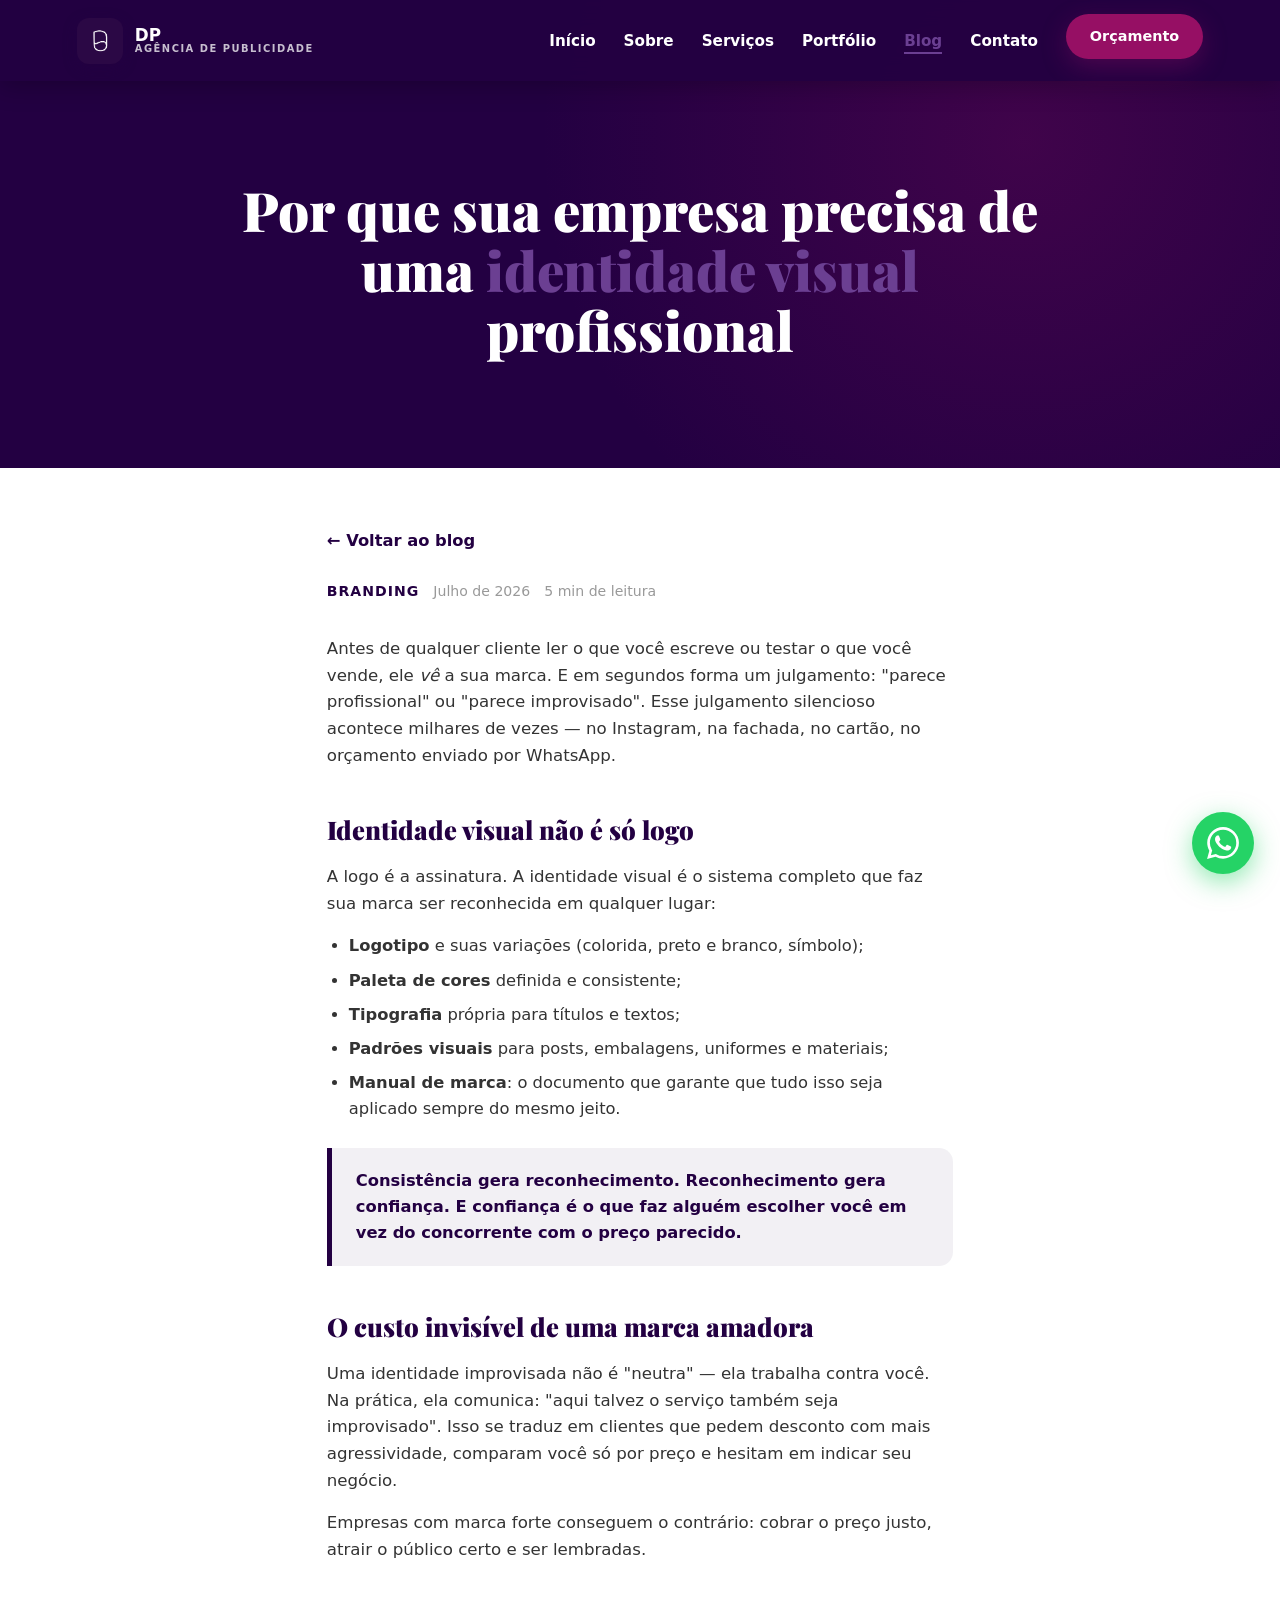
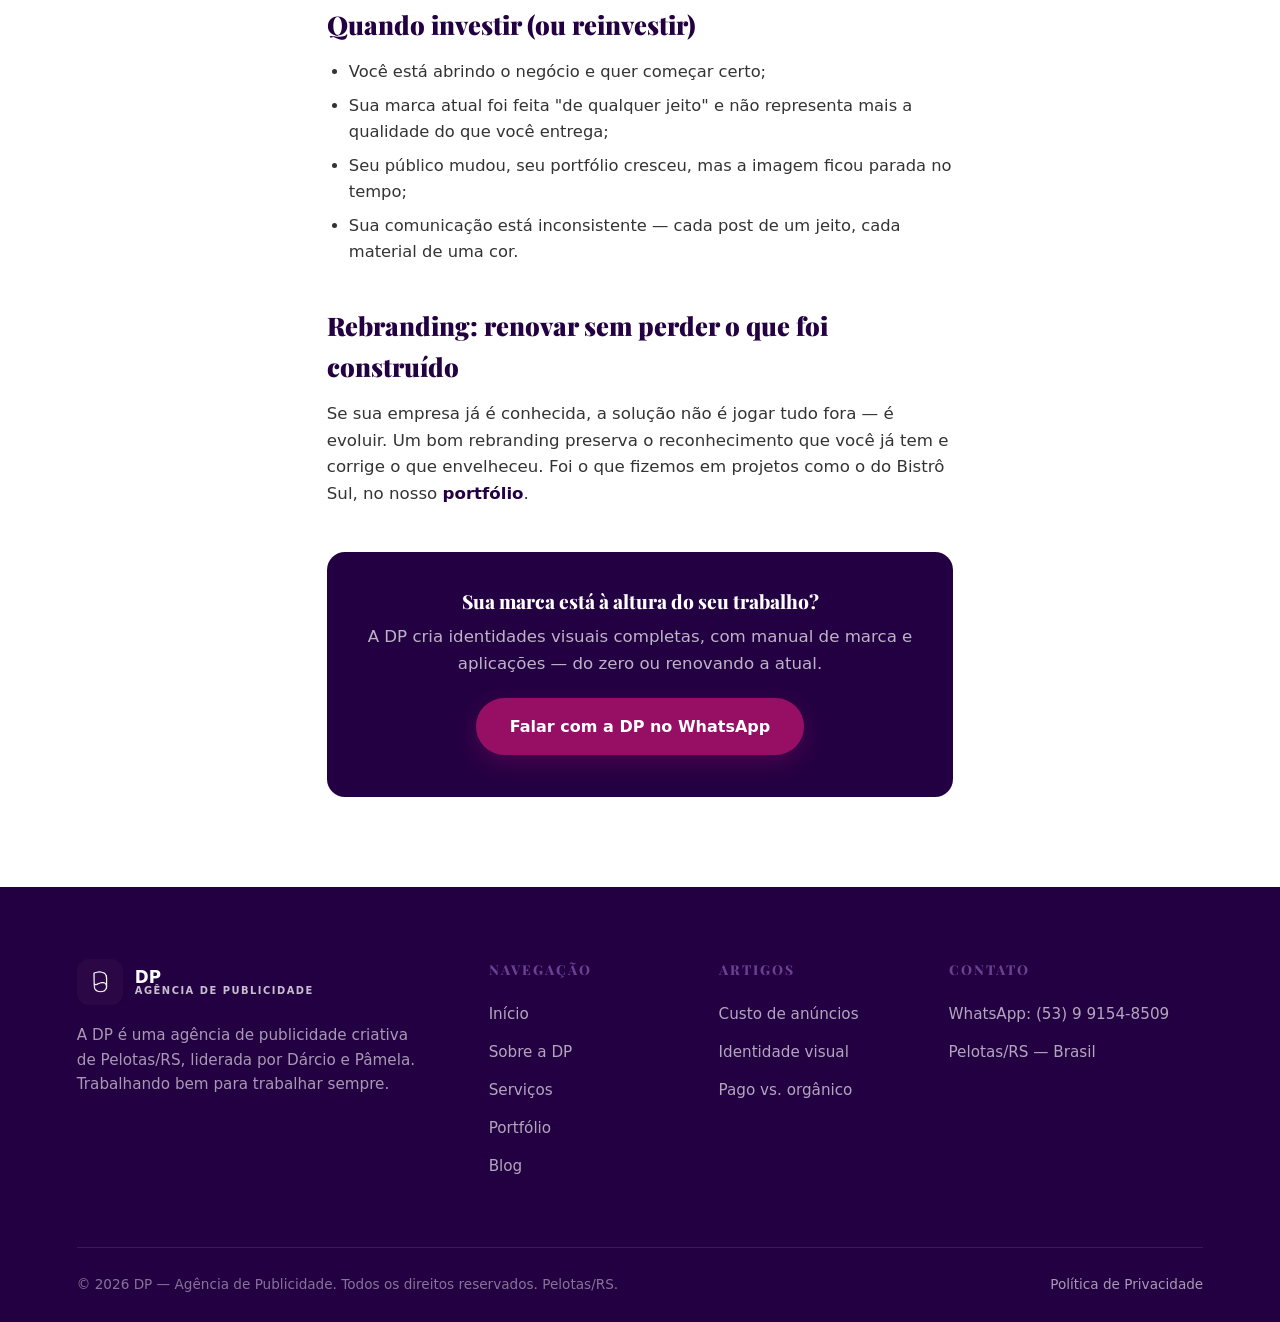
<file: blog/post-2.html>
<!DOCTYPE html>
<html lang="pt-BR">
<head>
<meta charset="UTF-8">
<meta name="viewport" content="width=device-width, initial-scale=1.0">
<title>Por que sua empresa precisa de uma identidade visual profissional | Blog DP</title>
<meta name="description" content="Logo amadora custa vendas. Entenda o que é identidade visual, o que ela comunica sobre seu negócio e quando vale a pena investir em uma marca profissional.">
<meta name="robots" content="index, follow">
<link rel="canonical" href="https://dpagenciadepublicidade-beep.github.io/sitedpagenciadepublicidade/blog/post-2.html">
<link rel="icon" href="../img/logo.png">
<link href="https://fonts.cdnfonts.com/css/hatton" rel="stylesheet">
<link href="https://fonts.googleapis.com/css2?family=Playfair+Display:wght@600;700;800&family=Antic&display=swap" rel="stylesheet">
<link rel="stylesheet" href="../css/estilo.css">
<script type="application/ld+json">
{"@context":"https://schema.org","@type":"BlogPosting","headline":"Por que sua empresa precisa de uma identidade visual profissional","author":{"@type":"Organization","name":"DP — Agência de Publicidade"},"datePublished":"2026-07-01","inLanguage":"pt-BR"}
</script>
</head>
<body>
<header id="header">
  <a href="../index.html" class="logo"><img src="../img/logo.png" alt="Logo DP"><span class="logo-text">DP<small>Agência de Publicidade</small></span></a>
  <button class="menu-toggle" id="menuToggle" aria-label="Abrir menu" aria-expanded="false"><span></span><span></span><span></span></button>
  <nav id="nav">
    <ul>
      <li><a href="../index.html">Início</a></li>
      <li><a href="../sobre.html">Sobre</a></li>
      <li><a href="../servicos.html">Serviços</a></li>
      <li><a href="../galeria.html">Portfólio</a></li>
      <li><a href="../blog.html" class="ativo">Blog</a></li>
      <li><a href="../index.html#contato">Contato</a></li>
      <li><a href="https://wa.me/5553991548509?text=Ol%C3%A1!%20Quero%20solicitar%20um%20or%C3%A7amento%20com%20a%20DP." target="_blank" rel="noopener" class="btn btn-roxo">Orçamento</a></li>
    </ul>
  </nav>
</header>

<div class="page-hero">
  <h1>Por que sua empresa precisa de uma <em>identidade visual</em> profissional</h1>
</div>
<article class="artigo">
  <a href="../blog.html" class="voltar-blog">← Voltar ao blog</a>
  <div class="meta"><span class="cat">Branding</span><span>Julho de 2026</span><span>5 min de leitura</span></div>

  <p>Antes de qualquer cliente ler o que você escreve ou testar o que você vende, ele <em>vê</em> a sua marca. E em segundos forma um julgamento: "parece profissional" ou "parece improvisado". Esse julgamento silencioso acontece milhares de vezes — no Instagram, na fachada, no cartão, no orçamento enviado por WhatsApp.</p>

  <h2>Identidade visual não é só logo</h2>
  <p>A logo é a assinatura. A identidade visual é o sistema completo que faz sua marca ser reconhecida em qualquer lugar:</p>
  <ul>
    <li><strong>Logotipo</strong> e suas variações (colorida, preto e branco, símbolo);</li>
    <li><strong>Paleta de cores</strong> definida e consistente;</li>
    <li><strong>Tipografia</strong> própria para títulos e textos;</li>
    <li><strong>Padrões visuais</strong> para posts, embalagens, uniformes e materiais;</li>
    <li><strong>Manual de marca</strong>: o documento que garante que tudo isso seja aplicado sempre do mesmo jeito.</li>
  </ul>

  <div class="destaque">Consistência gera reconhecimento. Reconhecimento gera confiança. E confiança é o que faz alguém escolher você em vez do concorrente com o preço parecido.</div>

  <h2>O custo invisível de uma marca amadora</h2>
  <p>Uma identidade improvisada não é "neutra" — ela trabalha contra você. Na prática, ela comunica: "aqui talvez o serviço também seja improvisado". Isso se traduz em clientes que pedem desconto com mais agressividade, comparam você só por preço e hesitam em indicar seu negócio.</p>
  <p>Empresas com marca forte conseguem o contrário: cobrar o preço justo, atrair o público certo e ser lembradas.</p>

  <h2>Quando investir (ou reinvestir)</h2>
  <ul>
    <li>Você está abrindo o negócio e quer começar certo;</li>
    <li>Sua marca atual foi feita "de qualquer jeito" e não representa mais a qualidade do que você entrega;</li>
    <li>Seu público mudou, seu portfólio cresceu, mas a imagem ficou parada no tempo;</li>
    <li>Sua comunicação está inconsistente — cada post de um jeito, cada material de uma cor.</li>
  </ul>

  <h2>Rebranding: renovar sem perder o que foi construído</h2>
  <p>Se sua empresa já é conhecida, a solução não é jogar tudo fora — é evoluir. Um bom rebranding preserva o reconhecimento que você já tem e corrige o que envelheceu. Foi o que fizemos em projetos como o do Bistrô Sul, no nosso <a href="../galeria.html" style="color:var(--roxo);font-weight:700">portfólio</a>.</p>

  <div class="cta-artigo">
    <h3>Sua marca está à altura do seu trabalho?</h3>
    <p>A DP cria identidades visuais completas, com manual de marca e aplicações — do zero ou renovando a atual.</p>
    <a href="https://wa.me/5553991548509?text=Ol%C3%A1!%20Li%20o%20artigo%20sobre%20identidade%20visual%20e%20quero%20uma%20proposta." target="_blank" rel="noopener" class="btn btn-roxo">Falar com a DP no WhatsApp</a>
  </div>
</article>
<footer>
  <div class="footer-grid">
    <div class="footer-sobre">
      <a href="../index.html" class="logo"><img src="../img/logo.png" alt="Logo DP"><span class="logo-text">DP<small>Agência de Publicidade</small></span></a>
      <p>A DP é uma agência de publicidade criativa de Pelotas/RS, liderada por Dárcio e Pâmela. Trabalhando bem para trabalhar sempre.</p>
    </div>
    <div class="footer-col"><h4>Navegação</h4><ul><li><a href="../index.html">Início</a></li><li><a href="../sobre.html">Sobre a DP</a></li><li><a href="../servicos.html">Serviços</a></li><li><a href="../galeria.html">Portfólio</a></li><li><a href="../blog.html">Blog</a></li></ul></div>
    <div class="footer-col"><h4>Artigos</h4><ul><li><a href="post-1.html">Custo de anúncios</a></li><li><a href="post-2.html">Identidade visual</a></li><li><a href="post-3.html">Pago vs. orgânico</a></li></ul></div>
    <div class="footer-col"><h4>Contato</h4><ul><li><a href="https://wa.me/5553991548509" target="_blank" rel="noopener">WhatsApp: (53) 9 9154-8509</a></li><li><a href="../index.html#contato">Pelotas/RS — Brasil</a></li></ul></div>
  </div>
  <div class="footer-base">
    <p>© 2026 DP — Agência de Publicidade. Todos os direitos reservados. Pelotas/RS.</p>
    <a href="../privacidade.html">Política de Privacidade</a>
  </div>
</footer>
<a class="whats-float" href="https://wa.me/5553991548509?text=Ol%C3%A1!%20Quero%20solicitar%20um%20or%C3%A7amento%20com%20a%20DP." target="_blank" rel="noopener" aria-label="WhatsApp"><svg viewBox="0 0 24 24"><path d="M17.5 14.4c-.3-.15-1.76-.87-2.03-.97-.27-.1-.47-.15-.67.15-.2.3-.77.97-.94 1.17-.17.2-.35.22-.65.07-.3-.15-1.26-.46-2.4-1.48-.89-.79-1.48-1.77-1.66-2.07-.17-.3-.02-.46.13-.61.14-.13.3-.35.45-.52.15-.17.2-.3.3-.5.1-.2.05-.37-.02-.52-.08-.15-.67-1.62-.92-2.22-.24-.58-.49-.5-.67-.51h-.57c-.2 0-.52.07-.8.37-.27.3-1.04 1.02-1.04 2.5 0 1.47 1.07 2.9 1.22 3.1.15.2 2.1 3.2 5.1 4.49.71.3 1.27.49 1.7.63.72.23 1.37.2 1.88.12.58-.09 1.76-.72 2-1.42.25-.7.25-1.29.18-1.42-.08-.12-.28-.2-.58-.35M12.05 21.79h-.01a9.87 9.87 0 0 1-5.03-1.38l-.36-.21-3.74.98 1-3.65-.24-.37a9.85 9.85 0 0 1-1.51-5.26c0-5.45 4.44-9.88 9.9-9.88a9.83 9.83 0 0 1 7 2.9 9.83 9.83 0 0 1 2.89 7c0 5.45-4.44 9.87-9.9 9.87M20.47 3.55A11.8 11.8 0 0 0 12.05 0C5.5 0 .16 5.33.16 11.89c0 2.1.55 4.14 1.59 5.94L.06 24l6.32-1.66a11.9 11.9 0 0 0 5.67 1.44h.01c6.55 0 11.89-5.33 11.89-11.88 0-3.18-1.24-6.16-3.48-8.35"/></svg></a>
<script src="../js/main.js"></script>

</body>
</html>
</file>
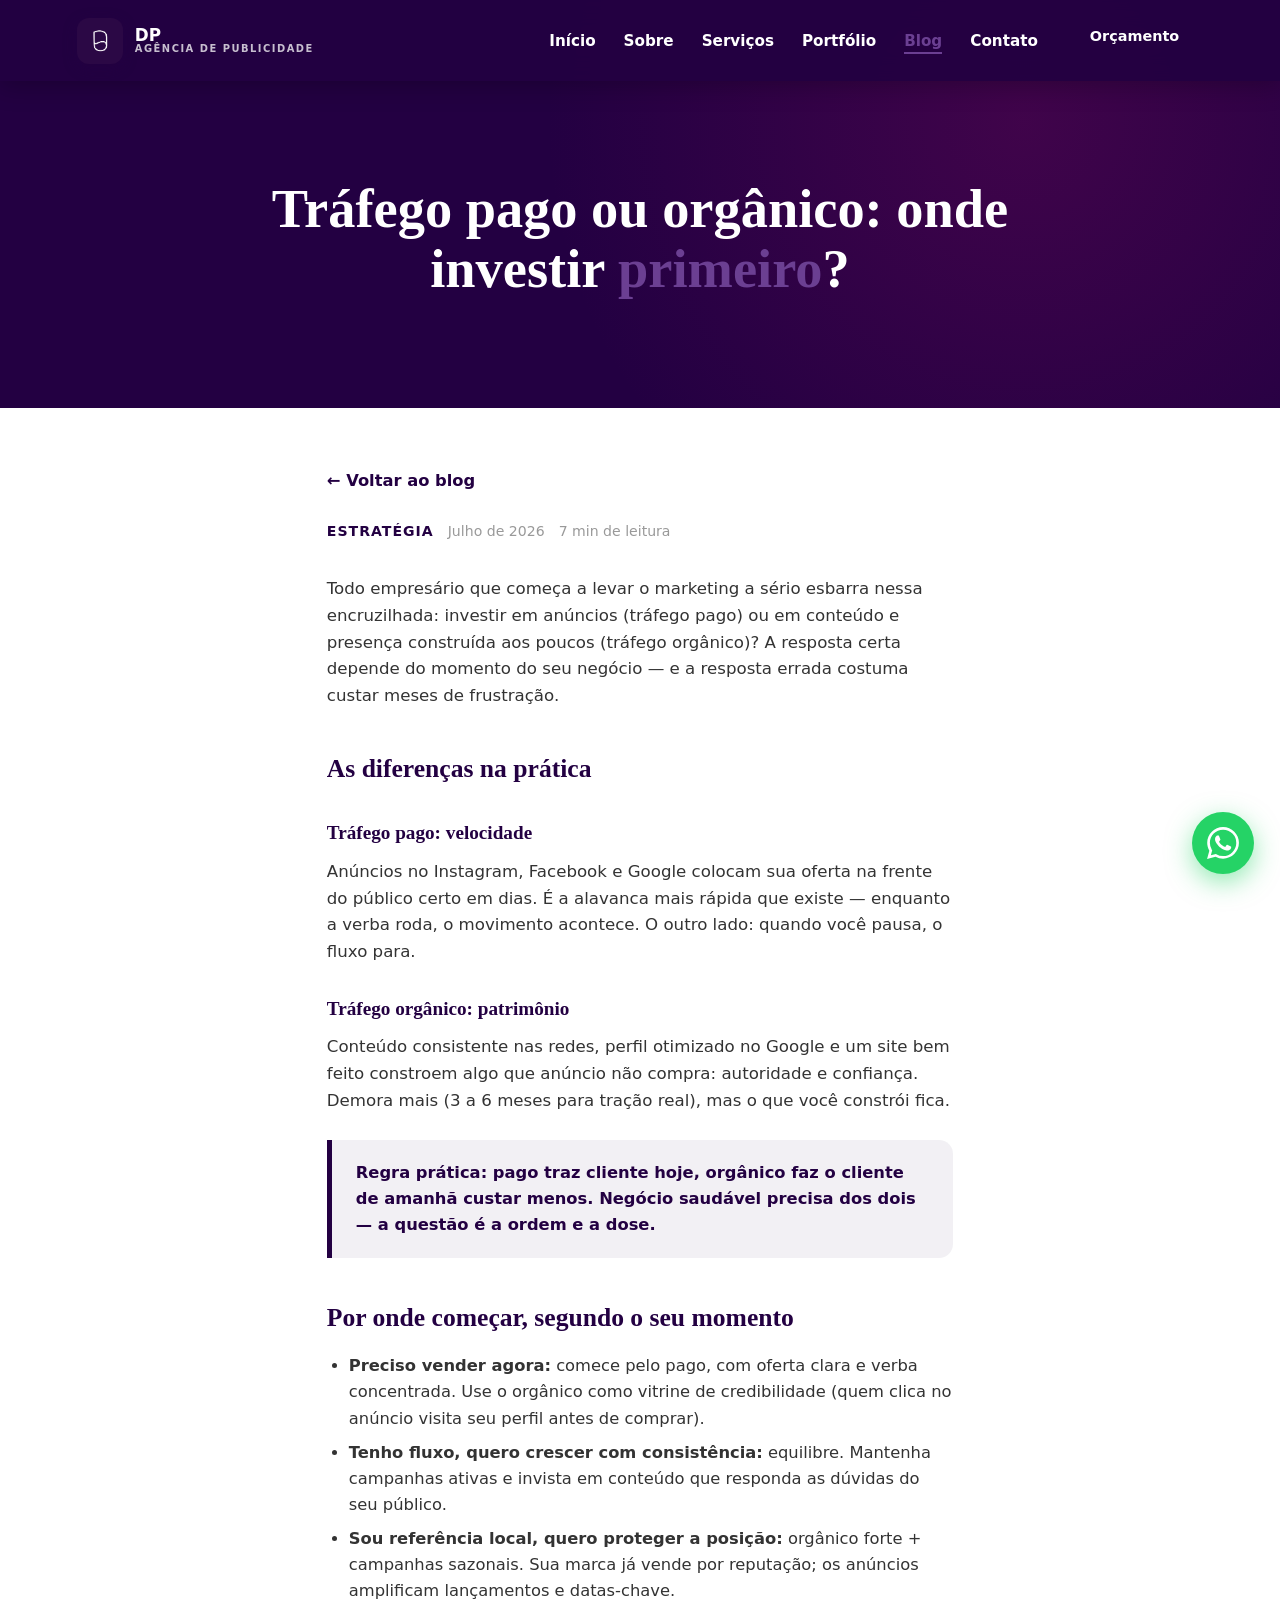
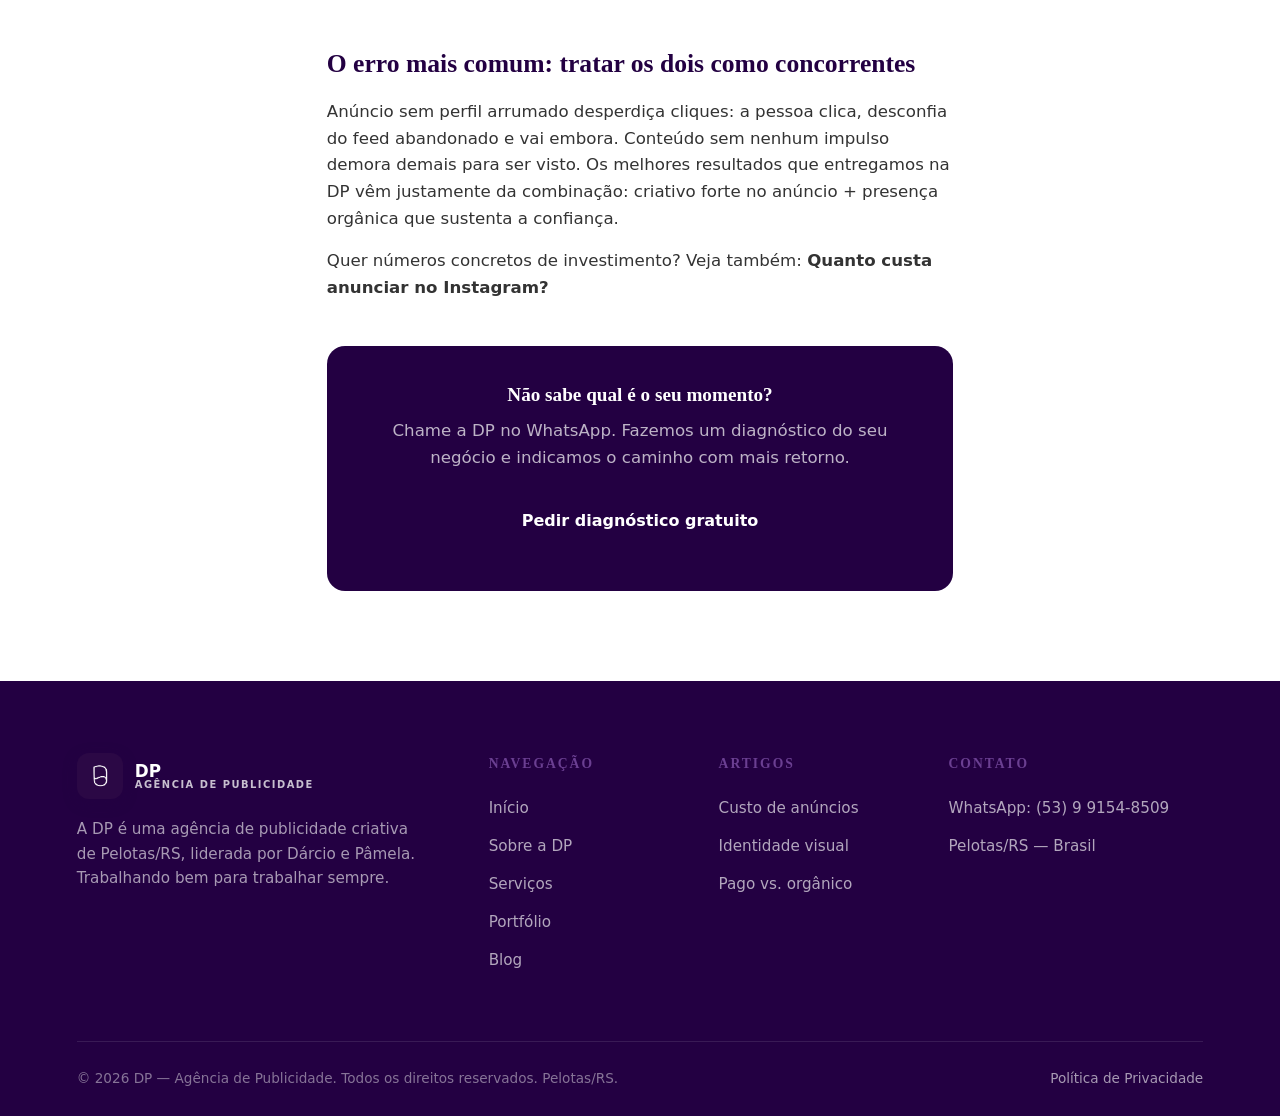
<file: blog/post-3.html>
<!DOCTYPE html>
<html lang="pt-BR">
<head>
<meta charset="UTF-8">
<meta name="viewport" content="width=device-width, initial-scale=1.0">
<title>Tráfego pago ou orgânico: onde sua empresa deve investir primeiro? | Blog DP</title>
<meta name="description" content="Tráfego pago traz resultado rápido, orgânico constrói autoridade. Entenda as diferenças, prazos e como combinar os dois sem desperdiçar verba de marketing.">
<meta name="robots" content="index, follow">
<link rel="canonical" href="https://dpagenciadepublicidade-beep.github.io/sitedpagenciadepublicidade/blog/post-3.html">
<link rel="icon" href="../img/logo.png">
<link rel="stylesheet" href="../css/estilo.css">
<script type="application/ld+json">
{"@context":"https://schema.org","@type":"BlogPosting","headline":"Tráfego pago ou orgânico: onde sua empresa deve investir primeiro?","author":{"@type":"Organization","name":"DP — Agência de Publicidade"},"datePublished":"2026-07-01","inLanguage":"pt-BR"}
</script>
</head>
<body>
<header id="header">
  <a href="../index.html" class="logo"><img src="../img/logo.png" alt="Logo DP"><span class="logo-text">DP<small>Agência de Publicidade</small></span></a>
  <button class="menu-toggle" id="menuToggle" aria-label="Abrir menu" aria-expanded="false"><span></span><span></span><span></span></button>
  <nav id="nav">
    <ul>
      <li><a href="../index.html">Início</a></li>
      <li><a href="../sobre.html">Sobre</a></li>
      <li><a href="../servicos.html">Serviços</a></li>
      <li><a href="../galeria.html">Portfólio</a></li>
      <li><a href="../blog.html" class="ativo">Blog</a></li>
      <li><a href="../index.html#contato">Contato</a></li>
      <li><a href="https://wa.me/5553991548509?text=Ol%C3%A1!%20Quero%20solicitar%20um%20or%C3%A7amento%20com%20a%20DP." target="_blank" rel="noopener" class="btn btn-laranja">Orçamento</a></li>
    </ul>
  </nav>
</header>

<div class="page-hero">
  <h1>Tráfego pago ou orgânico: onde investir <em>primeiro</em>?</h1>
</div>
<article class="artigo">
  <a href="../blog.html" class="voltar-blog">← Voltar ao blog</a>
  <div class="meta"><span class="cat">Estratégia</span><span>Julho de 2026</span><span>7 min de leitura</span></div>

  <p>Todo empresário que começa a levar o marketing a sério esbarra nessa encruzilhada: investir em anúncios (tráfego pago) ou em conteúdo e presença construída aos poucos (tráfego orgânico)? A resposta certa depende do momento do seu negócio — e a resposta errada costuma custar meses de frustração.</p>

  <h2>As diferenças na prática</h2>
  <h3>Tráfego pago: velocidade</h3>
  <p>Anúncios no Instagram, Facebook e Google colocam sua oferta na frente do público certo em dias. É a alavanca mais rápida que existe — enquanto a verba roda, o movimento acontece. O outro lado: quando você pausa, o fluxo para.</p>
  <h3>Tráfego orgânico: patrimônio</h3>
  <p>Conteúdo consistente nas redes, perfil otimizado no Google e um site bem feito constroem algo que anúncio não compra: autoridade e confiança. Demora mais (3 a 6 meses para tração real), mas o que você constrói fica.</p>

  <div class="destaque">Regra prática: pago traz cliente hoje, orgânico faz o cliente de amanhã custar menos. Negócio saudável precisa dos dois — a questão é a ordem e a dose.</div>

  <h2>Por onde começar, segundo o seu momento</h2>
  <ul>
    <li><strong>Preciso vender agora:</strong> comece pelo pago, com oferta clara e verba concentrada. Use o orgânico como vitrine de credibilidade (quem clica no anúncio visita seu perfil antes de comprar).</li>
    <li><strong>Tenho fluxo, quero crescer com consistência:</strong> equilibre. Mantenha campanhas ativas e invista em conteúdo que responda as dúvidas do seu público.</li>
    <li><strong>Sou referência local, quero proteger a posição:</strong> orgânico forte + campanhas sazonais. Sua marca já vende por reputação; os anúncios amplificam lançamentos e datas-chave.</li>
  </ul>

  <h2>O erro mais comum: tratar os dois como concorrentes</h2>
  <p>Anúncio sem perfil arrumado desperdiça cliques: a pessoa clica, desconfia do feed abandonado e vai embora. Conteúdo sem nenhum impulso demora demais para ser visto. Os melhores resultados que entregamos na DP vêm justamente da combinação: criativo forte no anúncio + presença orgânica que sustenta a confiança.</p>

  <p>Quer números concretos de investimento? Veja também: <a href="post-1.html" style="color:var(--laranja);font-weight:700">Quanto custa anunciar no Instagram?</a></p>

  <div class="cta-artigo">
    <h3>Não sabe qual é o seu momento?</h3>
    <p>Chame a DP no WhatsApp. Fazemos um diagnóstico do seu negócio e indicamos o caminho com mais retorno.</p>
    <a href="https://wa.me/5553991548509?text=Ol%C3%A1!%20Li%20o%20artigo%20sobre%20tr%C3%A1fego%20e%20quero%20um%20diagn%C3%B3stico." target="_blank" rel="noopener" class="btn btn-laranja">Pedir diagnóstico gratuito</a>
  </div>
</article>
<footer>
  <div class="footer-grid">
    <div class="footer-sobre">
      <a href="../index.html" class="logo"><img src="../img/logo.png" alt="Logo DP"><span class="logo-text">DP<small>Agência de Publicidade</small></span></a>
      <p>A DP é uma agência de publicidade criativa de Pelotas/RS, liderada por Dárcio e Pâmela. Trabalhando bem para trabalhar sempre.</p>
    </div>
    <div class="footer-col"><h4>Navegação</h4><ul><li><a href="../index.html">Início</a></li><li><a href="../sobre.html">Sobre a DP</a></li><li><a href="../servicos.html">Serviços</a></li><li><a href="../galeria.html">Portfólio</a></li><li><a href="../blog.html">Blog</a></li></ul></div>
    <div class="footer-col"><h4>Artigos</h4><ul><li><a href="post-1.html">Custo de anúncios</a></li><li><a href="post-2.html">Identidade visual</a></li><li><a href="post-3.html">Pago vs. orgânico</a></li></ul></div>
    <div class="footer-col"><h4>Contato</h4><ul><li><a href="https://wa.me/5553991548509" target="_blank" rel="noopener">WhatsApp: (53) 9 9154-8509</a></li><li><a href="../index.html#contato">Pelotas/RS — Brasil</a></li></ul></div>
  </div>
  <div class="footer-base">
    <p>© 2026 DP — Agência de Publicidade. Todos os direitos reservados. Pelotas/RS.</p>
    <a href="../privacidade.html">Política de Privacidade</a>
  </div>
</footer>
<a class="whats-float" href="https://wa.me/5553991548509?text=Ol%C3%A1!%20Quero%20solicitar%20um%20or%C3%A7amento%20com%20a%20DP." target="_blank" rel="noopener" aria-label="WhatsApp"><svg viewBox="0 0 24 24"><path d="M17.5 14.4c-.3-.15-1.76-.87-2.03-.97-.27-.1-.47-.15-.67.15-.2.3-.77.97-.94 1.17-.17.2-.35.22-.65.07-.3-.15-1.26-.46-2.4-1.48-.89-.79-1.48-1.77-1.66-2.07-.17-.3-.02-.46.13-.61.14-.13.3-.35.45-.52.15-.17.2-.3.3-.5.1-.2.05-.37-.02-.52-.08-.15-.67-1.62-.92-2.22-.24-.58-.49-.5-.67-.51h-.57c-.2 0-.52.07-.8.37-.27.3-1.04 1.02-1.04 2.5 0 1.47 1.07 2.9 1.22 3.1.15.2 2.1 3.2 5.1 4.49.71.3 1.27.49 1.7.63.72.23 1.37.2 1.88.12.58-.09 1.76-.72 2-1.42.25-.7.25-1.29.18-1.42-.08-.12-.28-.2-.58-.35M12.05 21.79h-.01a9.87 9.87 0 0 1-5.03-1.38l-.36-.21-3.74.98 1-3.65-.24-.37a9.85 9.85 0 0 1-1.51-5.26c0-5.45 4.44-9.88 9.9-9.88a9.83 9.83 0 0 1 7 2.9 9.83 9.83 0 0 1 2.89 7c0 5.45-4.44 9.87-9.9 9.87M20.47 3.55A11.8 11.8 0 0 0 12.05 0C5.5 0 .16 5.33.16 11.89c0 2.1.55 4.14 1.59 5.94L.06 24l6.32-1.66a11.9 11.9 0 0 0 5.67 1.44h.01c6.55 0 11.89-5.33 11.89-11.88 0-3.18-1.24-6.16-3.48-8.35"/></svg></a>
<script src="../js/main.js"></script>

</body>
</html>
</file>
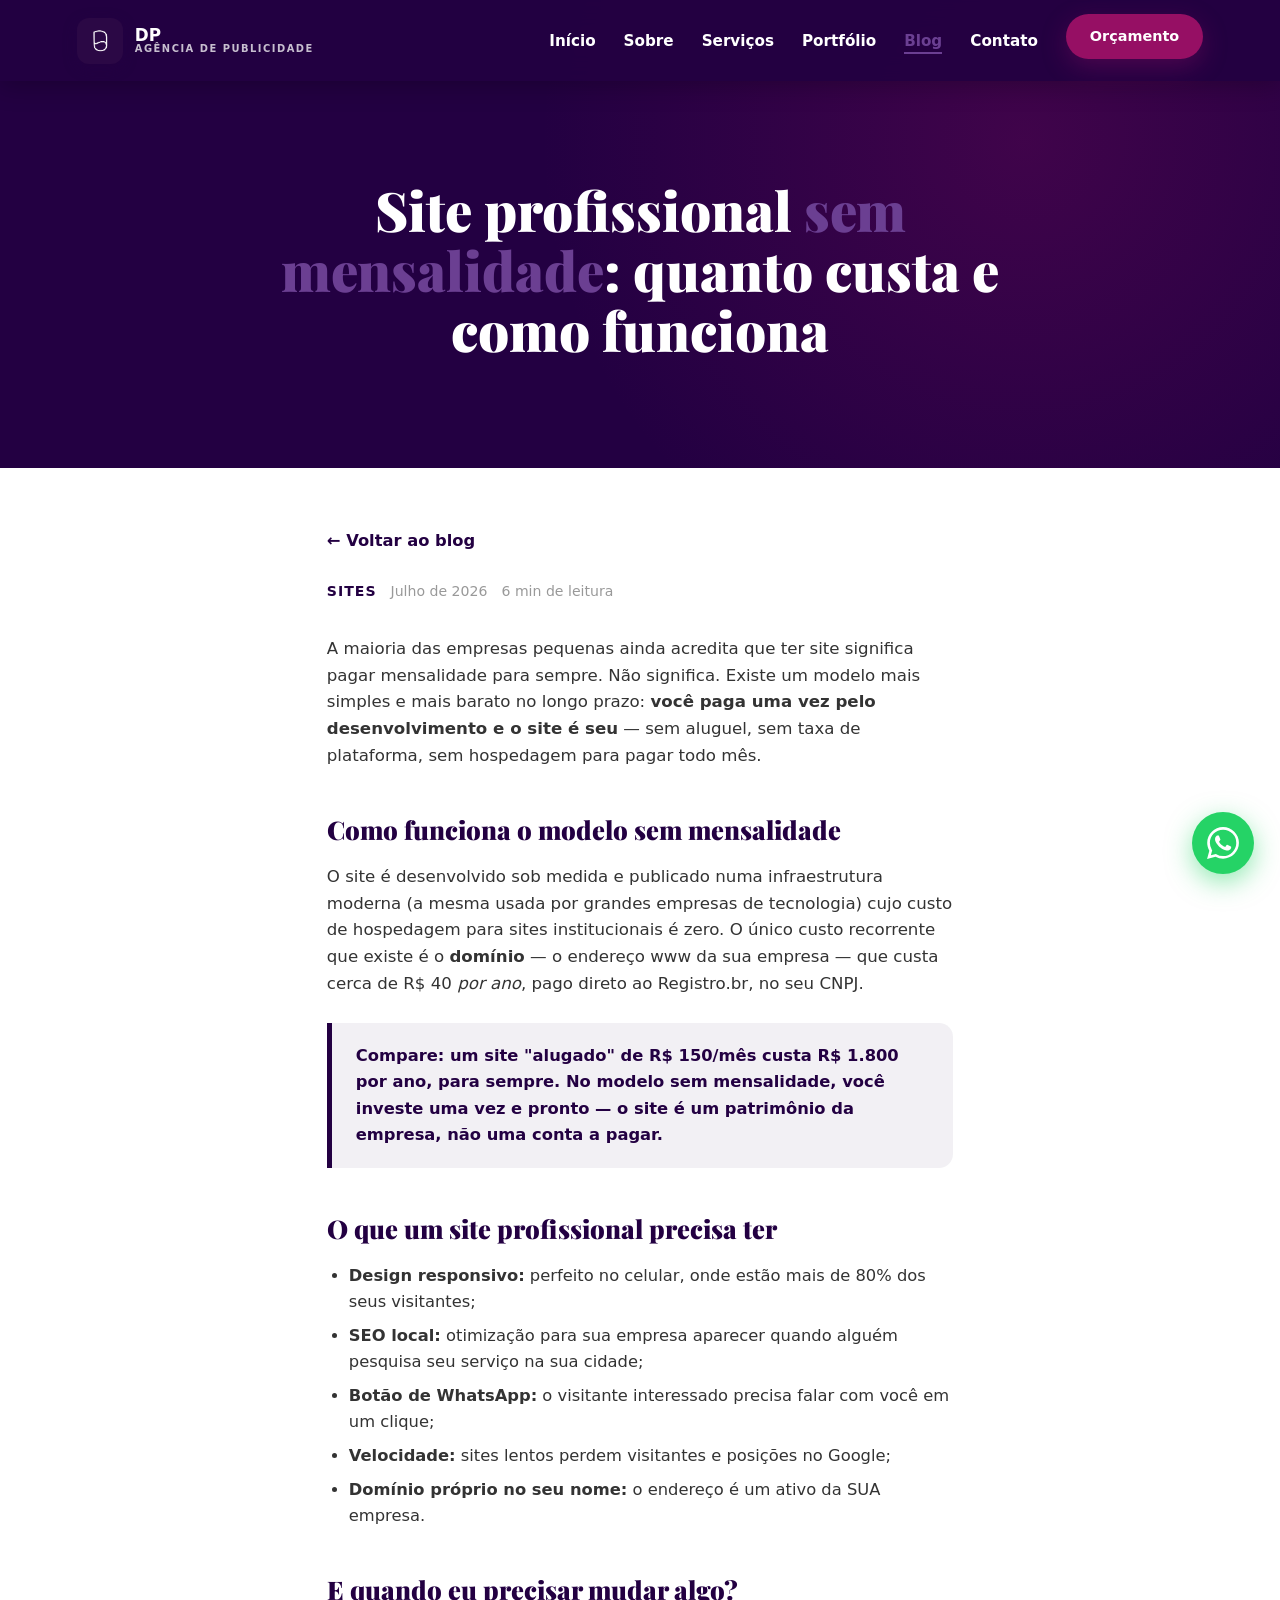
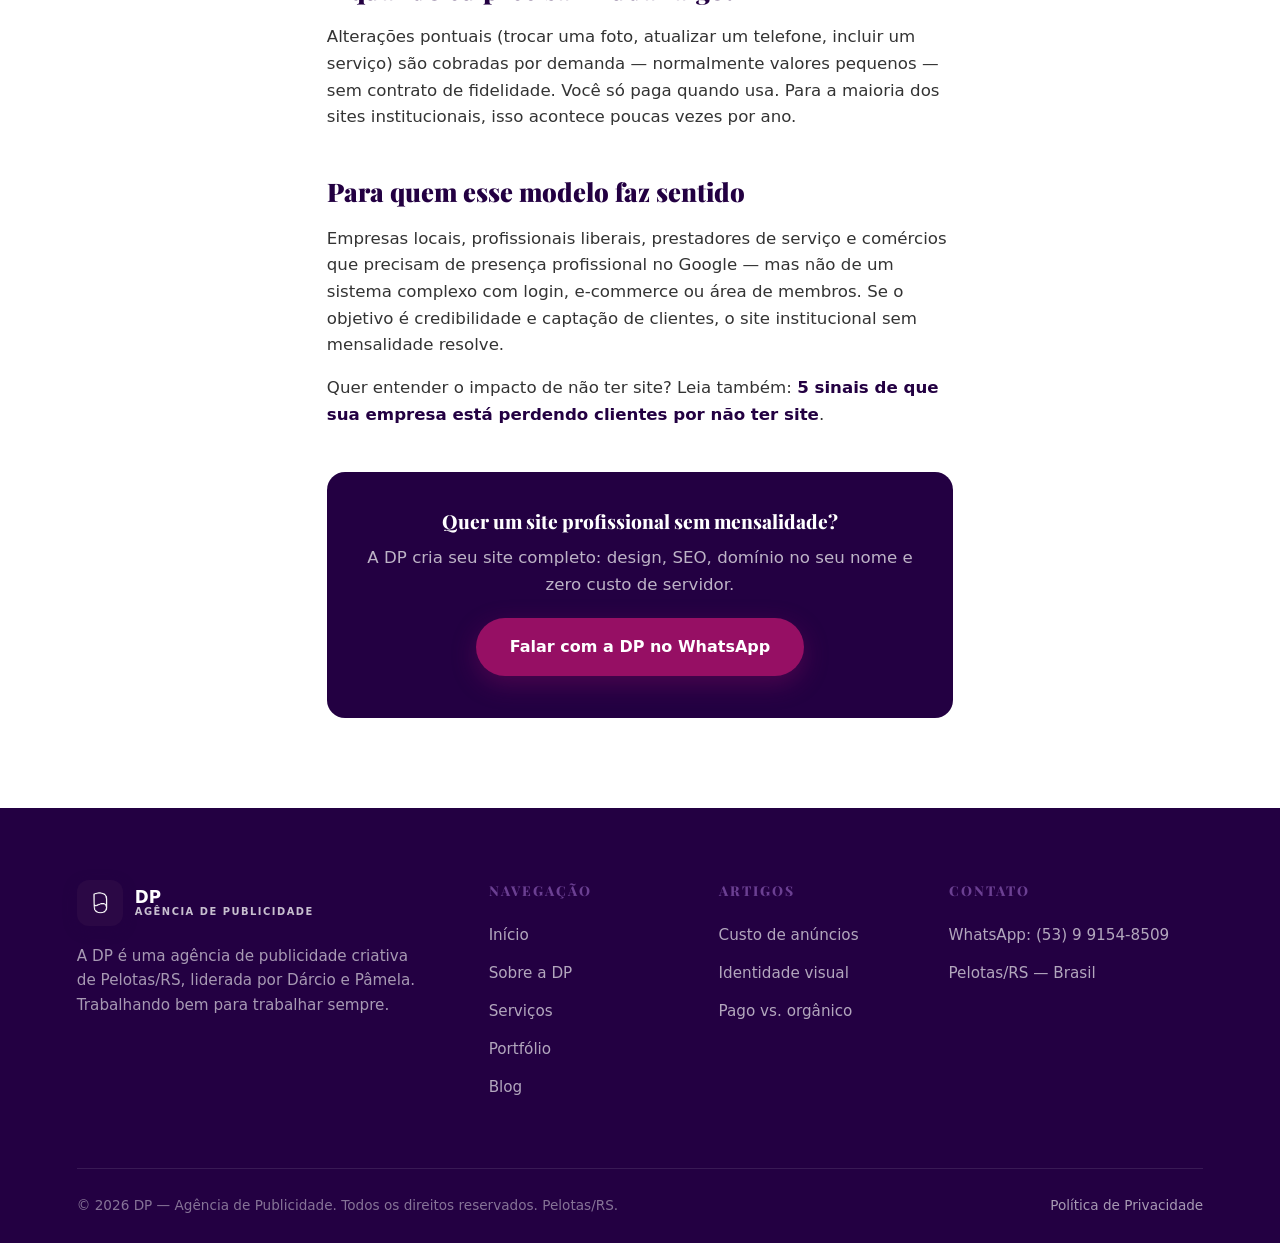
<file: blog/post-4.html>
<!DOCTYPE html>
<html lang="pt-BR">
<head>
<meta charset="UTF-8">
<meta name="viewport" content="width=device-width, initial-scale=1.0">
<title>Site profissional sem mensalidade: quanto custa e como funciona | Blog DP</title>
<meta name="description" content="Site profissional sem mensalidade: entenda o modelo em que você paga uma vez e o site é seu. Quanto custa, o que inclui e por que sai mais barato que site alugado.">
<meta name="robots" content="index, follow">
<link rel="canonical" href="https://dpagenciadepublicidade-beep.github.io/sitedpagenciadepublicidade/blog/post-4.html">
<link rel="icon" href="../img/logo.png">
<link href="https://fonts.cdnfonts.com/css/hatton" rel="stylesheet">
<link href="https://fonts.googleapis.com/css2?family=Playfair+Display:wght@600;700;800&family=Antic&display=swap" rel="stylesheet">
<link rel="stylesheet" href="../css/estilo.css">
<script type="application/ld+json">
{"@context":"https://schema.org","@type":"BlogPosting","headline":"Site profissional sem mensalidade: quanto custa e como funciona","author":{"@type":"Organization","name":"DP — Agência de Publicidade"},"datePublished":"2026-07-01","inLanguage":"pt-BR"}
</script>
</head>
<body>
<header id="header">
  <a href="../index.html" class="logo"><img src="../img/logo.png" alt="Logo DP"><span class="logo-text">DP<small>Agência de Publicidade</small></span></a>
  <button class="menu-toggle" id="menuToggle" aria-label="Abrir menu" aria-expanded="false"><span></span><span></span><span></span></button>
  <nav id="nav">
    <ul>
      <li><a href="../index.html">Início</a></li>
      <li><a href="../sobre.html">Sobre</a></li>
      <li><a href="../servicos.html">Serviços</a></li>
      <li><a href="../galeria.html">Portfólio</a></li>
      <li><a href="../blog.html" class="ativo">Blog</a></li>
      <li><a href="../index.html#contato">Contato</a></li>
      <li><a href="https://wa.me/5553991548509?text=Ol%C3%A1!%20Quero%20solicitar%20um%20or%C3%A7amento%20com%20a%20DP." target="_blank" rel="noopener" class="btn btn-roxo">Orçamento</a></li>
    </ul>
  </nav>
</header>

<div class="page-hero">
  <h1>Site profissional <em>sem mensalidade</em>: quanto custa e como funciona</h1>
</div>
<article class="artigo">
  <a href="../blog.html" class="voltar-blog">← Voltar ao blog</a>
  <div class="meta"><span class="cat">Sites</span><span>Julho de 2026</span><span>6 min de leitura</span></div>
  <p>A maioria das empresas pequenas ainda acredita que ter site significa pagar mensalidade para sempre. Não significa. Existe um modelo mais simples e mais barato no longo prazo: <strong>você paga uma vez pelo desenvolvimento e o site é seu</strong> — sem aluguel, sem taxa de plataforma, sem hospedagem para pagar todo mês.</p>

  <h2>Como funciona o modelo sem mensalidade</h2>
  <p>O site é desenvolvido sob medida e publicado numa infraestrutura moderna (a mesma usada por grandes empresas de tecnologia) cujo custo de hospedagem para sites institucionais é zero. O único custo recorrente que existe é o <strong>domínio</strong> — o endereço www da sua empresa — que custa cerca de R$ 40 <em>por ano</em>, pago direto ao Registro.br, no seu CNPJ.</p>
  <div class="destaque">Compare: um site "alugado" de R$ 150/mês custa R$ 1.800 por ano, para sempre. No modelo sem mensalidade, você investe uma vez e pronto — o site é um patrimônio da empresa, não uma conta a pagar.</div>

  <h2>O que um site profissional precisa ter</h2>
  <ul>
    <li><strong>Design responsivo:</strong> perfeito no celular, onde estão mais de 80% dos seus visitantes;</li>
    <li><strong>SEO local:</strong> otimização para sua empresa aparecer quando alguém pesquisa seu serviço na sua cidade;</li>
    <li><strong>Botão de WhatsApp:</strong> o visitante interessado precisa falar com você em um clique;</li>
    <li><strong>Velocidade:</strong> sites lentos perdem visitantes e posições no Google;</li>
    <li><strong>Domínio próprio no seu nome:</strong> o endereço é um ativo da SUA empresa.</li>
  </ul>

  <h2>E quando eu precisar mudar algo?</h2>
  <p>Alterações pontuais (trocar uma foto, atualizar um telefone, incluir um serviço) são cobradas por demanda — normalmente valores pequenos — sem contrato de fidelidade. Você só paga quando usa. Para a maioria dos sites institucionais, isso acontece poucas vezes por ano.</p>

  <h2>Para quem esse modelo faz sentido</h2>
  <p>Empresas locais, profissionais liberais, prestadores de serviço e comércios que precisam de presença profissional no Google — mas não de um sistema complexo com login, e-commerce ou área de membros. Se o objetivo é credibilidade e captação de clientes, o site institucional sem mensalidade resolve.</p>

  <p>Quer entender o impacto de não ter site? Leia também: <a href="post-6.html" style="color:var(--roxo);font-weight:700">5 sinais de que sua empresa está perdendo clientes por não ter site</a>.</p>
  <div class="cta-artigo">
    <h3>Quer um site profissional sem mensalidade?</h3>
    <p>A DP cria seu site completo: design, SEO, domínio no seu nome e zero custo de servidor.</p>
    <a href="https://wa.me/5553991548509?text=Ol%C3%A1!%20Li%20o%20artigo%20sobre%20site%20sem%20mensalidade%20e%20quero%20um%20or%C3%A7amento." target="_blank" rel="noopener" class="btn btn-roxo">Falar com a DP no WhatsApp</a>
  </div>
</article>
<footer>
  <div class="footer-grid">
    <div class="footer-sobre">
      <a href="../index.html" class="logo"><img src="../img/logo.png" alt="Logo DP"><span class="logo-text">DP<small>Agência de Publicidade</small></span></a>
      <p>A DP é uma agência de publicidade criativa de Pelotas/RS, liderada por Dárcio e Pâmela. Trabalhando bem para trabalhar sempre.</p>
    </div>
    <div class="footer-col"><h4>Navegação</h4><ul><li><a href="../index.html">Início</a></li><li><a href="../sobre.html">Sobre a DP</a></li><li><a href="../servicos.html">Serviços</a></li><li><a href="../galeria.html">Portfólio</a></li><li><a href="../blog.html">Blog</a></li></ul></div>
    <div class="footer-col"><h4>Artigos</h4><ul><li><a href="post-1.html">Custo de anúncios</a></li><li><a href="post-2.html">Identidade visual</a></li><li><a href="post-3.html">Pago vs. orgânico</a></li></ul></div>
    <div class="footer-col"><h4>Contato</h4><ul><li><a href="https://wa.me/5553991548509" target="_blank" rel="noopener">WhatsApp: (53) 9 9154-8509</a></li><li><a href="../index.html#contato">Pelotas/RS — Brasil</a></li></ul></div>
  </div>
  <div class="footer-base">
    <p>© 2026 DP — Agência de Publicidade. Todos os direitos reservados. Pelotas/RS.</p>
    <a href="../privacidade.html">Política de Privacidade</a>
  </div>
</footer>
<a class="whats-float" href="https://wa.me/5553991548509?text=Ol%C3%A1!%20Quero%20solicitar%20um%20or%C3%A7amento%20com%20a%20DP." target="_blank" rel="noopener" aria-label="WhatsApp"><svg viewBox="0 0 24 24"><path d="M17.5 14.4c-.3-.15-1.76-.87-2.03-.97-.27-.1-.47-.15-.67.15-.2.3-.77.97-.94 1.17-.17.2-.35.22-.65.07-.3-.15-1.26-.46-2.4-1.48-.89-.79-1.48-1.77-1.66-2.07-.17-.3-.02-.46.13-.61.14-.13.3-.35.45-.52.15-.17.2-.3.3-.5.1-.2.05-.37-.02-.52-.08-.15-.67-1.62-.92-2.22-.24-.58-.49-.5-.67-.51h-.57c-.2 0-.52.07-.8.37-.27.3-1.04 1.02-1.04 2.5 0 1.47 1.07 2.9 1.22 3.1.15.2 2.1 3.2 5.1 4.49.71.3 1.27.49 1.7.63.72.23 1.37.2 1.88.12.58-.09 1.76-.72 2-1.42.25-.7.25-1.29.18-1.42-.08-.12-.28-.2-.58-.35M12.05 21.79h-.01a9.87 9.87 0 0 1-5.03-1.38l-.36-.21-3.74.98 1-3.65-.24-.37a9.85 9.85 0 0 1-1.51-5.26c0-5.45 4.44-9.88 9.9-9.88a9.83 9.83 0 0 1 7 2.9 9.83 9.83 0 0 1 2.89 7c0 5.45-4.44 9.87-9.9 9.87M20.47 3.55A11.8 11.8 0 0 0 12.05 0C5.5 0 .16 5.33.16 11.89c0 2.1.55 4.14 1.59 5.94L.06 24l6.32-1.66a11.9 11.9 0 0 0 5.67 1.44h.01c6.55 0 11.89-5.33 11.89-11.88 0-3.18-1.24-6.16-3.48-8.35"/></svg></a>
<script src="../js/main.js"></script>

</body>
</html>
</file>
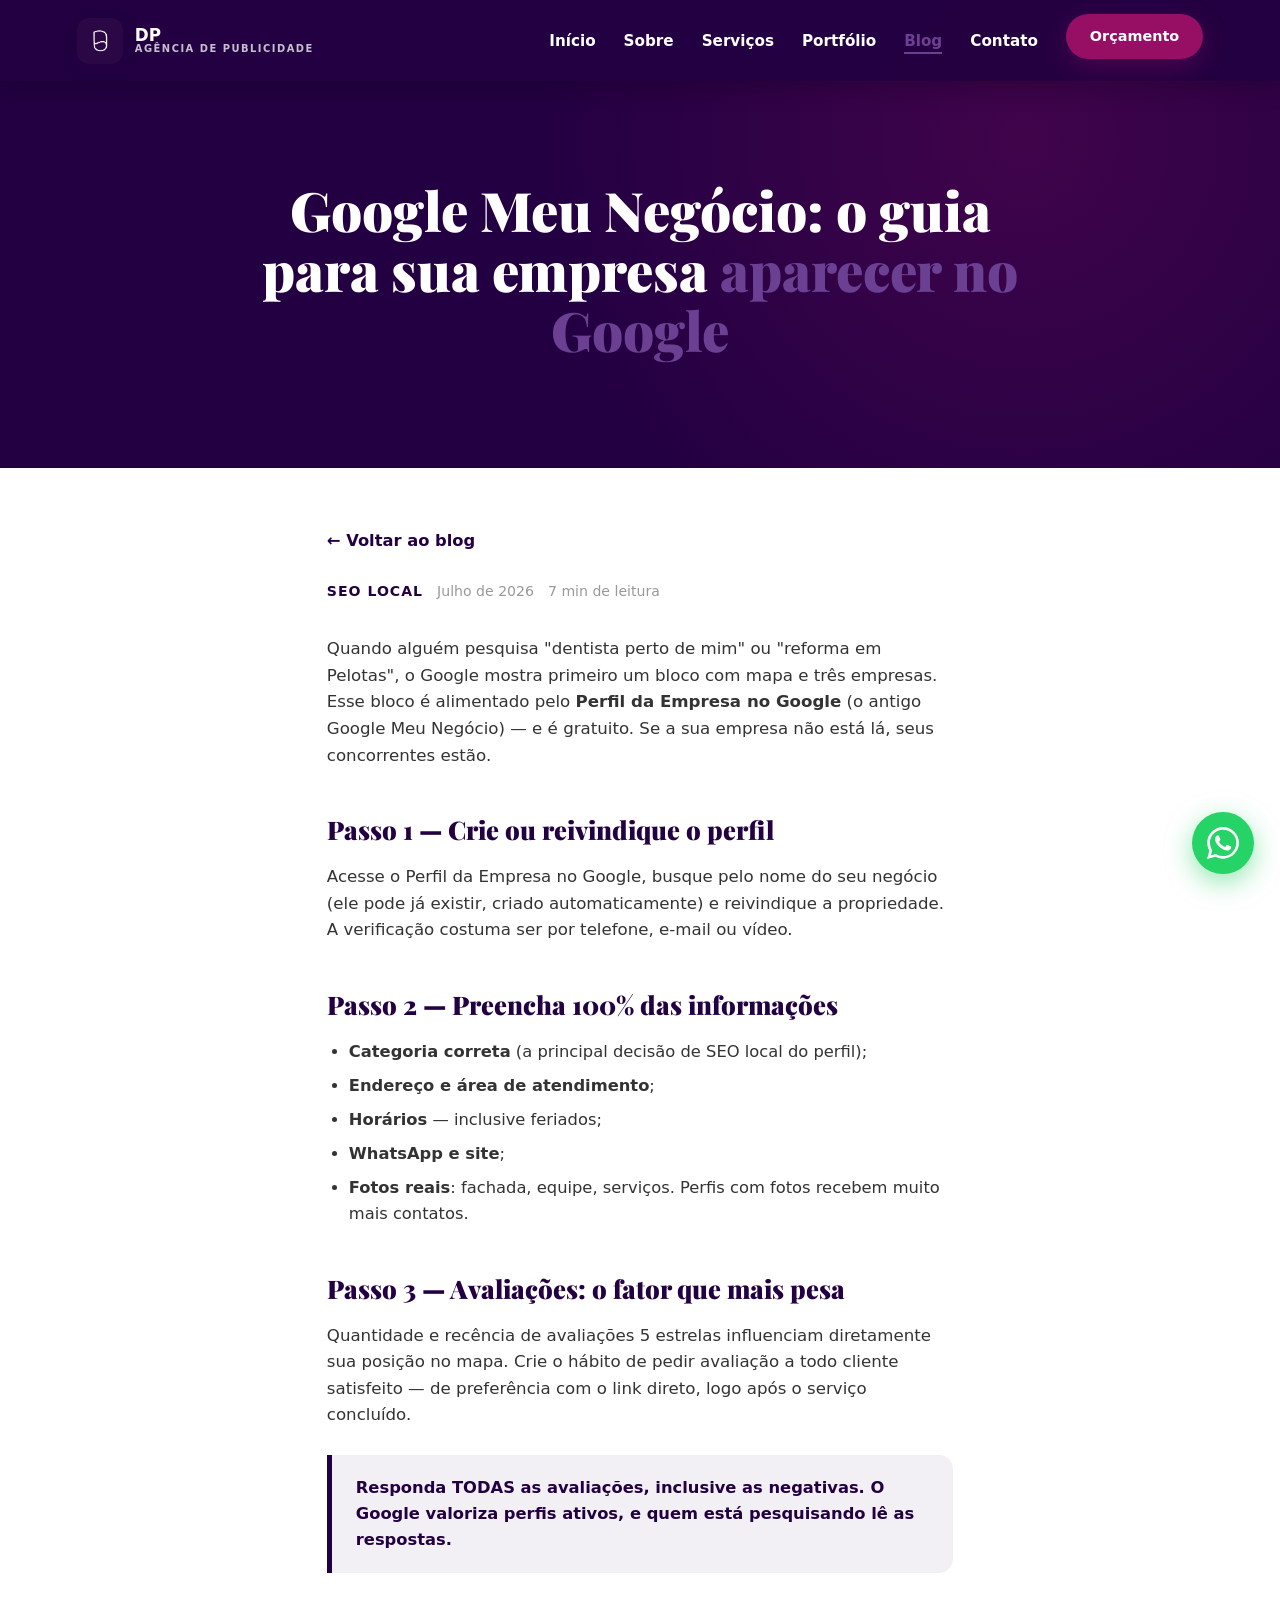
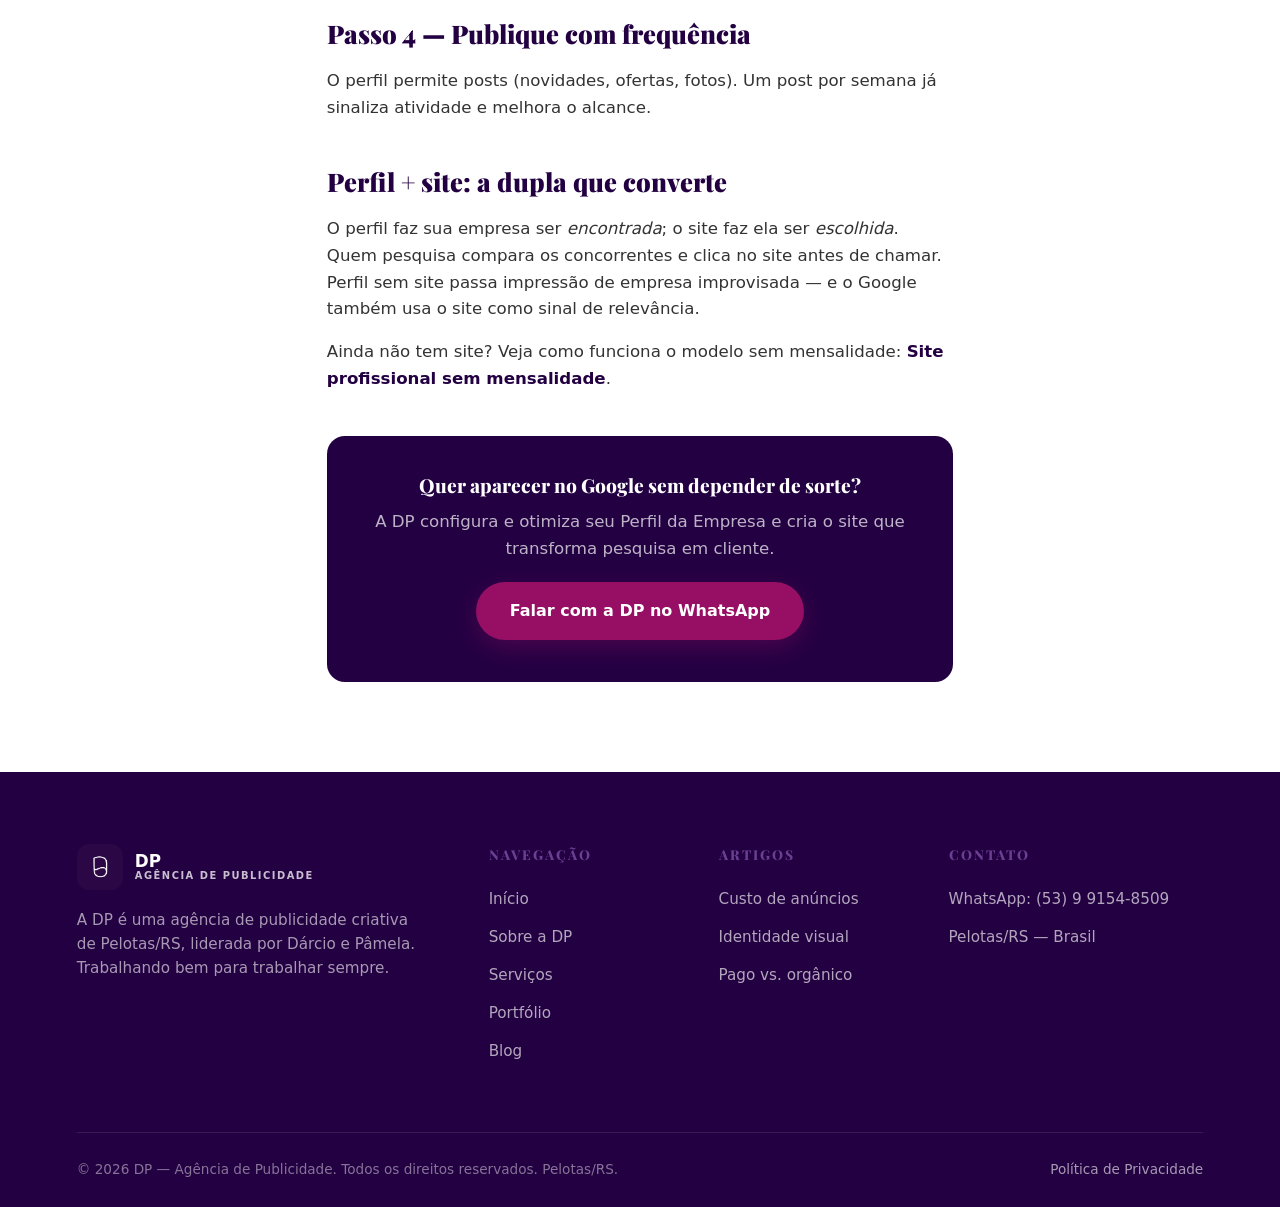
<file: blog/post-5.html>
<!DOCTYPE html>
<html lang="pt-BR">
<head>
<meta charset="UTF-8">
<meta name="viewport" content="width=device-width, initial-scale=1.0">
<title>Google Meu Negócio: guia completo para aparecer no Google | Blog DP</title>
<meta name="description" content="Guia completo do Google Meu Negócio (Perfil da Empresa): como criar, otimizar e conseguir avaliações para sua empresa aparecer nas buscas e no Maps em Pelotas.">
<meta name="robots" content="index, follow">
<link rel="canonical" href="https://dpagenciadepublicidade-beep.github.io/sitedpagenciadepublicidade/blog/post-5.html">
<link rel="icon" href="../img/logo.png">
<link href="https://fonts.cdnfonts.com/css/hatton" rel="stylesheet">
<link href="https://fonts.googleapis.com/css2?family=Playfair+Display:wght@600;700;800&family=Antic&display=swap" rel="stylesheet">
<link rel="stylesheet" href="../css/estilo.css">
<script type="application/ld+json">
{"@context":"https://schema.org","@type":"BlogPosting","headline":"Google Meu Negócio: o guia completo para aparecer no Google","author":{"@type":"Organization","name":"DP — Agência de Publicidade"},"datePublished":"2026-07-01","inLanguage":"pt-BR"}
</script>
</head>
<body>
<header id="header">
  <a href="../index.html" class="logo"><img src="../img/logo.png" alt="Logo DP"><span class="logo-text">DP<small>Agência de Publicidade</small></span></a>
  <button class="menu-toggle" id="menuToggle" aria-label="Abrir menu" aria-expanded="false"><span></span><span></span><span></span></button>
  <nav id="nav">
    <ul>
      <li><a href="../index.html">Início</a></li>
      <li><a href="../sobre.html">Sobre</a></li>
      <li><a href="../servicos.html">Serviços</a></li>
      <li><a href="../galeria.html">Portfólio</a></li>
      <li><a href="../blog.html" class="ativo">Blog</a></li>
      <li><a href="../index.html#contato">Contato</a></li>
      <li><a href="https://wa.me/5553991548509?text=Ol%C3%A1!%20Quero%20solicitar%20um%20or%C3%A7amento%20com%20a%20DP." target="_blank" rel="noopener" class="btn btn-roxo">Orçamento</a></li>
    </ul>
  </nav>
</header>

<div class="page-hero">
  <h1>Google Meu Negócio: o guia para sua empresa <em>aparecer no Google</em></h1>
</div>
<article class="artigo">
  <a href="../blog.html" class="voltar-blog">← Voltar ao blog</a>
  <div class="meta"><span class="cat">SEO Local</span><span>Julho de 2026</span><span>7 min de leitura</span></div>
  <p>Quando alguém pesquisa "dentista perto de mim" ou "reforma em Pelotas", o Google mostra primeiro um bloco com mapa e três empresas. Esse bloco é alimentado pelo <strong>Perfil da Empresa no Google</strong> (o antigo Google Meu Negócio) — e é gratuito. Se a sua empresa não está lá, seus concorrentes estão.</p>

  <h2>Passo 1 — Crie ou reivindique o perfil</h2>
  <p>Acesse o Perfil da Empresa no Google, busque pelo nome do seu negócio (ele pode já existir, criado automaticamente) e reivindique a propriedade. A verificação costuma ser por telefone, e-mail ou vídeo.</p>

  <h2>Passo 2 — Preencha 100% das informações</h2>
  <ul>
    <li><strong>Categoria correta</strong> (a principal decisão de SEO local do perfil);</li>
    <li><strong>Endereço e área de atendimento</strong>;</li>
    <li><strong>Horários</strong> — inclusive feriados;</li>
    <li><strong>WhatsApp e site</strong>;</li>
    <li><strong>Fotos reais</strong>: fachada, equipe, serviços. Perfis com fotos recebem muito mais contatos.</li>
  </ul>

  <h2>Passo 3 — Avaliações: o fator que mais pesa</h2>
  <p>Quantidade e recência de avaliações 5 estrelas influenciam diretamente sua posição no mapa. Crie o hábito de pedir avaliação a todo cliente satisfeito — de preferência com o link direto, logo após o serviço concluído.</p>
  <div class="destaque">Responda TODAS as avaliações, inclusive as negativas. O Google valoriza perfis ativos, e quem está pesquisando lê as respostas.</div>

  <h2>Passo 4 — Publique com frequência</h2>
  <p>O perfil permite posts (novidades, ofertas, fotos). Um post por semana já sinaliza atividade e melhora o alcance.</p>

  <h2>Perfil + site: a dupla que converte</h2>
  <p>O perfil faz sua empresa ser <em>encontrada</em>; o site faz ela ser <em>escolhida</em>. Quem pesquisa compara os concorrentes e clica no site antes de chamar. Perfil sem site passa impressão de empresa improvisada — e o Google também usa o site como sinal de relevância.</p>

  <p>Ainda não tem site? Veja como funciona o modelo sem mensalidade: <a href="post-4.html" style="color:var(--roxo);font-weight:700">Site profissional sem mensalidade</a>.</p>
  <div class="cta-artigo">
    <h3>Quer aparecer no Google sem depender de sorte?</h3>
    <p>A DP configura e otimiza seu Perfil da Empresa e cria o site que transforma pesquisa em cliente.</p>
    <a href="https://wa.me/5553991548509?text=Ol%C3%A1!%20Li%20o%20guia%20de%20Google%20Meu%20Neg%C3%B3cio%20e%20quero%20ajuda%20com%20minha%20presen%C3%A7a%20no%20Google." target="_blank" rel="noopener" class="btn btn-roxo">Falar com a DP no WhatsApp</a>
  </div>
</article>
<footer>
  <div class="footer-grid">
    <div class="footer-sobre">
      <a href="../index.html" class="logo"><img src="../img/logo.png" alt="Logo DP"><span class="logo-text">DP<small>Agência de Publicidade</small></span></a>
      <p>A DP é uma agência de publicidade criativa de Pelotas/RS, liderada por Dárcio e Pâmela. Trabalhando bem para trabalhar sempre.</p>
    </div>
    <div class="footer-col"><h4>Navegação</h4><ul><li><a href="../index.html">Início</a></li><li><a href="../sobre.html">Sobre a DP</a></li><li><a href="../servicos.html">Serviços</a></li><li><a href="../galeria.html">Portfólio</a></li><li><a href="../blog.html">Blog</a></li></ul></div>
    <div class="footer-col"><h4>Artigos</h4><ul><li><a href="post-1.html">Custo de anúncios</a></li><li><a href="post-2.html">Identidade visual</a></li><li><a href="post-3.html">Pago vs. orgânico</a></li></ul></div>
    <div class="footer-col"><h4>Contato</h4><ul><li><a href="https://wa.me/5553991548509" target="_blank" rel="noopener">WhatsApp: (53) 9 9154-8509</a></li><li><a href="../index.html#contato">Pelotas/RS — Brasil</a></li></ul></div>
  </div>
  <div class="footer-base">
    <p>© 2026 DP — Agência de Publicidade. Todos os direitos reservados. Pelotas/RS.</p>
    <a href="../privacidade.html">Política de Privacidade</a>
  </div>
</footer>
<a class="whats-float" href="https://wa.me/5553991548509?text=Ol%C3%A1!%20Quero%20solicitar%20um%20or%C3%A7amento%20com%20a%20DP." target="_blank" rel="noopener" aria-label="WhatsApp"><svg viewBox="0 0 24 24"><path d="M17.5 14.4c-.3-.15-1.76-.87-2.03-.97-.27-.1-.47-.15-.67.15-.2.3-.77.97-.94 1.17-.17.2-.35.22-.65.07-.3-.15-1.26-.46-2.4-1.48-.89-.79-1.48-1.77-1.66-2.07-.17-.3-.02-.46.13-.61.14-.13.3-.35.45-.52.15-.17.2-.3.3-.5.1-.2.05-.37-.02-.52-.08-.15-.67-1.62-.92-2.22-.24-.58-.49-.5-.67-.51h-.57c-.2 0-.52.07-.8.37-.27.3-1.04 1.02-1.04 2.5 0 1.47 1.07 2.9 1.22 3.1.15.2 2.1 3.2 5.1 4.49.71.3 1.27.49 1.7.63.72.23 1.37.2 1.88.12.58-.09 1.76-.72 2-1.42.25-.7.25-1.29.18-1.42-.08-.12-.28-.2-.58-.35M12.05 21.79h-.01a9.87 9.87 0 0 1-5.03-1.38l-.36-.21-3.74.98 1-3.65-.24-.37a9.85 9.85 0 0 1-1.51-5.26c0-5.45 4.44-9.88 9.9-9.88a9.83 9.83 0 0 1 7 2.9 9.83 9.83 0 0 1 2.89 7c0 5.45-4.44 9.87-9.9 9.87M20.47 3.55A11.8 11.8 0 0 0 12.05 0C5.5 0 .16 5.33.16 11.89c0 2.1.55 4.14 1.59 5.94L.06 24l6.32-1.66a11.9 11.9 0 0 0 5.67 1.44h.01c6.55 0 11.89-5.33 11.89-11.88 0-3.18-1.24-6.16-3.48-8.35"/></svg></a>
<script src="../js/main.js"></script>

</body>
</html>
</file>
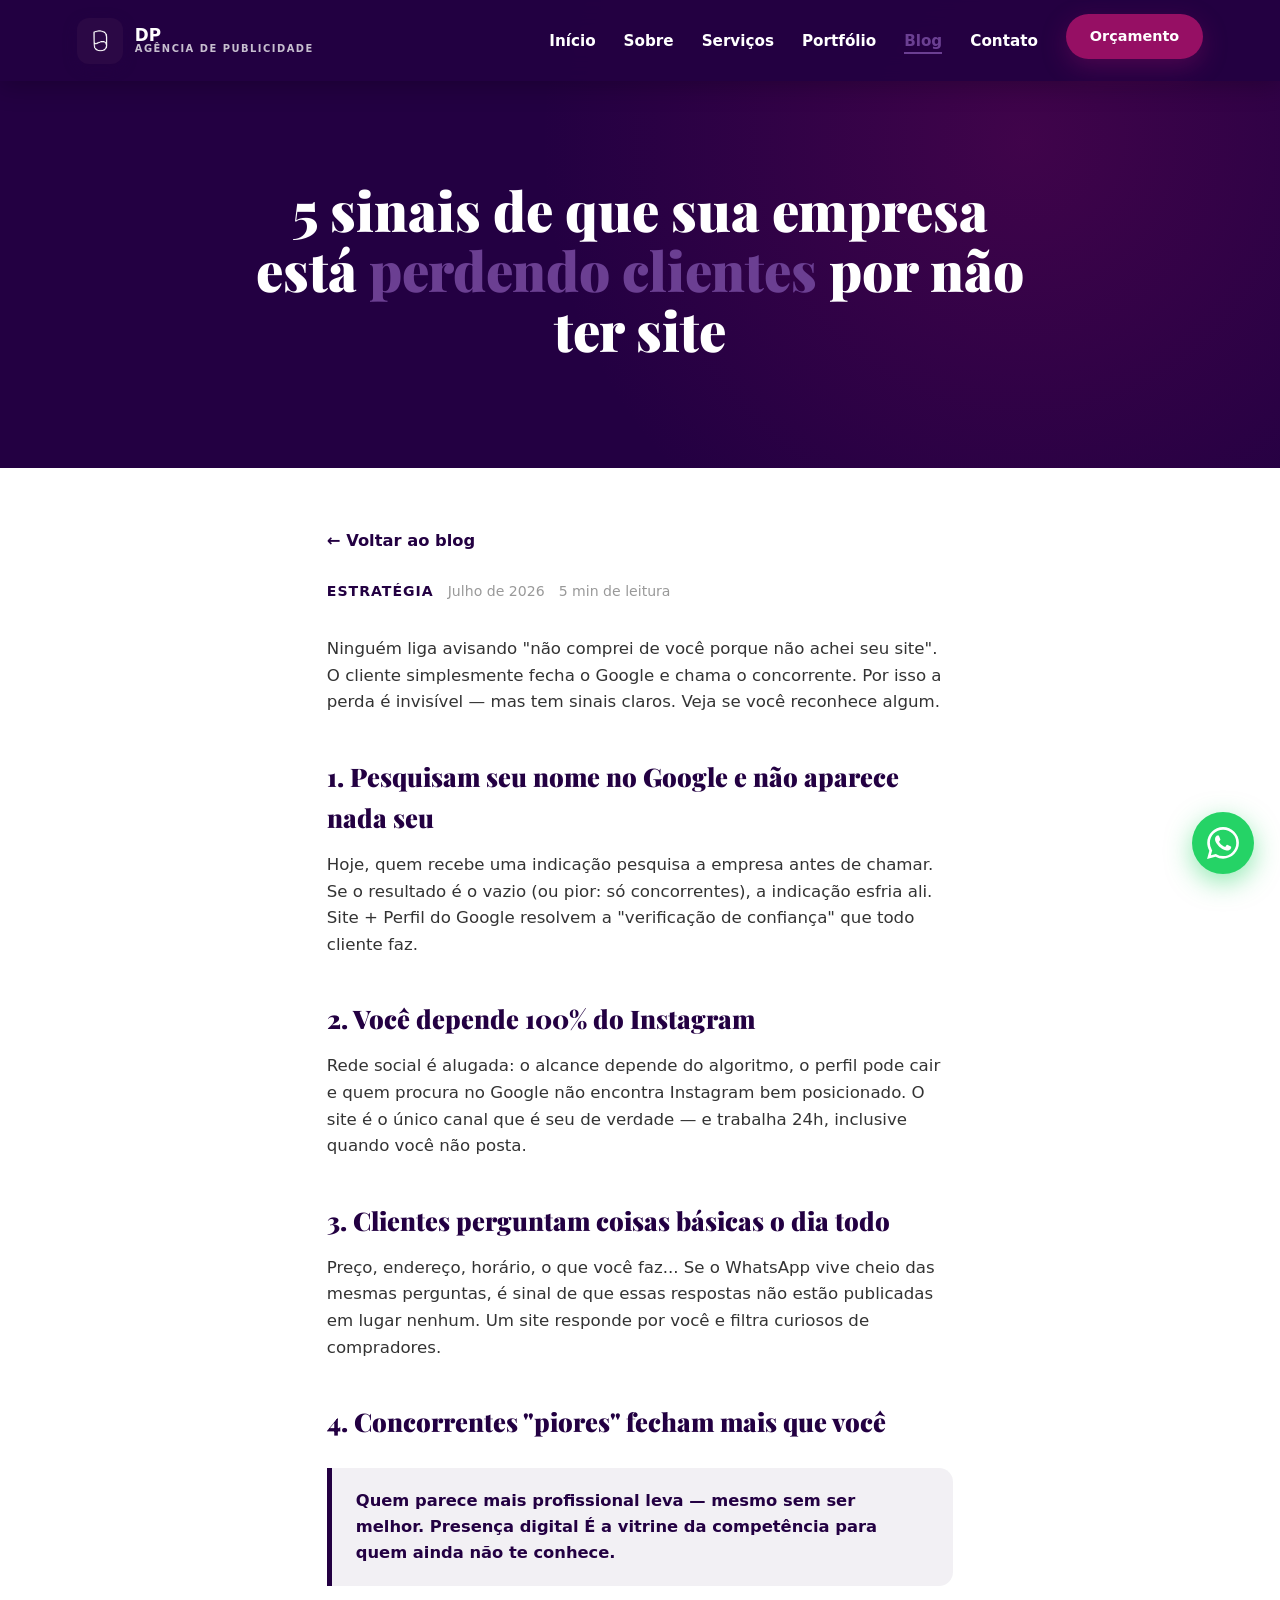
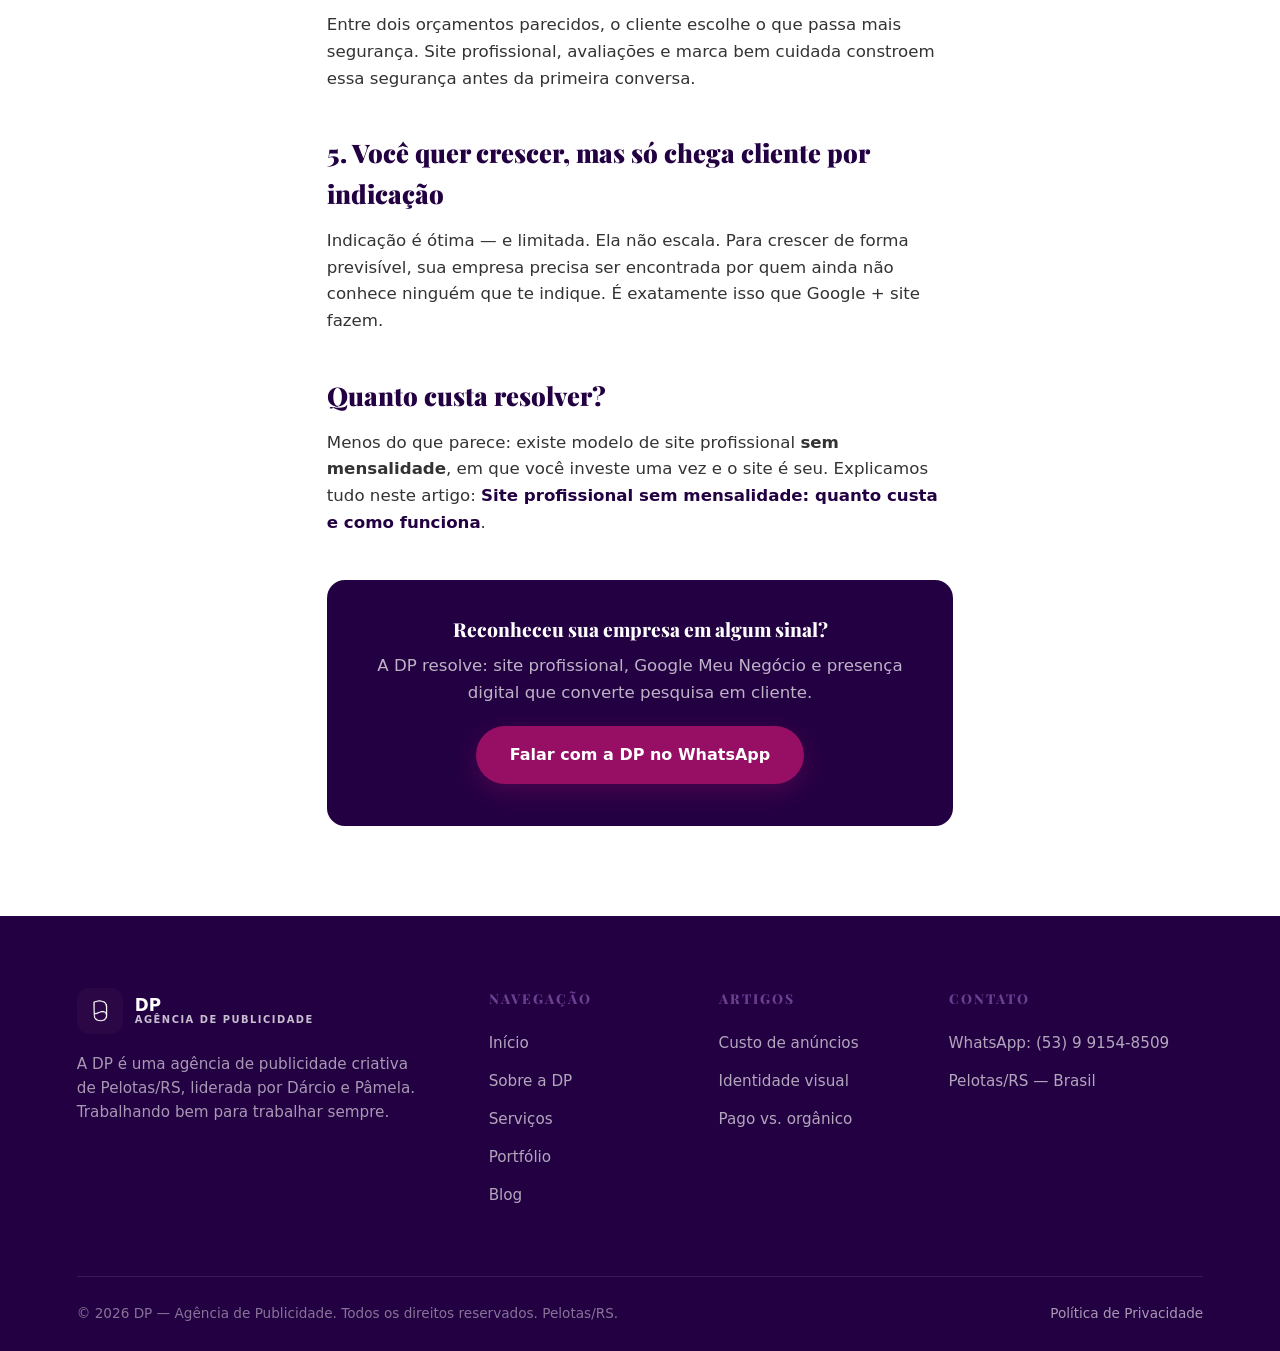
<file: blog/post-6.html>
<!DOCTYPE html>
<html lang="pt-BR">
<head>
<meta charset="UTF-8">
<meta name="viewport" content="width=device-width, initial-scale=1.0">
<title>5 sinais de que sua empresa perde clientes por não ter site | Blog DP</title>
<meta name="description" content="Sua empresa está perdendo clientes por não ter site? Veja os 5 sinais mais comuns, o que o cliente pensa quando não te encontra no Google e como resolver.">
<meta name="robots" content="index, follow">
<link rel="canonical" href="https://dpagenciadepublicidade-beep.github.io/sitedpagenciadepublicidade/blog/post-6.html">
<link rel="icon" href="../img/logo.png">
<link href="https://fonts.cdnfonts.com/css/hatton" rel="stylesheet">
<link href="https://fonts.googleapis.com/css2?family=Playfair+Display:wght@600;700;800&family=Antic&display=swap" rel="stylesheet">
<link rel="stylesheet" href="../css/estilo.css">
<script type="application/ld+json">
{"@context":"https://schema.org","@type":"BlogPosting","headline":"5 sinais de que sua empresa está perdendo clientes por não ter site","author":{"@type":"Organization","name":"DP — Agência de Publicidade"},"datePublished":"2026-07-01","inLanguage":"pt-BR"}
</script>
</head>
<body>
<header id="header">
  <a href="../index.html" class="logo"><img src="../img/logo.png" alt="Logo DP"><span class="logo-text">DP<small>Agência de Publicidade</small></span></a>
  <button class="menu-toggle" id="menuToggle" aria-label="Abrir menu" aria-expanded="false"><span></span><span></span><span></span></button>
  <nav id="nav">
    <ul>
      <li><a href="../index.html">Início</a></li>
      <li><a href="../sobre.html">Sobre</a></li>
      <li><a href="../servicos.html">Serviços</a></li>
      <li><a href="../galeria.html">Portfólio</a></li>
      <li><a href="../blog.html" class="ativo">Blog</a></li>
      <li><a href="../index.html#contato">Contato</a></li>
      <li><a href="https://wa.me/5553991548509?text=Ol%C3%A1!%20Quero%20solicitar%20um%20or%C3%A7amento%20com%20a%20DP." target="_blank" rel="noopener" class="btn btn-roxo">Orçamento</a></li>
    </ul>
  </nav>
</header>

<div class="page-hero">
  <h1>5 sinais de que sua empresa está <em>perdendo clientes</em> por não ter site</h1>
</div>
<article class="artigo">
  <a href="../blog.html" class="voltar-blog">← Voltar ao blog</a>
  <div class="meta"><span class="cat">Estratégia</span><span>Julho de 2026</span><span>5 min de leitura</span></div>
  <p>Ninguém liga avisando "não comprei de você porque não achei seu site". O cliente simplesmente fecha o Google e chama o concorrente. Por isso a perda é invisível — mas tem sinais claros. Veja se você reconhece algum.</p>

  <h2>1. Pesquisam seu nome no Google e não aparece nada seu</h2>
  <p>Hoje, quem recebe uma indicação pesquisa a empresa antes de chamar. Se o resultado é o vazio (ou pior: só concorrentes), a indicação esfria ali. Site + Perfil do Google resolvem a "verificação de confiança" que todo cliente faz.</p>

  <h2>2. Você depende 100% do Instagram</h2>
  <p>Rede social é alugada: o alcance depende do algoritmo, o perfil pode cair e quem procura no Google não encontra Instagram bem posicionado. O site é o único canal que é seu de verdade — e trabalha 24h, inclusive quando você não posta.</p>

  <h2>3. Clientes perguntam coisas básicas o dia todo</h2>
  <p>Preço, endereço, horário, o que você faz... Se o WhatsApp vive cheio das mesmas perguntas, é sinal de que essas respostas não estão publicadas em lugar nenhum. Um site responde por você e filtra curiosos de compradores.</p>

  <h2>4. Concorrentes "piores" fecham mais que você</h2>
  <div class="destaque">Quem parece mais profissional leva — mesmo sem ser melhor. Presença digital É a vitrine da competência para quem ainda não te conhece.</div>
  <p>Entre dois orçamentos parecidos, o cliente escolhe o que passa mais segurança. Site profissional, avaliações e marca bem cuidada constroem essa segurança antes da primeira conversa.</p>

  <h2>5. Você quer crescer, mas só chega cliente por indicação</h2>
  <p>Indicação é ótima — e limitada. Ela não escala. Para crescer de forma previsível, sua empresa precisa ser encontrada por quem ainda não conhece ninguém que te indique. É exatamente isso que Google + site fazem.</p>

  <h2>Quanto custa resolver?</h2>
  <p>Menos do que parece: existe modelo de site profissional <strong>sem mensalidade</strong>, em que você investe uma vez e o site é seu. Explicamos tudo neste artigo: <a href="post-4.html" style="color:var(--roxo);font-weight:700">Site profissional sem mensalidade: quanto custa e como funciona</a>.</p>
  <div class="cta-artigo">
    <h3>Reconheceu sua empresa em algum sinal?</h3>
    <p>A DP resolve: site profissional, Google Meu Negócio e presença digital que converte pesquisa em cliente.</p>
    <a href="https://wa.me/5553991548509?text=Ol%C3%A1!%20Li%20o%20artigo%20dos%205%20sinais%20e%20quero%20resolver%20a%20presen%C3%A7a%20digital%20da%20minha%20empresa." target="_blank" rel="noopener" class="btn btn-roxo">Falar com a DP no WhatsApp</a>
  </div>
</article>
<footer>
  <div class="footer-grid">
    <div class="footer-sobre">
      <a href="../index.html" class="logo"><img src="../img/logo.png" alt="Logo DP"><span class="logo-text">DP<small>Agência de Publicidade</small></span></a>
      <p>A DP é uma agência de publicidade criativa de Pelotas/RS, liderada por Dárcio e Pâmela. Trabalhando bem para trabalhar sempre.</p>
    </div>
    <div class="footer-col"><h4>Navegação</h4><ul><li><a href="../index.html">Início</a></li><li><a href="../sobre.html">Sobre a DP</a></li><li><a href="../servicos.html">Serviços</a></li><li><a href="../galeria.html">Portfólio</a></li><li><a href="../blog.html">Blog</a></li></ul></div>
    <div class="footer-col"><h4>Artigos</h4><ul><li><a href="post-1.html">Custo de anúncios</a></li><li><a href="post-2.html">Identidade visual</a></li><li><a href="post-3.html">Pago vs. orgânico</a></li></ul></div>
    <div class="footer-col"><h4>Contato</h4><ul><li><a href="https://wa.me/5553991548509" target="_blank" rel="noopener">WhatsApp: (53) 9 9154-8509</a></li><li><a href="../index.html#contato">Pelotas/RS — Brasil</a></li></ul></div>
  </div>
  <div class="footer-base">
    <p>© 2026 DP — Agência de Publicidade. Todos os direitos reservados. Pelotas/RS.</p>
    <a href="../privacidade.html">Política de Privacidade</a>
  </div>
</footer>
<a class="whats-float" href="https://wa.me/5553991548509?text=Ol%C3%A1!%20Quero%20solicitar%20um%20or%C3%A7amento%20com%20a%20DP." target="_blank" rel="noopener" aria-label="WhatsApp"><svg viewBox="0 0 24 24"><path d="M17.5 14.4c-.3-.15-1.76-.87-2.03-.97-.27-.1-.47-.15-.67.15-.2.3-.77.97-.94 1.17-.17.2-.35.22-.65.07-.3-.15-1.26-.46-2.4-1.48-.89-.79-1.48-1.77-1.66-2.07-.17-.3-.02-.46.13-.61.14-.13.3-.35.45-.52.15-.17.2-.3.3-.5.1-.2.05-.37-.02-.52-.08-.15-.67-1.62-.92-2.22-.24-.58-.49-.5-.67-.51h-.57c-.2 0-.52.07-.8.37-.27.3-1.04 1.02-1.04 2.5 0 1.47 1.07 2.9 1.22 3.1.15.2 2.1 3.2 5.1 4.49.71.3 1.27.49 1.7.63.72.23 1.37.2 1.88.12.58-.09 1.76-.72 2-1.42.25-.7.25-1.29.18-1.42-.08-.12-.28-.2-.58-.35M12.05 21.79h-.01a9.87 9.87 0 0 1-5.03-1.38l-.36-.21-3.74.98 1-3.65-.24-.37a9.85 9.85 0 0 1-1.51-5.26c0-5.45 4.44-9.88 9.9-9.88a9.83 9.83 0 0 1 7 2.9 9.83 9.83 0 0 1 2.89 7c0 5.45-4.44 9.87-9.9 9.87M20.47 3.55A11.8 11.8 0 0 0 12.05 0C5.5 0 .16 5.33.16 11.89c0 2.1.55 4.14 1.59 5.94L.06 24l6.32-1.66a11.9 11.9 0 0 0 5.67 1.44h.01c6.55 0 11.89-5.33 11.89-11.88 0-3.18-1.24-6.16-3.48-8.35"/></svg></a>
<script src="../js/main.js"></script>

</body>
</html>
</file>
<file: css/estilo.css>
/* ===== DP Agência — tema ROXO (v2) =====
   Títulos: fonte Hatton (fallback Playfair Display).
   Paleta: --roxo (ação), --roxo-profundo (fundo da logo). ===== */
:root{
  --roxo:#230042;--roxo-escuro:#170030;--roxo-claro:#6B3F92;--roxo-profundo:#230042;
  --roxo-cta:#960F64;--roxo-cta-escuro:#780C52;
  --preto:#230042;--preto-suave:#33075C;--branco:#FFF;--cinza:#F4F4F4;--cinza-texto:#555;
  --sombra:0 10px 40px rgba(0,0,0,.10);--radius:18px;
}
*{margin:0;padding:0;box-sizing:border-box}
html{scroll-behavior:smooth}
body{font-family:'Inter','Segoe UI',system-ui,Arial,sans-serif;font-size:1.02rem;color:var(--preto);background:var(--branco);line-height:1.6;overflow-x:hidden}
img{max-width:100%}
a{text-decoration:none;color:inherit}
section{padding:96px 6%}
.container{max-width:1180px;margin:0 auto}
h1,h2,h3,h4{font-family:'Hatton','Playfair Display',Georgia,serif}
h2.sec-title{font-size:clamp(1.9rem,4vw,2.8rem);font-weight:900;line-height:1.15;margin-bottom:14px}
.sec-tag{display:inline-block;background:rgba(35,0,66,.10);color:var(--roxo);font-weight:700;font-size:.85rem;letter-spacing:2px;text-transform:uppercase;padding:6px 16px;border-radius:100px;margin-bottom:16px}
.sec-sub{color:var(--cinza-texto);max-width:640px;font-size:1.08rem}

/* Animações */
.reveal{opacity:0;transform:translateY(36px);transition:opacity .8s ease,transform .8s cubic-bezier(.2,.7,.3,1)}
.reveal.visible{opacity:1;transform:translateY(0)}
.reveal-left{opacity:0;transform:translateX(-40px);transition:all .8s ease}
.reveal-left.visible{opacity:1;transform:translateX(0)}
.reveal-right{opacity:0;transform:translateX(40px);transition:all .8s ease}
.reveal-right.visible{opacity:1;transform:translateX(0)}
.delay-1{transition-delay:.1s}.delay-2{transition-delay:.2s}.delay-3{transition-delay:.3s}.delay-4{transition-delay:.4s}

/* Botões */
.btn{display:inline-block;font-weight:800;padding:16px 34px;border-radius:100px;font-size:1rem;transition:all .3s ease;cursor:pointer;border:none}
.btn-roxo{background:var(--roxo-cta);color:var(--branco);box-shadow:0 8px 24px rgba(150,15,100,.35)}
.btn-roxo:hover{background:var(--roxo-cta-escuro);transform:translateY(-3px);box-shadow:0 14px 32px rgba(150,15,100,.45)}
.btn-outline{border:2px solid var(--branco);color:var(--branco);background:transparent}
.btn-outline:hover{background:var(--branco);color:var(--preto)}
.btn-preto{background:var(--preto);color:var(--branco)}
.btn-preto:hover{background:var(--roxo-cta);transform:translateY(-3px)}

/* Header */
header{position:fixed;top:0;left:0;width:100%;z-index:1000;padding:14px 6%;display:flex;justify-content:space-between;align-items:center;transition:all .35s ease;background:rgba(35,0,66,.95);backdrop-filter:blur(12px);box-shadow:0 4px 24px rgba(0,0,0,.25)}
header.transparente{background:transparent;box-shadow:none;padding:18px 6%}
.logo{display:flex;align-items:center;gap:12px;color:var(--branco);font-weight:900}
.logo img{width:46px;height:46px;border-radius:12px;box-shadow:0 4px 14px rgba(35,0,66,.4)}
.logo-text{font-size:1.05rem;line-height:1.1}
.logo-text small{display:block;font-size:.62rem;font-weight:600;opacity:.75;letter-spacing:1.5px;text-transform:uppercase}
nav ul{display:flex;list-style:none;gap:28px;align-items:center}
nav a{color:var(--branco);font-weight:600;font-size:.95rem;position:relative;padding:4px 0}
nav a::after{content:'';position:absolute;bottom:0;left:0;width:0;height:2px;background:var(--roxo-claro);transition:width .3s}
nav a:hover::after,nav a.ativo::after{width:100%}
nav a.ativo{color:var(--roxo-claro)}
nav .btn{padding:11px 24px;font-size:.9rem}
nav .btn::after{display:none}
.menu-toggle{display:none;background:none;border:none;cursor:pointer;z-index:1100}
.menu-toggle span{display:block;width:26px;height:3px;background:var(--branco);margin:5px 0;border-radius:3px;transition:.3s}
.menu-toggle.active span:nth-child(1){transform:rotate(45deg) translate(6px,6px)}
.menu-toggle.active span:nth-child(2){opacity:0}
.menu-toggle.active span:nth-child(3){transform:rotate(-45deg) translate(6px,-6px)}

/* Hero home */
.hero{min-height:100vh;display:flex;align-items:center;background:radial-gradient(circle at 78% 22%,rgba(150,15,100,.28) 0%,transparent 42%),radial-gradient(circle at 15% 85%,rgba(150,15,100,.16) 0%,transparent 40%),var(--preto);color:var(--branco);position:relative;overflow:hidden;padding-top:120px}
.hero::before{content:'DP';position:absolute;right:-4%;bottom:-14%;font-size:36vw;font-weight:900;color:rgba(255,255,255,.028);line-height:1;pointer-events:none;user-select:none}
.hero-blob{position:absolute;width:480px;height:480px;border-radius:50%;background:var(--roxo-cta);filter:blur(160px);opacity:.32;top:-120px;right:-80px;animation:flutuar 9s ease-in-out infinite}
@keyframes flutuar{0%,100%{transform:translateY(0) scale(1)}50%{transform:translateY(40px) scale(1.08)}}
.hero .container{position:relative;z-index:2}
.hero-tag{display:inline-flex;align-items:center;gap:8px;border:1px solid rgba(255,255,255,.22);padding:8px 20px;border-radius:100px;font-size:.85rem;font-weight:600;margin-bottom:28px;background:rgba(255,255,255,.05)}
.hero-tag .dot{width:8px;height:8px;background:var(--roxo-cta);border-radius:50%;animation:pulsar 1.6s infinite}
@keyframes pulsar{0%,100%{opacity:1;transform:scale(1)}50%{opacity:.4;transform:scale(.8)}}
.hero h1{font-size:clamp(2.4rem,6vw,4.4rem);font-weight:900;line-height:1.08;max-width:820px;letter-spacing:-1px}
.hero h1 em{font-style:normal;color:var(--roxo-claro)}
.hero p{margin:26px 0 40px;font-size:clamp(1.05rem,2vw,1.3rem);color:rgba(255,255,255,.78);max-width:620px}
.hero-ctas{display:flex;gap:18px;flex-wrap:wrap}
.hero-stats{display:flex;gap:48px;margin-top:70px;flex-wrap:wrap}
.hero-stats div strong{font-size:2rem;font-weight:900;color:var(--roxo-claro);display:block}
.hero-stats div span{font-size:.9rem;color:rgba(255,255,255,.65)}

/* Círculo "Sobre a DP" na home — roxo sólido com brilho animado */
.sobre-circulo{position:relative;aspect-ratio:1/1;border-radius:50%;background:var(--roxo);display:flex;align-items:center;justify-content:center;box-shadow:0 10px 40px rgba(35,0,66,.35);overflow:hidden}
.sobre-circulo::before{content:'';position:absolute;inset:-30%;background:conic-gradient(from 0deg,rgba(150,15,100,.35),transparent 30%,transparent 70%,rgba(150,15,100,.35));animation:girar 10s linear infinite}
.sobre-circulo img{position:relative;z-index:1;width:55%;border-radius:50%}
@keyframes girar{from{transform:rotate(0)}to{transform:rotate(360deg)}}

/* Hero interno */
.page-hero{background:radial-gradient(circle at 80% 30%,rgba(150,15,100,.25) 0%,transparent 45%),var(--preto);color:var(--branco);padding:180px 6% 90px;text-align:center}
.page-hero h1{font-size:clamp(2rem,5vw,3.4rem);font-weight:900;line-height:1.1;max-width:800px;margin:0 auto 18px}
.page-hero h1 em{font-style:normal;color:var(--roxo-claro)}
.page-hero p{color:rgba(255,255,255,.75);max-width:640px;margin:0 auto;font-size:1.1rem}

/* Cards genéricos */
.grid-2{display:grid;grid-template-columns:1fr 1fr;gap:26px;margin-top:56px}
.grid-3{display:grid;grid-template-columns:repeat(3,1fr);gap:24px;margin-top:56px}
.grid-4{display:grid;grid-template-columns:repeat(4,1fr);gap:24px;margin-top:56px}
.card{background:var(--branco);border-radius:var(--radius);padding:40px 34px;transition:all .4s ease;box-shadow:0 4px 18px rgba(0,0,0,.05);border:2px solid transparent}
.card:hover{transform:translateY(-8px) scale(1.02);box-shadow:var(--sombra);border-color:rgba(35,0,66,.35)}
.card h3{font-size:1.25rem;font-weight:800;margin-bottom:10px}
.card p{color:var(--cinza-texto);font-size:.97rem;margin-bottom:14px}
.card .icone{width:58px;height:58px;border-radius:14px;background:rgba(35,0,66,.10);display:flex;align-items:center;justify-content:center;font-size:1.6rem;margin-bottom:20px;transition:background .35s ease}
.card:hover .icone{background:rgba(150,15,100,.16)}
.card-escuro{background:var(--preto-suave);border:1px solid rgba(255,255,255,.08);color:var(--branco)}
.card-escuro p{color:rgba(255,255,255,.62)}
.card-escuro:hover{border-color:rgba(150,15,100,.5);box-shadow:0 20px 50px rgba(150,15,100,.15)}
.card-escuro .icone{background:rgba(255,255,255,.08)}
.card-escuro:hover .icone{background:rgba(150,15,100,.28)}
.link-roxo{color:var(--roxo);font-weight:700;font-size:.92rem;display:inline-flex;align-items:center;gap:6px;transition:gap .3s}
.link-roxo:hover{gap:12px}
.fundo-cinza{background:var(--cinza)}
.fundo-preto{background:var(--preto);color:var(--branco)}
.fundo-preto .sec-sub{color:rgba(255,255,255,.65)}
.fundo-preto .sec-tag{background:rgba(255,255,255,.08);color:var(--roxo-claro)}

/* CTA faixa */
.cta-faixa{background:var(--roxo);color:var(--branco);text-align:center;padding:72px 6%}
.cta-faixa h2{font-size:clamp(1.7rem,3.6vw,2.5rem);font-weight:900;margin-bottom:14px;color:var(--branco)}
.cta-faixa p{opacity:.9;margin-bottom:32px;font-size:1.1rem;color:var(--branco)}
.cta-faixa .btn{background:var(--roxo-cta);color:var(--branco)}
.cta-faixa .btn:hover{background:var(--roxo-cta-escuro);transform:translateY(-3px)}

/* Equipe (sobre) */
.team-grid{display:grid;grid-template-columns:1fr 1fr;gap:32px;margin-top:56px}
.team-card{background:var(--branco);border-radius:var(--radius);padding:46px 40px;text-align:center;box-shadow:0 4px 18px rgba(0,0,0,.05);transition:all .4s ease;position:relative;overflow:hidden}
.team-card::before{content:'';position:absolute;top:0;left:0;width:100%;height:5px;background:var(--roxo)}
.team-card:hover{transform:translateY(-8px);box-shadow:var(--sombra)}
.avatar{width:120px;height:120px;border-radius:50%;margin:0 auto 22px;background:var(--roxo);display:flex;align-items:center;justify-content:center;color:#fff;font-size:2.6rem;font-weight:900;box-shadow:0 10px 30px rgba(35,0,66,.35);animation:avatarGlow 3.2s ease-in-out infinite}
@keyframes avatarGlow{0%,100%{box-shadow:0 10px 30px rgba(35,0,66,.35)}50%{box-shadow:0 10px 42px rgba(150,15,100,.5)}}
.team-card h3{font-size:1.5rem;font-weight:900}
.team-card .cargo{color:var(--roxo);font-weight:800;font-size:.85rem;letter-spacing:2px;text-transform:uppercase;display:block;margin:6px 0 18px}
.team-card p{color:var(--cinza-texto);font-size:.98rem}
.team-frase{background:var(--cinza);border-left:5px solid var(--roxo);padding:20px 24px;border-radius:0 14px 14px 0;margin-top:20px;font-style:italic;font-weight:600;text-align:left}

/* Processo */
.processo{display:grid;grid-template-columns:repeat(4,1fr);gap:24px;margin-top:56px;counter-reset:passo}
.passo{background:var(--preto-suave);border:1px solid rgba(255,255,255,.08);border-radius:var(--radius);padding:34px 26px;position:relative;color:var(--branco)}
.passo::before{counter-increment:passo;content:counter(passo,decimal-leading-zero);font-size:2.4rem;font-weight:900;color:var(--roxo-cta);display:block;margin-bottom:12px}
.passo h3{font-size:1.1rem;font-weight:800;margin-bottom:8px}
.passo p{color:rgba(255,255,255,.62);font-size:.92rem}

/* FAQ */
.faq{max-width:820px;margin:48px auto 0}
.faq details{background:var(--branco);border-radius:14px;margin-bottom:14px;box-shadow:0 4px 14px rgba(0,0,0,.05);overflow:hidden}
.faq summary{padding:22px 26px;font-weight:800;cursor:pointer;list-style:none;display:flex;justify-content:space-between;align-items:center}
.faq summary::after{content:'+';color:var(--roxo);font-size:1.5rem;font-weight:900}
.faq details[open] summary::after{content:'−'}
.faq details p{padding:0 26px 22px;color:var(--cinza-texto)}

/* Galeria / mocks */
.portfolio-grid{display:grid;grid-template-columns:repeat(3,1fr);gap:24px;margin-top:56px}
.port-item{aspect-ratio:4/3;border-radius:var(--radius);overflow:hidden;position:relative;cursor:pointer;background:var(--preto)}
.port-visual{position:absolute;inset:0;display:flex;align-items:center;justify-content:center;transition:transform .5s ease;overflow:hidden}
.port-item:hover .port-visual{transform:scale(1.06)}
.port-info{position:absolute;inset:0;background:linear-gradient(to top,rgba(35,0,66,.94) 0%,transparent 55%);display:flex;flex-direction:column;justify-content:flex-end;padding:26px;opacity:0;transition:opacity .4s}
.port-item:hover .port-info{opacity:1}
.port-info h3{color:var(--branco);font-size:1.12rem;font-weight:800}
.port-info span{color:var(--roxo-claro);font-size:.85rem;font-weight:700;text-transform:uppercase;letter-spacing:1px}
.mock{width:100%;height:100%;display:flex;flex-direction:column;align-items:center;justify-content:center;gap:12px}
.mock-cafe{background:#2B1D12}
.mock-cafe .selo{width:74px;height:74px;border-radius:50%;border:2.5px solid #D9A05B;display:flex;align-items:center;justify-content:center;color:#D9A05B;font-weight:900;font-size:1.5rem;font-family:Georgia,serif}
.mock-cafe .nome{color:#F4E9DC;font-family:Georgia,serif;letter-spacing:5px;font-size:.85rem;text-transform:uppercase}
.mock-cafe .paleta{display:flex;gap:8px}
.mock-cafe .paleta i{width:22px;height:22px;border-radius:6px;display:block}
.mock-verao{background:linear-gradient(135deg,#230042,#FFB347);position:relative}
.mock-verao h4{font-size:1.8rem;font-weight:900;color:#fff;font-style:italic;line-height:1;text-align:center;text-shadow:0 4px 18px rgba(0,0,0,.2);transform:rotate(-4deg)}
.mock-verao .sol{position:absolute;top:14px;right:16px;width:44px;height:44px;border-radius:50%;background:#E9D5FF;box-shadow:0 0 30px 8px rgba(233,213,255,.8)}
.mock-verao small{color:rgba(255,255,255,.95);font-weight:700;letter-spacing:3px;font-size:.7rem}
.mock-social{background:#230042;display:grid;grid-template-columns:repeat(3,1fr);grid-template-rows:repeat(3,1fr);gap:5px;padding:18px}
.mock-social i{border-radius:8px;display:block}
.mock-social i:nth-child(odd){background:linear-gradient(135deg,#960F64,#230042)}
.mock-social i:nth-child(even){background:#3B0A5C;display:flex;align-items:center;justify-content:center}
.mock-social i:nth-child(even)::after{content:'Aa';color:#C158A0;font-weight:900;font-size:.9rem}
.mock-trafego{background:#1C0038;align-items:flex-start;padding:26px;gap:8px}
.mock-trafego .roas{color:#4ADE80;font-size:1.9rem;font-weight:900}
.mock-trafego .lbl{color:rgba(255,255,255,.55);font-size:.72rem;letter-spacing:2px;text-transform:uppercase}
.mock-trafego .barras{display:flex;align-items:flex-end;gap:8px;height:64px;margin-top:6px}
.mock-trafego .barras i{width:16px;border-radius:4px 4px 0 0;background:linear-gradient(to top,#960F64,#C158A0);display:block}
.mock-video{background:linear-gradient(135deg,#33075C,#4A1D6B);position:relative}
.mock-video .play{width:64px;height:64px;border-radius:50%;background:#960F64;display:flex;align-items:center;justify-content:center;box-shadow:0 8px 30px rgba(150,15,100,.5)}
.mock-video .play::after{content:'';border-style:solid;border-width:11px 0 11px 18px;border-color:transparent transparent transparent #fff;margin-left:4px}
.mock-video .timeline{position:absolute;bottom:20px;left:20px;right:20px;height:5px;border-radius:5px;background:rgba(255,255,255,.2)}
.mock-video .timeline::before{content:'';position:absolute;left:0;top:0;bottom:0;width:62%;border-radius:5px;background:#960F64}
.mock-rebrand{flex-direction:row;gap:0;padding:0}
.mock-rebrand .antes,.mock-rebrand .depois{flex:1;height:100%;display:flex;flex-direction:column;align-items:center;justify-content:center;gap:8px}
.mock-rebrand .antes{background:#D8D2C4;color:#7A7263;font-family:Georgia,serif}
.mock-rebrand .antes b{font-size:1.05rem;letter-spacing:1px}
.mock-rebrand .depois{background:#230042;color:#fff}
.mock-rebrand .depois b{font-size:1.2rem;font-weight:900;letter-spacing:2px;color:#C158A0}
.mock-rebrand small{font-size:.6rem;letter-spacing:2px;text-transform:uppercase;opacity:.7}
.mock-imob{background:linear-gradient(135deg,#0F2A3D,#1B4965);color:#fff}
.mock-imob b{font-size:1.3rem;font-weight:900;letter-spacing:3px}
.mock-imob .tag-venda{background:#960F64;color:#fff;font-size:.7rem;font-weight:800;letter-spacing:2px;padding:5px 14px;border-radius:100px}
.mock-imob small{opacity:.7;font-size:.75rem}
.mock-fit{background:linear-gradient(135deg,#230042,#4A1D6B);color:#fff;position:relative}
.mock-fit b{font-size:1.6rem;font-weight:900;font-style:italic;color:#C158A0}
.mock-fit small{letter-spacing:3px;font-size:.7rem;opacity:.8}
.mock-fit .halter{font-size:2rem}
.mock-doce{background:#FFE9F0;color:#B03060}
.mock-doce .cupcake{font-size:2.6rem}
.mock-doce b{font-family:Georgia,serif;font-size:1.2rem;letter-spacing:2px}
.mock-doce small{font-size:.7rem;letter-spacing:3px;text-transform:uppercase;opacity:.7}

/* Blog */
.post-card{background:var(--branco);border-radius:var(--radius);overflow:hidden;box-shadow:0 4px 18px rgba(0,0,0,.05);transition:all .4s ease;display:flex;flex-direction:column}
.post-card:hover{transform:translateY(-8px);box-shadow:var(--sombra)}
.post-capa{height:170px;display:flex;align-items:center;justify-content:center;font-size:2.6rem;background:linear-gradient(135deg,var(--preto),#4A1D6B);position:relative}
.post-capa::after{content:'';position:absolute;left:0;bottom:0;width:100%;height:5px;background:var(--roxo-cta)}
.post-corpo{padding:28px 26px;display:flex;flex-direction:column;gap:10px;flex:1}
.post-corpo .cat{color:var(--roxo);font-weight:800;font-size:.75rem;letter-spacing:2px;text-transform:uppercase}
.post-corpo h3{font-size:1.15rem;font-weight:800;line-height:1.35}
.post-corpo p{color:var(--cinza-texto);font-size:.93rem;flex:1}
.post-corpo time{color:#999;font-size:.8rem}

/* Artigo */
.artigo{max-width:780px;margin:0 auto;padding:60px 6% 90px}
.artigo .meta{color:#999;font-size:.88rem;margin-bottom:34px;display:flex;gap:14px;flex-wrap:wrap;align-items:center}
.artigo .meta .cat{color:var(--roxo);font-weight:800;text-transform:uppercase;letter-spacing:1px}
.artigo h2{font-size:1.6rem;font-weight:900;margin:40px 0 14px}
.artigo h3{font-size:1.2rem;font-weight:800;margin:28px 0 10px}
.artigo p{color:#333;margin-bottom:16px;font-size:1.04rem}
.artigo ul,.artigo ol{margin:0 0 16px 22px;color:#333}
.artigo li{margin-bottom:8px}
.artigo .destaque{background:rgba(35,0,66,.06);border-left:5px solid var(--roxo);padding:20px 24px;border-radius:0 14px 14px 0;margin:26px 0;font-weight:600}
.artigo .cta-artigo{background:var(--preto);color:#fff;border-radius:var(--radius);padding:34px;text-align:center;margin-top:44px}
.artigo .cta-artigo h3{margin:0 0 8px}
.artigo .cta-artigo p{color:rgba(255,255,255,.7);margin-bottom:20px}
.voltar-blog{display:inline-block;margin-bottom:26px;color:var(--roxo);font-weight:700}

/* Contato */
.contato-grid{display:grid;grid-template-columns:1fr 1fr;gap:56px;margin-top:56px}
.form-card{background:var(--branco);border-radius:var(--radius);padding:44px;box-shadow:var(--sombra)}
.form-grupo{margin-bottom:20px}
.form-grupo label{display:block;font-weight:700;font-size:.9rem;margin-bottom:8px}
.form-grupo input,.form-grupo textarea,.form-grupo select{width:100%;padding:14px 18px;border:2px solid #E5E5E5;border-radius:12px;font-size:1rem;font-family:inherit;transition:border-color .3s;background:var(--branco)}
.form-grupo input:focus,.form-grupo textarea:focus,.form-grupo select:focus{outline:none;border-color:var(--roxo)}
.form-card .btn{width:100%}
.contato-info{display:flex;flex-direction:column;gap:22px}
.info-card{background:var(--branco);border-radius:var(--radius);padding:28px 30px;display:flex;gap:20px;align-items:flex-start;box-shadow:0 4px 18px rgba(0,0,0,.05);transition:transform .3s}
.info-card:hover{transform:translateX(8px)}
.info-icone{width:52px;height:52px;min-width:52px;border-radius:14px;background:rgba(35,0,66,.10);display:flex;align-items:center;justify-content:center;font-size:1.4rem}
.info-card h3{font-size:1.05rem;font-weight:800;margin-bottom:4px}
.info-card p,.info-card a{color:var(--cinza-texto);font-size:.95rem}
.info-card a.whats-link{color:var(--roxo);font-weight:800;font-size:1.05rem}
.whats-cta{background:#25D366;color:var(--branco);border-radius:var(--radius);padding:28px 30px;text-align:center;font-weight:800;font-size:1.05rem;display:block;transition:all .3s;box-shadow:0 8px 24px rgba(37,211,102,.35)}
.whats-cta:hover{transform:translateY(-4px);box-shadow:0 14px 32px rgba(37,211,102,.45)}
.whats-cta small{display:block;font-weight:500;font-size:.85rem;opacity:.9;margin-top:4px}

/* Footer */
footer{background:var(--preto);color:var(--branco);padding:72px 6% 0}
.footer-grid{max-width:1180px;margin:0 auto;display:grid;grid-template-columns:2fr 1fr 1fr 1.4fr;gap:48px;padding-bottom:56px}
.footer-sobre p{color:rgba(255,255,255,.6);font-size:.95rem;margin-top:18px;max-width:340px}
.footer-col h4{font-size:.85rem;text-transform:uppercase;letter-spacing:2px;color:var(--roxo-claro);margin-bottom:20px;font-weight:800}
.footer-col ul{list-style:none}
.footer-col li{margin-bottom:12px}
.footer-col a{color:rgba(255,255,255,.65);font-size:.95rem;transition:color .3s}
.footer-col a:hover{color:var(--roxo-claro)}
.footer-base{border-top:1px solid rgba(255,255,255,.1);padding:26px 0;display:flex;justify-content:space-between;align-items:center;max-width:1180px;margin:0 auto;flex-wrap:wrap;gap:12px}
.footer-base p{color:rgba(255,255,255,.45);font-size:.85rem}
.footer-base a{color:rgba(255,255,255,.6);font-size:.85rem}
.footer-base a:hover{color:var(--roxo-claro)}

/* WhatsApp flutuante */
.whats-float{position:fixed;bottom:26px;right:26px;width:62px;height:62px;background:#25D366;border-radius:50%;display:flex;align-items:center;justify-content:center;z-index:900;box-shadow:0 8px 26px rgba(37,211,102,.5);transition:transform .3s;animation:pulsarWhats 2.4s infinite}
.whats-float:hover{transform:scale(1.12)}
.whats-float svg{width:32px;height:32px;fill:#fff}
@keyframes pulsarWhats{0%,100%{box-shadow:0 8px 26px rgba(37,211,102,.5)}50%{box-shadow:0 8px 26px rgba(37,211,102,.5),0 0 0 14px rgba(37,211,102,.12)}}

/* Responsivo */
@media(max-width:1024px){
  .grid-4,.processo{grid-template-columns:repeat(2,1fr)}
  .grid-3,.portfolio-grid{grid-template-columns:repeat(2,1fr)}
  .footer-grid{grid-template-columns:1fr 1fr}
}
@media(max-width:768px){
  section{padding:72px 6%}
  .menu-toggle{display:block}
  nav{position:fixed;top:0;right:-100%;width:min(320px,82vw);height:100vh;background:var(--preto);transition:right .4s ease;padding:110px 36px;z-index:1050;box-shadow:-10px 0 40px rgba(0,0,0,.4)}
  nav.aberto{right:0}
  nav ul{flex-direction:column;align-items:flex-start;gap:26px}
  nav a{font-size:1.1rem}
  .grid-2,.contato-grid,.team-grid{grid-template-columns:1fr}
  .hero-stats{gap:28px}
  .form-card{padding:32px 24px}
  .page-hero{padding:150px 6% 70px}
}
@media(max-width:520px){
  .grid-3,.grid-4,.portfolio-grid,.footer-grid,.processo{grid-template-columns:1fr}
  .hero h1{font-size:2.2rem}
}

/* ===== Cases de sucesso (sites reais) + Simulador ===== */
.cases-grid{display:grid;grid-template-columns:repeat(3,1fr);gap:24px;margin-top:56px}
@media(max-width:1024px){.cases-grid{grid-template-columns:repeat(2,1fr)}}
@media(max-width:640px){.cases-grid{grid-template-columns:1fr}}
.case-item{display:block;background:var(--branco);border-radius:var(--radius);overflow:hidden;cursor:pointer;box-shadow:0 4px 18px rgba(0,0,0,.06);transition:transform .35s ease,box-shadow .35s ease;border:1px solid #EEE}
.case-item:hover{transform:translateY(-8px);box-shadow:0 20px 50px rgba(150,15,100,.18)}
.case-browser{display:flex;align-items:center;gap:10px;background:var(--roxo-profundo);padding:10px 14px}
.case-browser .dots{display:flex;gap:5px}
.case-browser .dots i{width:9px;height:9px;border-radius:50%;background:rgba(255,255,255,.25);display:block}
.case-browser .dots i:first-child{background:var(--roxo-claro)}
.case-url{color:rgba(255,255,255,.6);font-size:.72rem;letter-spacing:.5px;white-space:nowrap;overflow:hidden;text-overflow:ellipsis}
.case-body{padding:24px 22px}
.case-tag{color:var(--roxo);font-weight:800;font-size:.72rem;letter-spacing:2px;text-transform:uppercase}
.case-body h3{font-size:1.2rem;margin:6px 0 8px}
.case-body p{color:var(--cinza-texto);font-size:.92rem;margin-bottom:16px}
.case-play{display:inline-flex;align-items:center;gap:8px;color:var(--roxo);font-weight:800;font-size:.88rem}
.case-play::before{content:'';width:0;height:0;border-style:solid;border-width:6px 0 6px 10px;border-color:transparent transparent transparent var(--roxo)}
.case-item:hover .case-play{text-decoration:underline}
/* Simulador (modal com iframe — abre por cima, sem sair da página) */
.sim-overlay{position:fixed;inset:0;background:rgba(35,0,66,.82);backdrop-filter:blur(6px);z-index:2000;display:none;align-items:center;justify-content:center;padding:3vh 3vw}
.sim-overlay.aberto{display:flex;animation:simFade .3s ease}
@keyframes simFade{from{opacity:0}to{opacity:1}}
.sim-janela{width:min(1150px,100%);height:90vh;background:#fff;border-radius:16px;overflow:hidden;display:flex;flex-direction:column;box-shadow:0 40px 120px rgba(0,0,0,.5);animation:simSobe .35s cubic-bezier(.2,.7,.3,1)}
@keyframes simSobe{from{transform:translateY(40px);opacity:0}to{transform:none;opacity:1}}
.sim-topo{display:flex;align-items:center;gap:14px;padding:12px 18px;background:var(--roxo-profundo);color:#fff}
.sim-topo .dots{display:flex;gap:6px}
.sim-topo .dots i{width:11px;height:11px;border-radius:50%;display:block}
.sim-topo .dots i:nth-child(1){background:#FF5F57}.sim-topo .dots i:nth-child(2){background:#FEBC2E}.sim-topo .dots i:nth-child(3){background:#28C840}
.sim-titulo{flex:1;font-weight:700;font-size:.92rem;white-space:nowrap;overflow:hidden;text-overflow:ellipsis}
.sim-nova-aba{color:rgba(255,255,255,.75);font-size:.8rem;font-weight:700;border:1px solid rgba(255,255,255,.3);padding:6px 14px;border-radius:100px;transition:.25s}
.sim-nova-aba:hover{background:rgba(255,255,255,.12);color:#fff}
.sim-fechar{background:none;border:none;color:#fff;font-size:1.6rem;cursor:pointer;line-height:1;padding:2px 8px;border-radius:8px;transition:.25s}
.sim-fechar:hover{background:rgba(255,255,255,.15)}
.sim-janela iframe{flex:1;width:100%;border:0;background:#fff}
.sim-carregando{position:absolute;color:#999;font-size:.9rem}
body.sim-travado{overflow:hidden}

/* ===== Animações extras (v2) ===== */
/* barra de progresso de leitura (injetada pelo main.js) */
.scroll-progress{position:fixed;top:0;left:0;height:3px;width:0;background:linear-gradient(90deg,var(--roxo-cta),var(--roxo-claro));z-index:2001}
/* brilho que atravessa os botões no hover */
.btn{position:relative;overflow:hidden}
.btn::before{content:'';position:absolute;top:0;left:-80%;width:50%;height:100%;background:linear-gradient(105deg,transparent,rgba(255,255,255,.35),transparent);transform:skewX(-20deg);transition:left .6s ease;pointer-events:none}
.btn:hover::before{left:130%}
/* ícone dos cards balança no hover */
.card:hover .icone{animation:balanca .55s ease}
@keyframes balanca{0%,100%{transform:rotate(0)}30%{transform:rotate(-8deg) scale(1.08)}65%{transform:rotate(8deg)}}
/* logo com vida */
.logo img{transition:transform .4s cubic-bezier(.2,.7,.3,1)}
.logo:hover img{transform:rotate(-6deg) scale(1.1)}
/* entrada dos heros internos */
.page-hero h1{animation:sobeFade .8s ease both}
.page-hero p{animation:sobeFade .8s .15s ease both}
@keyframes sobeFade{from{opacity:0;transform:translateY(26px)}to{opacity:1;transform:none}}
/* capa dos posts flutua no hover */
.post-capa{transition:transform .3s}
.post-card:hover .post-capa{animation:capaPulsa 1.1s ease infinite}
@keyframes capaPulsa{0%,100%{transform:translateY(0)}50%{transform:translateY(-7px)}}
/* stats do hero sobem com contador (JS) + destaque */
.hero-stats div strong{transition:transform .3s}
.hero-stats div:hover strong{transform:scale(1.12)}
/* respeito a quem prefere menos movimento */
@media(prefers-reduced-motion:reduce){
  .btn::before{display:none}
  .post-card:hover .post-capa,.card:hover .icone,.hero-blob,.avatar,.sobre-circulo{animation:none!important}
  .reveal,.reveal-left,.reveal-right{opacity:1!important;transform:none!important;transition:none!important}
}
</file>
